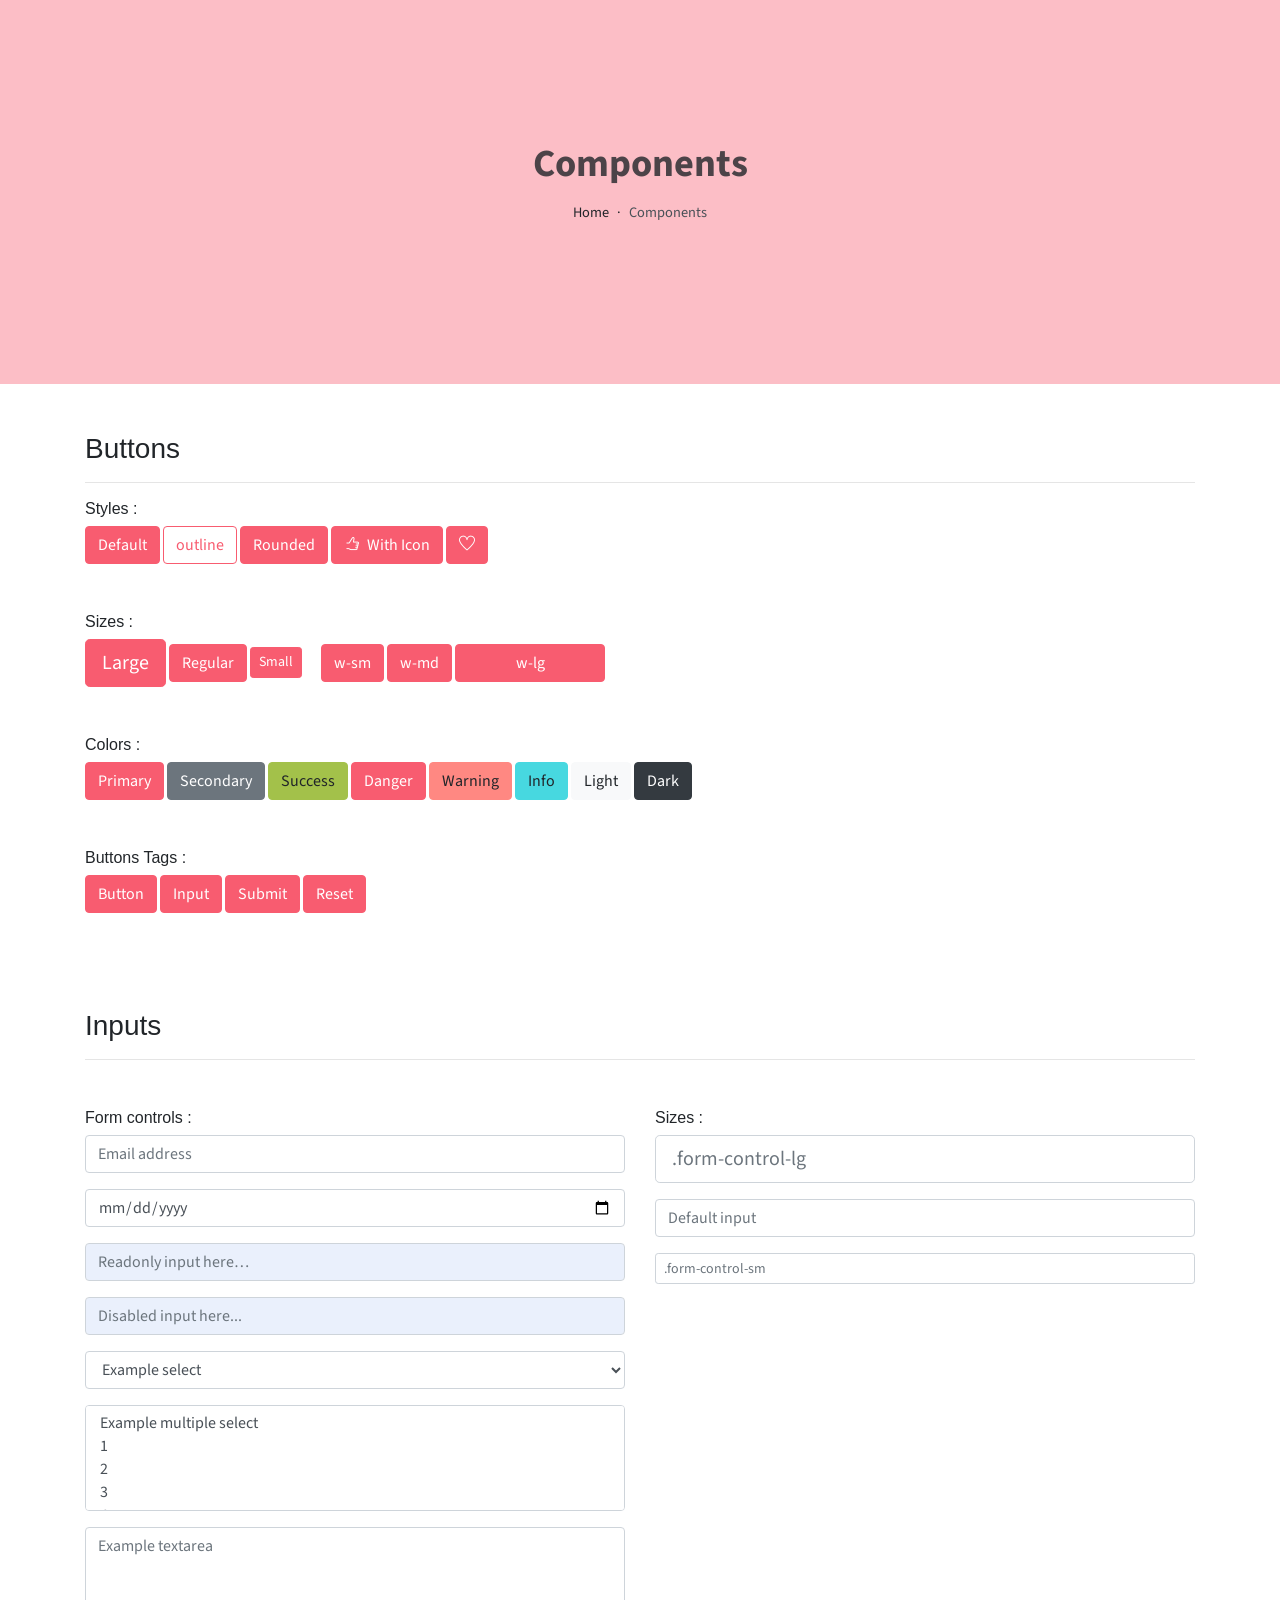
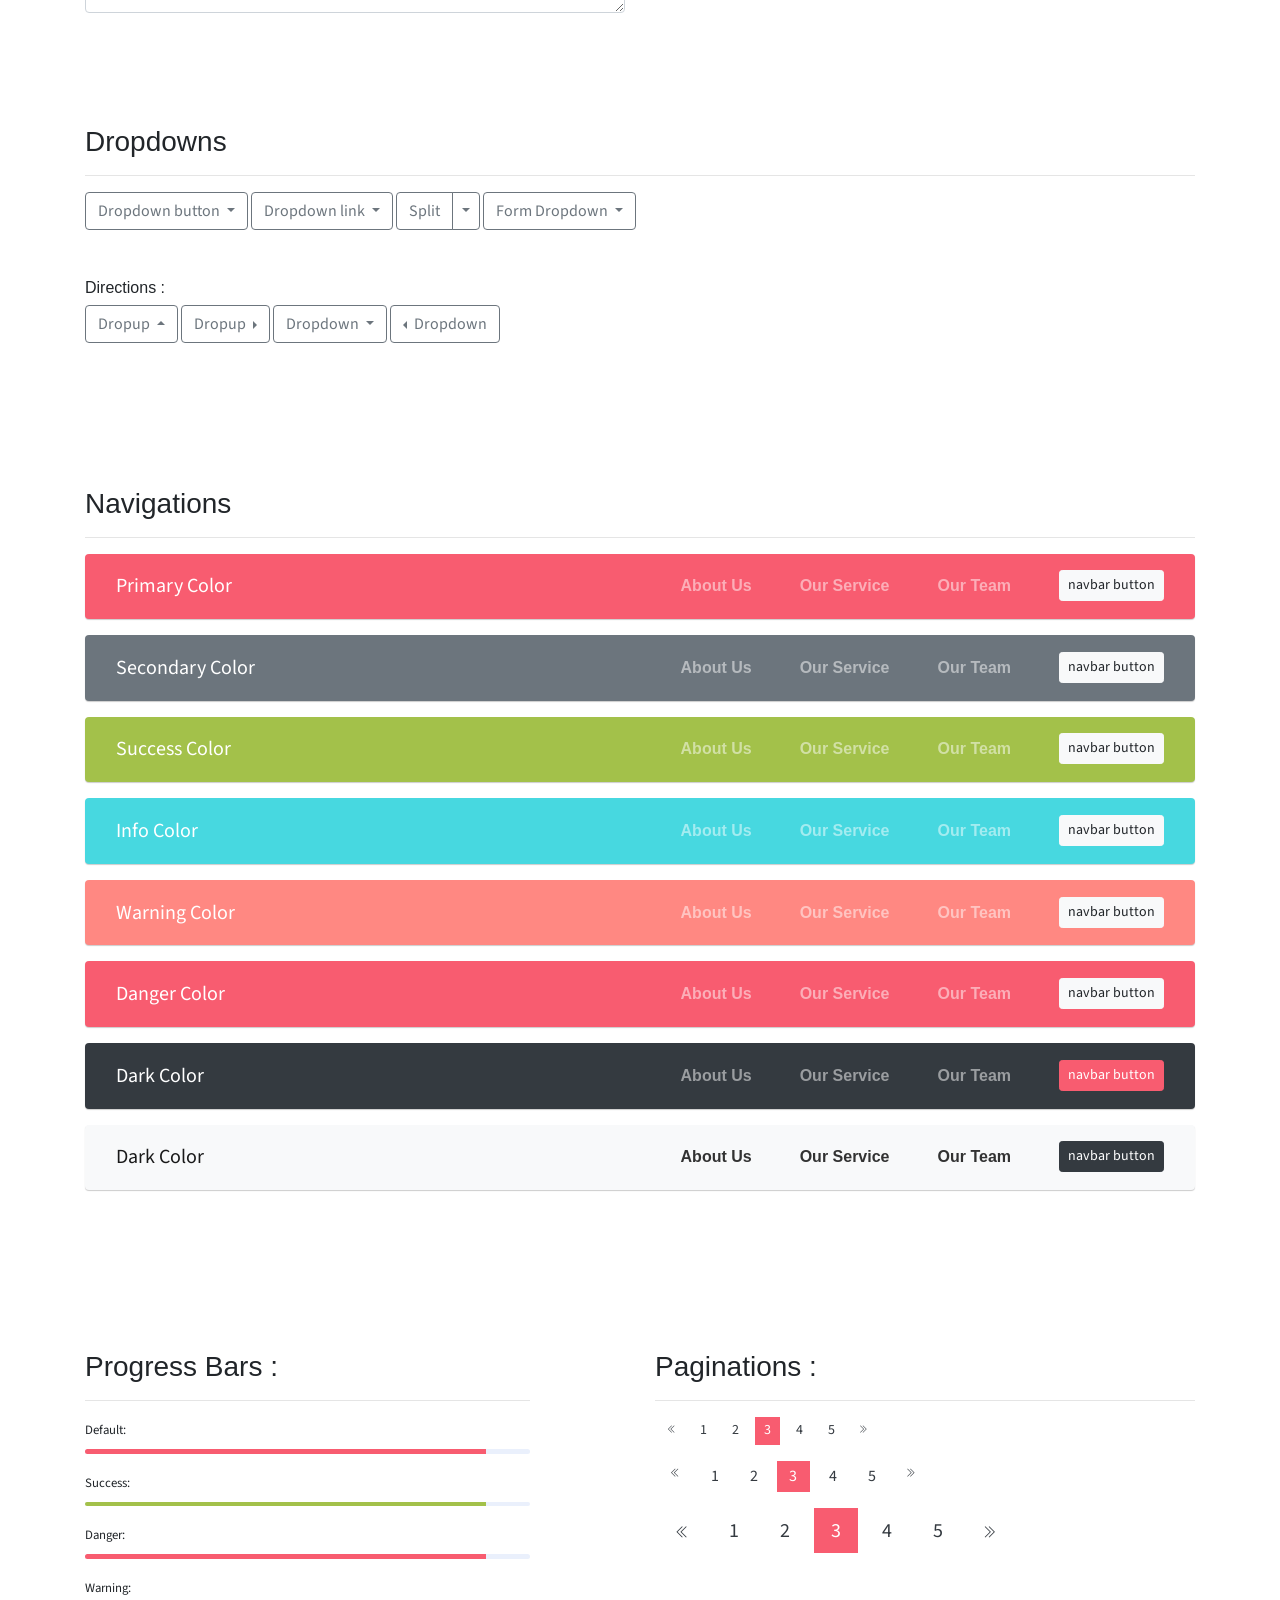
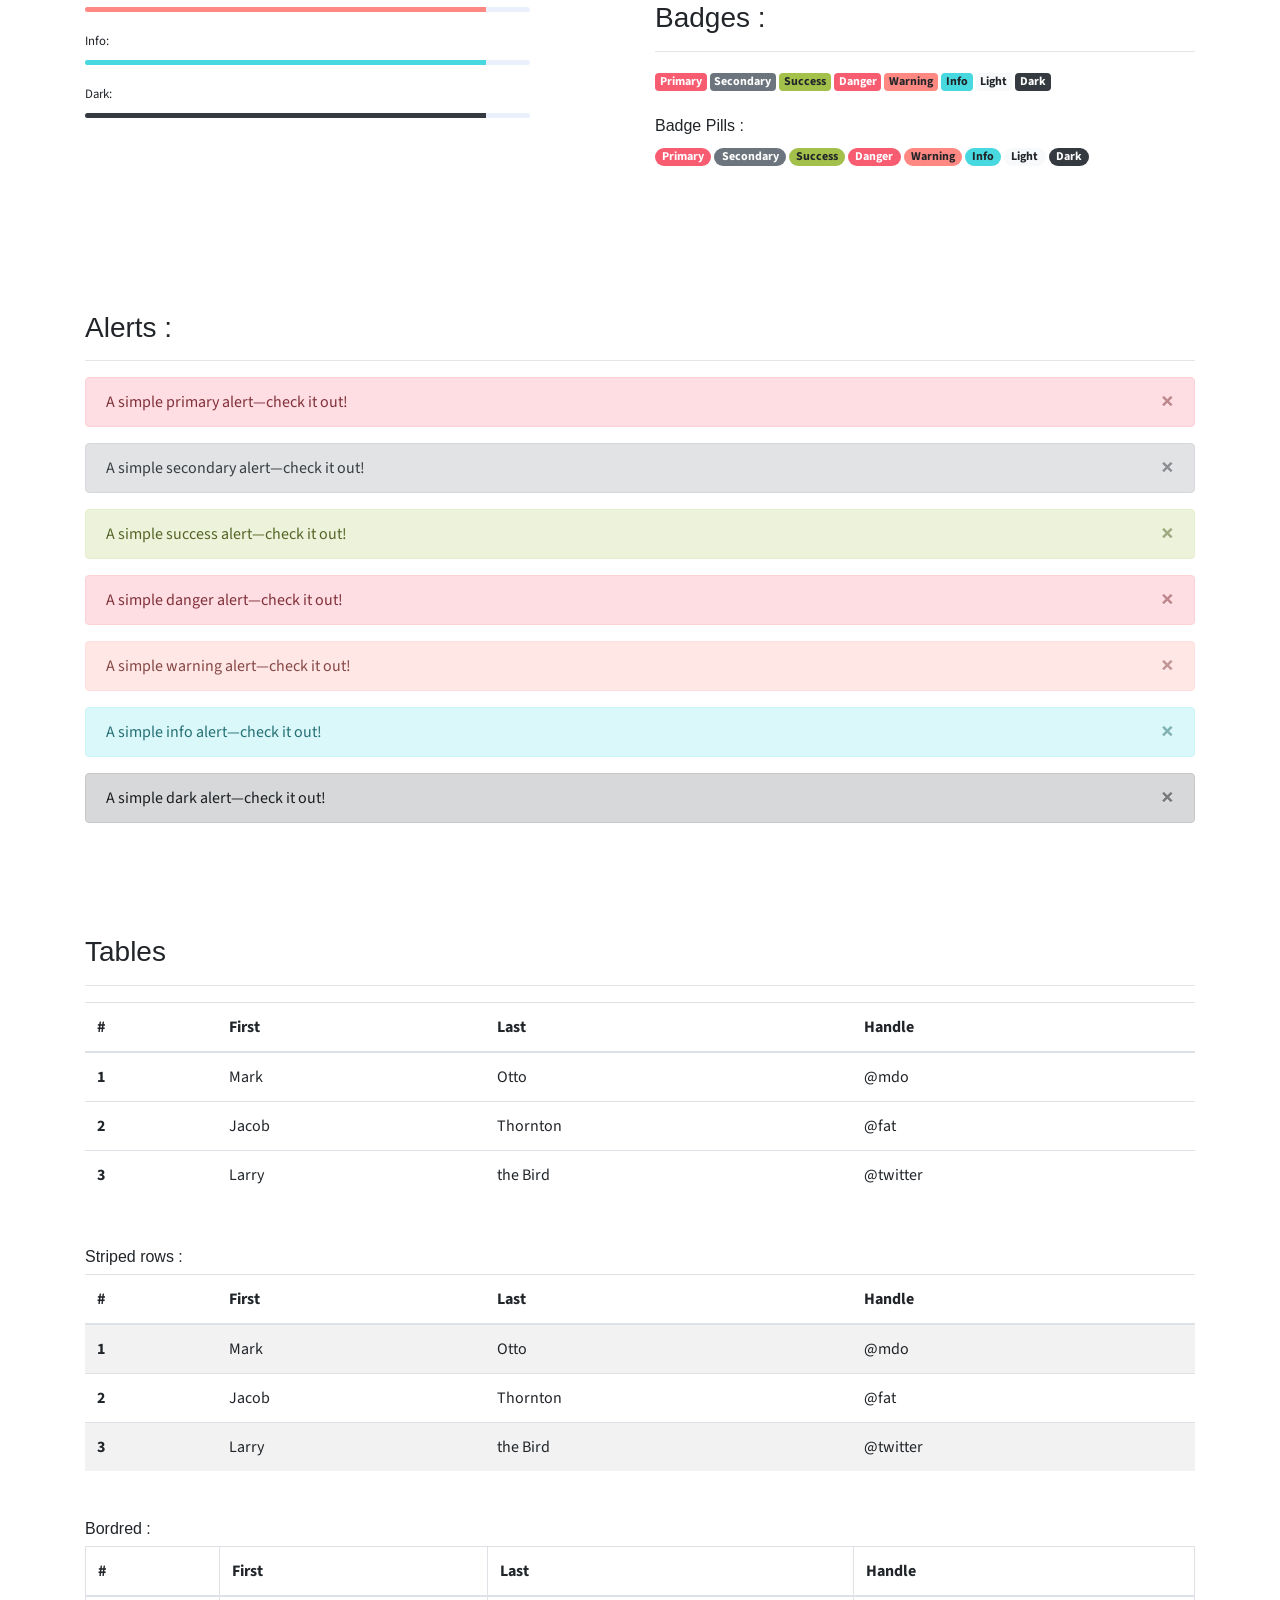
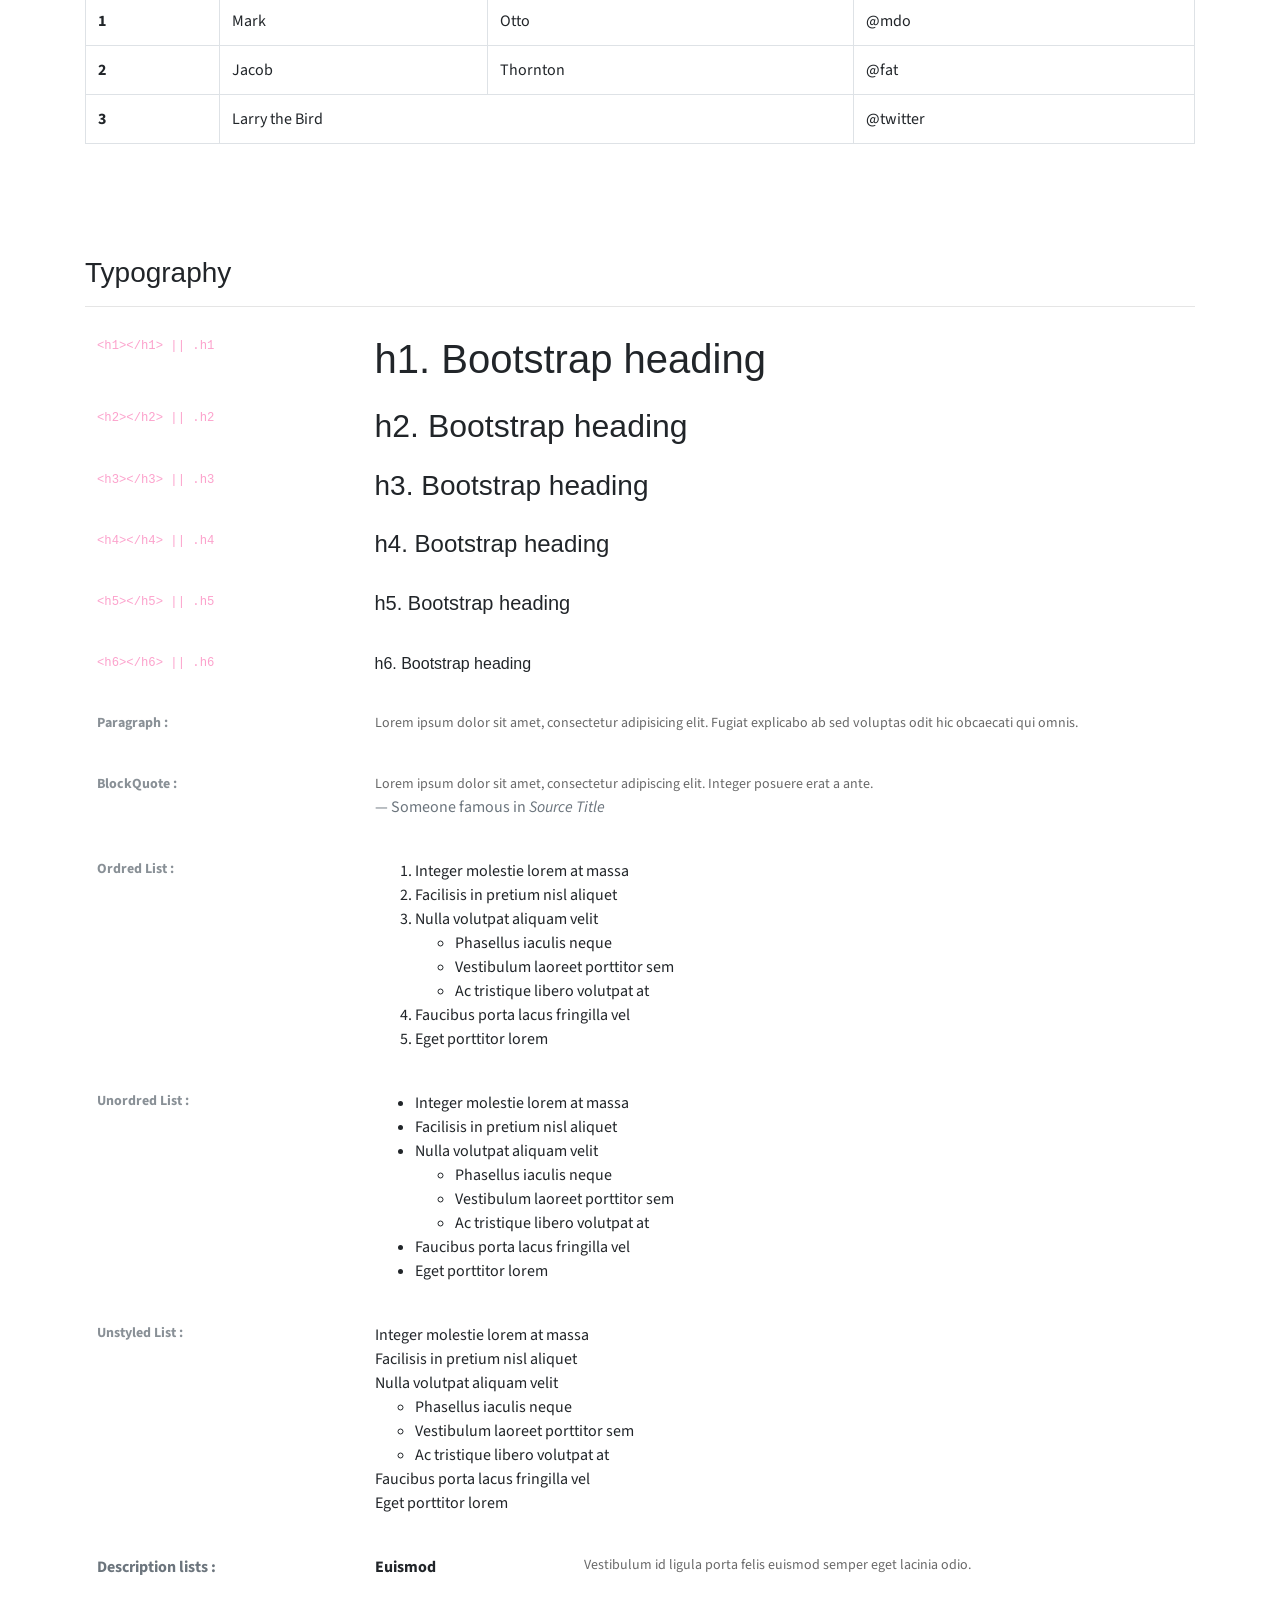
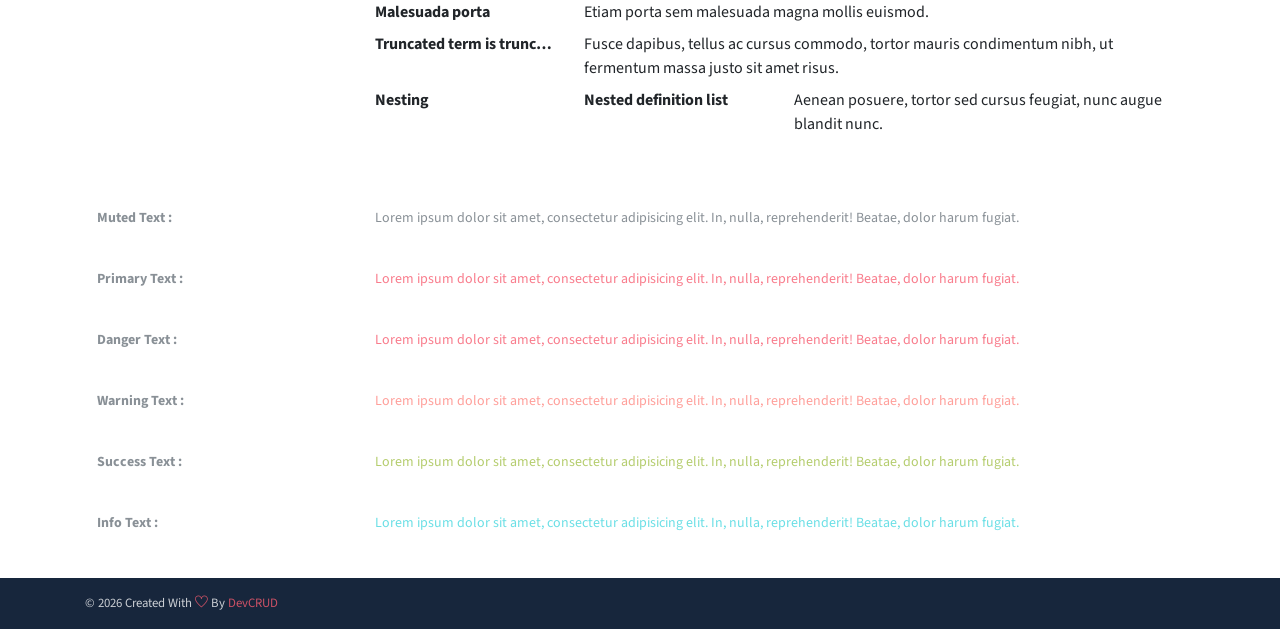
<file: components.html>
<!DOCTYPE html>
<html lang="en">
<head>
   <meta charset="utf-8">
   <meta name="viewport" content="width=device-width, initial-scale=1, shrink-to-fit=no">
   <meta name="description" content="Start your development with JohnDoe landing page.">
   <meta name="author" content="Devcrud">
   <title>JohnDoe Landing page | Components</title>
   <link rel="icon" href="assets/imgs/favicon.png" type="image/png">
   <!-- font icons -->
   <link rel="stylesheet" href="assets/vendors/themify-icons/css/themify-icons.css">
   <!-- Bootstrap + Steller  -->
   <link rel="stylesheet" href="assets/css/johndoe.css">
</head>
<body>

   <!-- Page Header -->
   <header class="header header-mini"> 
      <div class="header-title">Components</div> 
      <nav aria-label="breadcrumb">
         <ol class="breadcrumb">
            <li class="breadcrumb-item"><a href="index.html">Home</a></li>
            <li class="breadcrumb-item active" aria-current="page">Components</li>
         </ol>
      </nav>
   </header> <!-- End Of Page Header -->

   <!-- main content -->
   <div class="container">

      <!-- Buttons -->
      <h3 class="mt-5">Buttons</h3>
      <hr>
      <h6 class="section-secondary-title">Styles :</h6>
      <button class="btn btn-primary">Default</button>
      <button class="btn btn-outline-primary">outline</button>
      <button class="btn btn-primary rounded">Rounded</button>
      <button class="btn btn-primary rounded"><i class="ti-thumb-up pr-1"></i> With Icon</button>
      <button class="btn btn-primary circle"><i class="ti-heart"></i></button>

      <h6 class="section-secondary-title mt-5">Sizes :</h6>
      <button class="btn btn-primary btn-lg">Large</button>
      <button class="btn btn-primary ">Regular</button>
      <button class="btn btn-primary btn-sm">Small</button>
      <button class="btn btn-primary w-sm ml-3">w-sm</button>
      <button class="btn btn-primary w-md">w-md</button>
      <button class="btn btn-primary w-lg">w-lg</button>

      <h6 class="section-secondary-title mt-5">Colors :</h6>          
      <button type="button" class="btn btn-primary">Primary</button>
      <button type="button" class="btn btn-secondary">Secondary</button>
      <button type="button" class="btn btn-success">Success</button>
      <button type="button" class="btn btn-danger">Danger</button>
      <button type="button" class="btn btn-warning">Warning</button>
      <button type="button" class="btn btn-info">Info</button>
      <button type="button" class="btn btn-light">Light</button>
      <button type="button" class="btn btn-dark">Dark</button>

      <h6 class="section-secondary-title mt-5">Buttons Tags :</h6>
      <button class="btn btn-primary" type="submit">Button</button>
      <input class="btn btn-primary" type="button" value="Input">
      <input class="btn btn-primary" type="submit" value="Submit">
      <input class="btn btn-primary" type="reset" value="Reset">
      
      <!-- devider -->
      <div class="py-5"></div>

      <!-- Inputs -->
      <h3>Inputs</h3>
      <hr>
      <div class="row mt-5">
         <div class="col-md-6">
            <h6 class="section-secondary-title">Form controls :</h6>        
            <div class="form-group">
               <input type="email" class="form-control" id="exampleFormControlInput1" placeholder="Email address">
            </div>
            <div class="form-group">
               <input type="date" class="form-control" id="exampleFormControlInput1" placeholder="Date">
            </div>
            <div class="form-group">
               <input class="form-control" type="text" placeholder="Readonly input here…" readonly>
            </div>
            <div class="form-group">
               <input class="form-control" id="disabledInput" type="text" placeholder="Disabled input here..." disabled>
            </div>
            <div class="form-group">
               <select class="form-control" id="exampleFormControlSelect1">
                  <option>Example select</option>
                  <option>1</option>
                  <option>2</option>
                  <option>3</option>
                  <option>4</option>
                  <option>5</option>
               </select>
            </div>
            <div class="form-group">
               <select multiple class="form-control" id="exampleFormControlSelect2">
                  <option>Example multiple select</option>
                  <option>1</option>
                  <option>2</option>
                  <option>3</option>
                  <option>4</option>
                  <option>5</option>
               </select>
            </div>
            <div class="form-group">
               <textarea class="form-control" id="exampleFormControlTextarea1" rows="3" placeholder="Example textarea"></textarea>
            </div>
         </div>
         <div class="col-md-6">
            <h6 class="section-secondary-title">Sizes :</h6>    
            <div class="form-group">
               <input class="form-control form-control-lg" type="text" placeholder=".form-control-lg">             
            </div>
            <div class="form-group">
               <input class="form-control" type="text" placeholder="Default input">
            </div>
            <div class="form-group">
               <input class="form-control form-control-sm" type="text" placeholder=".form-control-sm"> 
            </div>
         </div>
      </div> <!-- end of inputs -->   

      <!-- devider -->
      <div class="py-5"></div>             

      <!-- Dropdowns -->
      <h3 class="components-section-title font-weight-normal">Dropdowns</h3>
      <hr>
      <div class="dropdown d-inline-block">
         <button class="btn btn-outline-secondary dropdown-toggle" type="button" id="dropdownMenuButton" data-toggle="dropdown" aria-haspopup="true" aria-expanded="false">
         Dropdown button
         </button>
         <div class="dropdown-menu" aria-labelledby="dropdownMenuButton">
         <a class="dropdown-item" href="#">Action</a>
         <a class="dropdown-item" href="#">Another action</a>
         <a class="dropdown-item" href="#">Something else here</a>
         </div>
      </div>
      <div class="dropdown d-inline-block">
         <a class="btn btn-outline-secondary dropdown-toggle" href="#" role="button" id="dropdownMenuLink" data-toggle="dropdown" aria-haspopup="true" aria-expanded="false">
            Dropdown link
         </a>
         <div class="dropdown-menu" aria-labelledby="dropdownMenuLink">
            <a class="dropdown-item" href="#">Action</a>
            <a class="dropdown-item" href="#">Another action</a>
            <a class="dropdown-item" href="#">Something else here</a>
         </div>
      </div>
      <div class="btn-group">
         <button type="button" class="btn btn-outline-secondary">Split</button>
         <button type="button" class="btn btn-outline-secondary dropdown-toggle dropdown-toggle-split" data-toggle="dropdown" aria-haspopup="true" aria-expanded="false">
         <span class="sr-only">Toggle Dropdown</span>
         </button>
         <div class="dropdown-menu">
            <a class="dropdown-item" href="#">Action</a>
            <a class="dropdown-item" href="#">Another action</a>
            <a class="dropdown-item" href="#">Something else here</a>
            <div class="dropdown-divider"></div>
            <a class="dropdown-item" href="#">Separated link</a>
         </div>
      </div>
      <div class="btn-group">
         <button class="btn btn-outline-secondary dropdown-toggle" type="button" id="dropdownMenuButton" data-toggle="dropdown" aria-haspopup="true" aria-expanded="false">
            Form Dropdown
         </button>
         <div class="dropdown-menu form">
            <form class="px-4 py-3">
               <div class="form-group">
                  <input type="email" class="form-control" id="exampleDropdownFormEmail1" placeholder="email@example.com">
               </div>
               <div class="form-group">
                  <input type="password" class="form-control" id="exampleDropdownFormPassword1" placeholder="Password">
               </div>
               <div class="form-check mb-3">
                  <input type="checkbox" class="form-check-input" id="dropdownCheck">
                  <label class="form-check-label" for="dropdownCheck">
                     Remember me
                  </label>
               </div>
               <button type="submit" class="btn btn-primary btn-block">Sign in</button>
            </form>
            <div class="dropdown-divider"></div>
            <a class="dropdown-item" href="#"><small>New around here? Sign up</small></a>
            <a class="dropdown-item" href="#"><small>Forgot password?</small></a>
         </div>
      </div>       
      <h6 class="section-secondary-title mt-5">Directions :</h6>  
      <div class="btn-group dropup">
         <button type="button" class="btn btn-outline-secondary dropdown-toggle" data-toggle="dropdown" aria-haspopup="true" aria-expanded="false">
            Dropup
         </button>
         <div class="dropdown-menu">
            <a class="dropdown-item" href="#">Action</a>
            <a class="dropdown-item" href="#">Another action</a>
            <a class="dropdown-item" href="#">Something else here</a>
            <div class="dropdown-divider"></div>
            <a class="dropdown-item" href="#">Separated link</a>
         </div>
      </div>
      <div class="btn-group dropright">
         <button type="button" class="btn btn-outline-secondary dropdown-toggle" data-toggle="dropdown" aria-haspopup="true" aria-expanded="false">
            Dropup
         </button>
         <div class="dropdown-menu">
            <a class="dropdown-item" href="#">Action</a>
            <a class="dropdown-item" href="#">Another action</a>
            <a class="dropdown-item" href="#">Something else here</a>
            <div class="dropdown-divider"></div>
            <a class="dropdown-item" href="#">Separated link</a>
         </div>
      </div>
      <div class="btn-group">
         <button type="button" class="btn btn-outline-secondary dropdown-toggle" data-toggle="dropdown" aria-haspopup="true" aria-expanded="false">
            Dropdown
         </button>
         <div class="dropdown-menu">
            <a class="dropdown-item" href="#">Action</a>
            <a class="dropdown-item" href="#">Another action</a>
            <a class="dropdown-item" href="#">Something else here</a>
            <div class="dropdown-divider"></div>
            <a class="dropdown-item" href="#">Separated link</a>
         </div>
      </div>
      <div class="btn-group dropleft">
         <button type="button" class="btn btn-outline-secondary dropdown-toggle" data-toggle="dropdown" aria-haspopup="true" aria-expanded="false">
            Dropdown
         </button>
         <div class="dropdown-menu">
            <a class="dropdown-item" href="#">Action</a>
            <a class="dropdown-item" href="#">Another action</a>
            <a class="dropdown-item" href="#">Something else here</a>
            <div class="dropdown-divider"></div>
            <a class="dropdown-item" href="#">Separated link</a>
         </div>
      </div> <!-- end of Dropdowns -->  

      <!-- devider -->
      <div class="py-5"></div>   

      <!-- navbars -->
      <h3 class="components-section-title font-weight-normal mt-5">Navigations</h3>
      <hr>
      <nav class="navbar navbar-expand-sm navbar-dark bg-primary rounded shadow mb-3">
         <div class="container">
            <a class="navbar-brand" href="#">Primary Color</a>
            <button class="navbar-toggler ml-auto" type="button" data-toggle="collapse" data-target="#navbarSupportedContent" aria-controls="navbarSupportedContent" aria-expanded="false" aria-label="Toggle navigation">
            <span class="navbar-toggler-icon"></span>
            </button>
            <div class="collapse navbar-collapse" id="navbarSupportedContent">
               <ul class="navbar-nav ml-auto"> 
                  <li class="nav-item">
                     <a class="nav-link" href="#about">About Us</a>
                  </li>
                  <li class="nav-item">
                     <a class="nav-link" href="#service">Our Service</a>
                  </li>
                  <li class="nav-item">
                     <a class="nav-link" href="#team">Our Team</a>
                  </li>
                  <li class="nav-item">
                     <a href="#book-table" class="ml-4 mt-1 btn btn-light btn-sm">navbar button</a>
                  </li>
               </ul>                       
            </div>
         </div>
      </nav>
      <nav class="navbar navbar-expand-sm navbar-dark bg-secondary rounded shadow mb-3">
         <div class="container">
            <a class="navbar-brand" href="#">Secondary Color</a>
            <button class="navbar-toggler ml-auto" type="button" data-toggle="collapse" data-target="#navbarSupportedContent" aria-controls="navbarSupportedContent" aria-expanded="false" aria-label="Toggle navigation">
            <span class="navbar-toggler-icon"></span>
            </button>
            <div class="collapse navbar-collapse" id="navbarSupportedContent">
               <ul class="navbar-nav ml-auto"> 
                  <li class="nav-item">
                     <a class="nav-link" href="#about">About Us</a>
                  </li>
                  <li class="nav-item">
                     <a class="nav-link" href="#service">Our Service</a>
                  </li>
                  <li class="nav-item">
                     <a class="nav-link" href="#team">Our Team</a>
                  </li>
                  <li class="nav-item">
                     <a href="#book-table" class="ml-4 mt-1 btn btn-light btn-sm">navbar button</a>
                  </li>
               </ul>                       
            </div>
         </div>
      </nav>
      <nav class="navbar navbar-expand-sm navbar-dark bg-success rounded shadow mb-3">
         <div class="container">
            <a class="navbar-brand" href="#">Success Color</a>
            <button class="navbar-toggler ml-auto" type="button" data-toggle="collapse" data-target="#navbarSupportedContent" aria-controls="navbarSupportedContent" aria-expanded="false" aria-label="Toggle navigation">
            <span class="navbar-toggler-icon"></span>
            </button>
            <div class="collapse navbar-collapse" id="navbarSupportedContent">
               <ul class="navbar-nav ml-auto"> 
                  <li class="nav-item">
                     <a class="nav-link" href="#about">About Us</a>
                  </li>
                  <li class="nav-item">
                     <a class="nav-link" href="#service">Our Service</a>
                  </li>
                  <li class="nav-item">
                     <a class="nav-link" href="#team">Our Team</a>
                  </li>
                  <li class="nav-item">
                     <a href="#book-table" class="ml-4 mt-1 btn btn-light btn-sm">navbar button</a>
                  </li>
               </ul>                       
            </div>
         </div>
      </nav>
      <nav class="navbar navbar-expand-sm navbar-dark bg-info rounded shadow mb-3">
         <div class="container">
            <a class="navbar-brand" href="#">Info Color</a>
            <button class="navbar-toggler ml-auto" type="button" data-toggle="collapse" data-target="#navbarSupportedContent" aria-controls="navbarSupportedContent" aria-expanded="false" aria-label="Toggle navigation">
            <span class="navbar-toggler-icon"></span>
            </button>
            <div class="collapse navbar-collapse" id="navbarSupportedContent">
               <ul class="navbar-nav ml-auto"> 
                  <li class="nav-item">
                     <a class="nav-link" href="#about">About Us</a>
                  </li>
                  <li class="nav-item">
                     <a class="nav-link" href="#service">Our Service</a>
                  </li>
                  <li class="nav-item">
                     <a class="nav-link" href="#team">Our Team</a>
                  </li>
                  <li class="nav-item">
                     <a href="#book-table" class="ml-4 mt-1 btn btn-light btn-sm">navbar button</a>
                  </li>
               </ul>                       
            </div>
         </div>
      </nav>
      <nav class="navbar navbar-expand-sm navbar-dark bg-warning rounded shadow mb-3">
         <div class="container">
            <a class="navbar-brand" href="#">Warning Color</a>
            <button class="navbar-toggler ml-auto" type="button" data-toggle="collapse" data-target="#navbarSupportedContent" aria-controls="navbarSupportedContent" aria-expanded="false" aria-label="Toggle navigation">
            <span class="navbar-toggler-icon"></span>
            </button>
            <div class="collapse navbar-collapse" id="navbarSupportedContent">
               <ul class="navbar-nav ml-auto"> 
                  <li class="nav-item">
                     <a class="nav-link" href="#about">About Us</a>
                  </li>
                  <li class="nav-item">
                     <a class="nav-link" href="#service">Our Service</a>
                  </li>
                  <li class="nav-item">
                     <a class="nav-link" href="#team">Our Team</a>
                  </li>
                  <li class="nav-item">
                     <a href="#book-table" class="ml-4 mt-1 btn btn-light btn-sm">navbar button</a>
                  </li>
               </ul>                       
            </div>
         </div>
      </nav>
      <nav class="navbar navbar-expand-sm navbar-dark bg-danger rounded shadow mb-3">
         <div class="container">
            <a class="navbar-brand" href="#">Danger Color</a>
            <button class="navbar-toggler ml-auto" type="button" data-toggle="collapse" data-target="#navbarSupportedContent" aria-controls="navbarSupportedContent" aria-expanded="false" aria-label="Toggle navigation">
            <span class="navbar-toggler-icon"></span>
            </button>
            <div class="collapse navbar-collapse" id="navbarSupportedContent">
               <ul class="navbar-nav ml-auto"> 
                  <li class="nav-item">
                     <a class="nav-link" href="#about">About Us</a>
                  </li>
                  <li class="nav-item">
                     <a class="nav-link" href="#service">Our Service</a>
                  </li>
                  <li class="nav-item">
                     <a class="nav-link" href="#team">Our Team</a>
                  </li>
                  <li class="nav-item">
                     <a href="#book-table" class="ml-4 mt-1 btn btn-light btn-sm">navbar button</a>
                  </li>
               </ul>                       
            </div>
         </div>
      </nav>
      <nav class="navbar navbar-expand-sm navbar-dark bg-dark rounded shadow mb-3">
         <div class="container">
            <a class="navbar-brand" href="#">Dark Color</a>
            <button class="navbar-toggler ml-auto" type="button" data-toggle="collapse" data-target="#navbarSupportedContent" aria-controls="navbarSupportedContent" aria-expanded="false" aria-label="Toggle navigation">
            <span class="navbar-toggler-icon"></span>
            </button>
            <div class="collapse navbar-collapse" id="navbarSupportedContent">
               <ul class="navbar-nav ml-auto"> 
                  <li class="nav-item">
                     <a class="nav-link" href="#about">About Us</a>
                  </li>
                  <li class="nav-item">
                     <a class="nav-link" href="#service">Our Service</a>
                  </li>
                  <li class="nav-item">
                     <a class="nav-link" href="#team">Our Team</a>
                  </li>
                  <li class="nav-item">
                     <a href="#book-table" class="ml-4 mt-1 btn btn-primary btn-sm">navbar button</a>
                  </li>
               </ul>                       
            </div>
         </div>
      </nav>
      <nav class="navbar navbar-expand-sm navbar-light bg-light rounded shadow mb-3">
         <div class="container">
            <a class="navbar-brand" href="#">Dark Color</a>
            <button class="navbar-toggler ml-auto" type="button" data-toggle="collapse" data-target="#navbarSupportedContent" aria-controls="navbarSupportedContent" aria-expanded="false" aria-label="Toggle navigation">
            <span class="navbar-toggler-icon"></span>
            </button>
            <div class="collapse navbar-collapse" id="navbarSupportedContent">
               <ul class="navbar-nav ml-auto"> 
                  <li class="nav-item">
                     <a class="nav-link" href="#about">About Us</a>
                  </li>
                  <li class="nav-item">
                     <a class="nav-link" href="#service">Our Service</a>
                  </li>
                  <li class="nav-item">
                     <a class="nav-link" href="#team">Our Team</a>
                  </li>
                  <li class="nav-item">
                     <a href="#book-table" class="ml-4 mt-1 btn btn-dark btn-sm">navbar button</a>
                  </li>
               </ul>                       
            </div>
         </div>
      </nav>
      <!-- End of navbars -->

      <!-- devider -->
      <div class="py-5"></div>   
      
      <!-- progress bars -->
      <div class="row justify-content-between">
         <div class="col-md-5">
            <h3 class="components-section-title font-weight-normal mt-5">Progress Bars :</h3>
            <hr>
            <small>Default: </small>
            <div class="progress mt-2 mb-3">
               <div class="progress-bar" role="progressbar" style="width: 90%" aria-valuenow="25" aria-valuemin="0" aria-valuemax="100"></div>
            </div>
            <small>Success:</small>
            <div class="progress mt-2 mb-3">
               <div class="progress-bar bg-success" role="progressbar" style="width: 90%" aria-valuenow="25" aria-valuemin="0" aria-valuemax="100"></div>
            </div>
            <small>Danger:</small>
            <div class="progress mt-2 mb-3">
               <div class="progress-bar bg-danger" role="progressbar" style="width: 90%" aria-valuenow="25" aria-valuemin="0" aria-valuemax="100"></div>
            </div>
            <small>Warning:</small>
            <div class="progress mt-2 mb-3">
               <div class="progress-bar bg-warning" role="progressbar" style="width: 90%" aria-valuenow="25" aria-valuemin="0" aria-valuemax="100"></div>
            </div>
            <small>Info:</small>
            <div class="progress mt-2 mb-3">
               <div class="progress-bar bg-info" role="progressbar" style="width: 90%" aria-valuenow="25" aria-valuemin="0" aria-valuemax="100"></div>
            </div>
            <small>Dark:</small>
            <div class="progress mt-2 mb-3">
               <div class="progress-bar bg-dark" role="progressbar" style="width: 90%" aria-valuenow="25" aria-valuemin="0" aria-valuemax="100"></div>
            </div>
         </div>
         <div class="col-md-6">
            <h3 class="components-section-title font-weight-normal mt-5">Paginations :</h3>
            <hr>
            <nav aria-label="Page navigation example">
               <ul class="pagination pagination-sm">
                  <li class="page-item"><a class="page-link" href="#"><i class="ti-angle-double-left"></i></a></li>
                  <li class="page-item"><a class="page-link" href="#">1</a></li>
                  <li class="page-item"><a class="page-link" href="#">2</a></li>
                  <li class="page-item active"><a class="page-link" href="#">3</a></li>
                  <li class="page-item"><a class="page-link" href="#">4</a></li>
                  <li class="page-item"><a class="page-link" href="#">5</a></li>
                  <li class="page-item"><a class="page-link" href="#"><i class="ti-angle-double-right"></i></a></li>
               </ul>
            </nav>
            <nav aria-label="Page navigation example">
               <ul class="pagination">
               <li class="page-item"><a class="page-link" href="#"><i class="ti-angle-double-left"></i></a></li>
                  <li class="page-item"><a class="page-link" href="#">1</a></li>
                  <li class="page-item"><a class="page-link" href="#">2</a></li>
                  <li class="page-item active"><a class="page-link" href="#">3</a></li>
                  <li class="page-item"><a class="page-link" href="#">4</a></li>
                  <li class="page-item"><a class="page-link" href="#">5</a></li>
                  <li class="page-item"><a class="page-link" href="#"><i class="ti-angle-double-right"></i></a></li>
               </ul>
            </nav>
            <nav aria-label="Page navigation example">
               <ul class="pagination pagination-lg">
                  <li class="page-item"><a class="page-link" href="#"><i class="ti-angle-double-left"></i></a></li>
                  <li class="page-item"><a class="page-link" href="#">1</a></li>
                  <li class="page-item"><a class="page-link" href="#">2</a></li>
                  <li class="page-item active"><a class="page-link" href="#">3</a></li>
                  <li class="page-item"><a class="page-link" href="#">4</a></li>
                  <li class="page-item"><a class="page-link" href="#">5</a></li>
                  <li class="page-item"><a class="page-link" href="#"><i class="ti-angle-double-right"></i></a></li>
               </ul>
            </nav>

            <!-- Badges -->
            <h3 class="components-section-title font-weight-normal mt-5">Badges :</h3>
            <hr>
            <span class="badge badge-primary">Primary</span>
            <span class="badge badge-secondary">Secondary</span>
            <span class="badge badge-success">Success</span>
            <span class="badge badge-danger">Danger</span>
            <span class="badge badge-warning">Warning</span>
            <span class="badge badge-info">Info</span>
            <span class="badge badge-light">Light</span>
            <span class="badge badge-dark">Dark</span>
            <h6 class="section-secondary-title mt-4 mb-2">Badge Pills :</h6>
            <span class="badge badge-pill badge-primary">Primary</span>
            <span class="badge badge-pill badge-secondary">Secondary</span>
            <span class="badge badge-pill badge-success">Success</span>
            <span class="badge badge-pill badge-danger">Danger</span>
            <span class="badge badge-pill badge-warning">Warning</span>
            <span class="badge badge-pill badge-info">Info</span>
            <span class="badge badge-pill badge-light">Light</span>
            <span class="badge badge-pill badge-dark">Dark</span>
         </div>
      </div> <!-- End of Progress bars -->

      <!-- devider -->
      <div class="py-5"></div>  

      <!-- Alerts -->
      <h3 class="components-section-title font-weight-normal mt-5">Alerts :</h3>
      <hr>
      <div class="alert alert-primary alert-dismissible fade show" role="alert">
         A simple primary alert—check it out!
         <button type="button" class="close" data-dismiss="alert" aria-label="Close">
            <span aria-hidden="true">&times;</span>
         </button>
      </div>
      <div class="alert alert-secondary alert-dismissible fade show" role="alert">
         A simple secondary alert—check it out!
         <button type="button" class="close" data-dismiss="alert" aria-label="Close">
            <span aria-hidden="true">&times;</span>
         </button>
      </div>
      <div class="alert alert-success alert-dismissible fade show" role="alert">
         A simple success alert—check it out!
         <button type="button" class="close" data-dismiss="alert" aria-label="Close">
            <span aria-hidden="true">&times;</span>
         </button>
      </div>
      <div class="alert alert-danger alert-dismissible fade show" role="alert">
         A simple danger alert—check it out!
         <button type="button" class="close" data-dismiss="alert" aria-label="Close">
            <span aria-hidden="true">&times;</span>
         </button>
      </div>
      <div class="alert alert-warning alert-dismissible fade show" role="alert">
         A simple warning alert—check it out!
         <button type="button" class="close" data-dismiss="alert" aria-label="Close">
            <span aria-hidden="true">&times;</span>
         </button>
      </div>
      <div class="alert alert-info alert-dismissible fade show" role="alert">
         A simple info alert—check it out!
         <button type="button" class="close" data-dismiss="alert" aria-label="Close">
            <span aria-hidden="true">&times;</span>
         </button>
      </div>
      <div class="alert alert-dark alert-dismissible fade show" role="alert">
         A simple dark alert—check it out!
         <button type="button" class="close" data-dismiss="alert" aria-label="Close">
            <span aria-hidden="true">&times;</span>
         </button>
      </div>
      <!-- end of alerts -->

      <!-- devider -->
      <div class="py-5"></div> 
   
      <!-- tables -->
      <h3 class="components-section-title">Tables</h3>
      <hr>
      <table class="table">
         <thead>
            <tr>
               <th scope="col">#</th>
               <th scope="col">First</th>
               <th scope="col">Last</th>
               <th scope="col">Handle</th>
            </tr>
         </thead>
         <tbody>
            <tr>
               <th scope="row">1</th>
               <td>Mark</td>
               <td>Otto</td>
               <td>@mdo</td>
            </tr>
            <tr>
               <th scope="row">2</th>
               <td>Jacob</td>
               <td>Thornton</td>
               <td>@fat</td>
            </tr>
            <tr>
               <th scope="row">3</th>
               <td>Larry</td>
               <td>the Bird</td>
               <td>@twitter</td>
            </tr>
         </tbody>
      </table>

      <h6 class="section-secondary-title mt-5">Striped rows :</h6>
      <table class="table table-striped">
         <thead>
            <tr>
               <th scope="col">#</th>
               <th scope="col">First</th>
               <th scope="col">Last</th>
               <th scope="col">Handle</th>
            </tr>
         </thead>
         <tbody>
            <tr>
               <th scope="row">1</th>
               <td>Mark</td>
               <td>Otto</td>
               <td>@mdo</td>
            </tr>
            <tr>
               <th scope="row">2</th>
               <td>Jacob</td>
               <td>Thornton</td>
               <td>@fat</td>
            </tr>
            <tr>
               <th scope="row">3</th>
               <td>Larry</td>
               <td>the Bird</td>
               <td>@twitter</td>
            </tr>
         </tbody>
      </table>

      <h6 class="section-secondary-title mt-5">Bordred :</h6>
      <table class="table table-bordered">
         <thead>
            <tr>
               <th scope="col">#</th>
               <th scope="col">First</th>
               <th scope="col">Last</th>
               <th scope="col">Handle</th>
            </tr>
         </thead>
         <tbody>
            <tr>
               <th scope="row">1</th>
               <td>Mark</td>
               <td>Otto</td>
               <td>@mdo</td>
            </tr>
            <tr>
               <th scope="row">2</th>
               <td>Jacob</td>
               <td>Thornton</td>
               <td>@fat</td>
            </tr>
            <tr>
               <th scope="row">3</th>
               <td colspan="2">Larry the Bird</td>
               <td>@twitter</td>
            </tr>
         </tbody>
      </table>
      <!-- end of tables -->

      <!-- devider -->
      <div class="py-5"></div> 

      <!-- typography -->
      <h3 class="components-section-title">Typography</h3>
      <hr>
     
      <table class="table table-borderless v-align-center">
         <tbody>
            <tr>
               <td>
                  <p><code class="highlighter-rouge">&lt;h1&gt;&lt;/h1&gt; || .h1</code></p>
               </td>
               <td class="w-75"><span class="h1">h1. Bootstrap heading</span></td>
            </tr>
            <tr>
               <td>
                  <p><code class="highlighter-rouge">&lt;h2&gt;&lt;/h2&gt; || .h2</code></p>
               </td>
               <td><span class="h2">h2. Bootstrap heading</span></td>
            </tr>
            <tr>
               <td>
                  <p><code class="highlighter-rouge">&lt;h3&gt;&lt;/h3&gt; || .h3</code></p>
               </td>
               <td><span class="h3">h3. Bootstrap heading</span></td>
            </tr>
            <tr>
               <td>
                  <p><code class="highlighter-rouge">&lt;h4&gt;&lt;/h4&gt; || .h4</code></p>
               </td>
               <td><span class="h4">h4. Bootstrap heading</span></td>
            </tr>
            <tr>
               <td>
                  <p><code class="highlighter-rouge">&lt;h5&gt;&lt;/h5&gt; || .h5</code></p>
               </td>
               <td><span class="h5">h5. Bootstrap heading</span></td>
            </tr>
            <tr>
               <td>
                  <p><code class="highlighter-rouge">&lt;h6&gt;&lt;/h6&gt; || .h6</code></p>
               </td>
               <td><span class="h6">h6. Bootstrap heading</span></td>
            </tr>
            <tr>
               <td>
                  <p class="font-weight-bold text-muted">Paragraph :</p>
               </td>
               <td><p>Lorem ipsum dolor sit amet, consectetur adipisicing elit. Fugiat explicabo ab sed voluptas odit hic obcaecati qui omnis.</p></td>
            </tr>
            <tr>
               <td>
                  <p class="font-weight-bold text-muted">BlockQuote :</p>
               </td>
               <td>
                  <blockquote class="blockquote">
                     <p class="mb-0">Lorem ipsum dolor sit amet, consectetur adipiscing elit. Integer posuere erat a ante.</p>
                     <footer class="blockquote-footer">Someone famous in <cite title="Source Title">Source Title</cite></footer>
                  </blockquote>
               </td>
            </tr>

            
            <tr>
               <td><p class="font-weight-bold text-muted">Ordred List :</p></td>
               <td>
                  <ol>
                     <li>Integer molestie lorem at massa</li>
                     <li>Facilisis in pretium nisl aliquet</li>
                     <li>Nulla volutpat aliquam velit
                        <ul>
                           <li>Phasellus iaculis neque</li>
                           <li>Vestibulum laoreet porttitor sem</li>
                           <li>Ac tristique libero volutpat at</li>
                        </ul>
                     </li>
                     <li>Faucibus porta lacus fringilla vel</li>
                     <li>Eget porttitor lorem</li>
                  </ol>
               </td>
            </tr>
            <tr>
               <td><p class="font-weight-bold text-muted">Unordred List :</p></td>
               <td>
                  <ul >
                     <li>Integer molestie lorem at massa</li>
                     <li>Facilisis in pretium nisl aliquet</li>
                     <li>Nulla volutpat aliquam velit
                        <ul>
                           <li>Phasellus iaculis neque</li>
                           <li>Vestibulum laoreet porttitor sem</li>
                           <li>Ac tristique libero volutpat at</li>
                        </ul>
                     </li>
                     <li>Faucibus porta lacus fringilla vel</li>
                     <li>Eget porttitor lorem</li>
                  </ul>
               </td>
            </tr>
            <tr>
               <td><p class="font-weight-bold text-muted">Unstyled List :</p></td>
               <td>
                  <ul class="list-unstyled">
                     <li>Integer molestie lorem at massa</li>
                     <li>Facilisis in pretium nisl aliquet</li>
                     <li>Nulla volutpat aliquam velit
                        <ul>
                           <li>Phasellus iaculis neque</li>
                           <li>Vestibulum laoreet porttitor sem</li>
                           <li>Ac tristique libero volutpat at</li>
                        </ul>
                     </li>
                     <li>Faucibus porta lacus fringilla vel</li>
                     <li>Eget porttitor lorem</li>
                  </ul>
               </td>
            </tr>
            <tr>
               <td class="font-weight-bold text-muted">Description lists : </td>
               <td>
                  <dl class="row">
                     <dt class="col-sm-3">Euismod</dt>
                     <dd class="col-sm-9">
                        <p>Vestibulum id ligula porta felis euismod semper eget lacinia odio.</p>
                     </dd>

                     <dt class="col-sm-3">Malesuada porta</dt>
                     <dd class="col-sm-9">Etiam porta sem malesuada magna mollis euismod.</dd>

                     <dt class="col-sm-3 text-truncate">Truncated term is truncated</dt>
                     <dd class="col-sm-9">Fusce dapibus, tellus ac cursus commodo, tortor mauris condimentum nibh, ut fermentum massa justo sit amet risus.</dd>

                     <dt class="col-sm-3">Nesting</dt>
                     <dd class="col-sm-9">
                        <dl class="row">
                           <dt class="col-sm-4">Nested definition list</dt>
                           <dd class="col-sm-8">Aenean posuere, tortor sed cursus feugiat, nunc augue blandit nunc.</dd>
                        </dl>
                     </dd>
                  </dl>
               </td>
            </tr>
            <tr>
               <td>
                  <p class="font-weight-bold text-muted">Muted Text :</p>
               </td>
               <td>
                  <p class="text-muted">Lorem ipsum dolor sit amet, consectetur adipisicing elit. In, nulla, reprehenderit! Beatae, dolor harum fugiat.</p>
               </td>
            </tr>
            <tr>
               <td>
                  <p class="font-weight-bold text-muted">Primary Text :</p>
               </td>
               <td>
                  <p class="text-primary">Lorem ipsum dolor sit amet, consectetur adipisicing elit. In, nulla, reprehenderit! Beatae, dolor harum fugiat.</p>
               </td>
            </tr>
            <tr>
               <td>
                  <p class="font-weight-bold text-muted">Danger Text :</p>
               </td>
               <td>
                  <p class="text-danger">Lorem ipsum dolor sit amet, consectetur adipisicing elit. In, nulla, reprehenderit! Beatae, dolor harum fugiat.</p>
               </td>
            </tr>
            <tr>
               <td>
                  <p class="font-weight-bold text-muted">Warning Text :</p>
               </td>
               <td>
                  <p class="text-warning">Lorem ipsum dolor sit amet, consectetur adipisicing elit. In, nulla, reprehenderit! Beatae, dolor harum fugiat.</p>
               </td>
            </tr>
            <tr>
               <td>
                  <p class="font-weight-bold text-muted">Success Text :</p>
               </td>
               <td>
                  <p class="text-success">Lorem ipsum dolor sit amet, consectetur adipisicing elit. In, nulla, reprehenderit! Beatae, dolor harum fugiat.</p>
               </td>
            </tr>
            <tr>
               <td>
                  <p class="font-weight-bold text-muted">Info Text :</p>
               </td>
               <td>
                  <p class="text-info">Lorem ipsum dolor sit amet, consectetur adipisicing elit. In, nulla, reprehenderit! Beatae, dolor harum fugiat.</p>
               </td>
            </tr>
         </tbody>
      </table>
   </div>
   <!-- end of typography -->

   <!-- Page Footer -->
   <footer class="footer py-3">
        <div class="container">
            <p class="small mb-0 text-light">
                &copy; <script>document.write(new Date().getFullYear())</script> Created With <i class="ti-heart text-danger"></i> By <a href="http://devcrud.com" target="_blank"><span class="text-danger" title="Bootstrap 4 Themes and Dashboards">DevCRUD</span></a> 
            </p>
        </div>
    </footer>
   <!-- End of Page Footer -->  
   
   <!-- core  -->
   <script src="assets/vendors/jquery/jquery-3.4.1.js"></script>
   <script src="assets/vendors/bootstrap/bootstrap.bundle.js"></script>

</body>
</html>
</file>
<file: assets/vendors/themify-icons/css/themify-icons.css>
@font-face {
	font-family: 'themify';
	src:url("../fonts/themify.eot?-fvbane");
	src:url("../fonts/themify.eot?#iefix-fvbane") format("embedded-opentype"),
		url("../fonts/themify.woff?-fvbane") format("woff"),
		url("../fonts/themify.ttf?-fvbane") format("truetype"),
		url("../fonts/themify.svg?-fvbane#themify") format("svg");
	font-weight: normal;
	font-style: normal;
}

[class^="ti-"], [class*=" ti-"] {
	font-family: 'themify';
	speak: none;
	font-style: normal;
	font-weight: normal;
	font-variant: normal;
	text-transform: none;
	line-height: 1;

	/* Better Font Rendering =========== */
	-webkit-font-smoothing: antialiased;
	-moz-osx-font-smoothing: grayscale;
}

.ti-wand:before {
	content: "\e600";
}
.ti-volume:before {
	content: "\e601";
}
.ti-user:before {
	content: "\e602";
}
.ti-unlock:before {
	content: "\e603";
}
.ti-unlink:before {
	content: "\e604";
}
.ti-trash:before {
	content: "\e605";
}
.ti-thought:before {
	content: "\e606";
}
.ti-target:before {
	content: "\e607";
}
.ti-tag:before {
	content: "\e608";
}
.ti-tablet:before {
	content: "\e609";
}
.ti-star:before {
	content: "\e60a";
}
.ti-spray:before {
	content: "\e60b";
}
.ti-signal:before {
	content: "\e60c";
}
.ti-shopping-cart:before {
	content: "\e60d";
}
.ti-shopping-cart-full:before {
	content: "\e60e";
}
.ti-settings:before {
	content: "\e60f";
}
.ti-search:before {
	content: "\e610";
}
.ti-zoom-in:before {
	content: "\e611";
}
.ti-zoom-out:before {
	content: "\e612";
}
.ti-cut:before {
	content: "\e613";
}
.ti-ruler:before {
	content: "\e614";
}
.ti-ruler-pencil:before {
	content: "\e615";
}
.ti-ruler-alt:before {
	content: "\e616";
}
.ti-bookmark:before {
	content: "\e617";
}
.ti-bookmark-alt:before {
	content: "\e618";
}
.ti-reload:before {
	content: "\e619";
}
.ti-plus:before {
	content: "\e61a";
}
.ti-pin:before {
	content: "\e61b";
}
.ti-pencil:before {
	content: "\e61c";
}
.ti-pencil-alt:before {
	content: "\e61d";
}
.ti-paint-roller:before {
	content: "\e61e";
}
.ti-paint-bucket:before {
	content: "\e61f";
}
.ti-na:before {
	content: "\e620";
}
.ti-mobile:before {
	content: "\e621";
}
.ti-minus:before {
	content: "\e622";
}
.ti-medall:before {
	content: "\e623";
}
.ti-medall-alt:before {
	content: "\e624";
}
.ti-marker:before {
	content: "\e625";
}
.ti-marker-alt:before {
	content: "\e626";
}
.ti-arrow-up:before {
	content: "\e627";
}
.ti-arrow-right:before {
	content: "\e628";
}
.ti-arrow-left:before {
	content: "\e629";
}
.ti-arrow-down:before {
	content: "\e62a";
}
.ti-lock:before {
	content: "\e62b";
}
.ti-location-arrow:before {
	content: "\e62c";
}
.ti-link:before {
	content: "\e62d";
}
.ti-layout:before {
	content: "\e62e";
}
.ti-layers:before {
	content: "\e62f";
}
.ti-layers-alt:before {
	content: "\e630";
}
.ti-key:before {
	content: "\e631";
}
.ti-import:before {
	content: "\e632";
}
.ti-image:before {
	content: "\e633";
}
.ti-heart:before {
	content: "\e634";
}
.ti-heart-broken:before {
	content: "\e635";
}
.ti-hand-stop:before {
	content: "\e636";
}
.ti-hand-open:before {
	content: "\e637";
}
.ti-hand-drag:before {
	content: "\e638";
}
.ti-folder:before {
	content: "\e639";
}
.ti-flag:before {
	content: "\e63a";
}
.ti-flag-alt:before {
	content: "\e63b";
}
.ti-flag-alt-2:before {
	content: "\e63c";
}
.ti-eye:before {
	content: "\e63d";
}
.ti-export:before {
	content: "\e63e";
}
.ti-exchange-vertical:before {
	content: "\e63f";
}
.ti-desktop:before {
	content: "\e640";
}
.ti-cup:before {
	content: "\e641";
}
.ti-crown:before {
	content: "\e642";
}
.ti-comments:before {
	content: "\e643";
}
.ti-comment:before {
	content: "\e644";
}
.ti-comment-alt:before {
	content: "\e645";
}
.ti-close:before {
	content: "\e646";
}
.ti-clip:before {
	content: "\e647";
}
.ti-angle-up:before {
	content: "\e648";
}
.ti-angle-right:before {
	content: "\e649";
}
.ti-angle-left:before {
	content: "\e64a";
}
.ti-angle-down:before {
	content: "\e64b";
}
.ti-check:before {
	content: "\e64c";
}
.ti-check-box:before {
	content: "\e64d";
}
.ti-camera:before {
	content: "\e64e";
}
.ti-announcement:before {
	content: "\e64f";
}
.ti-brush:before {
	content: "\e650";
}
.ti-briefcase:before {
	content: "\e651";
}
.ti-bolt:before {
	content: "\e652";
}
.ti-bolt-alt:before {
	content: "\e653";
}
.ti-blackboard:before {
	content: "\e654";
}
.ti-bag:before {
	content: "\e655";
}
.ti-move:before {
	content: "\e656";
}
.ti-arrows-vertical:before {
	content: "\e657";
}
.ti-arrows-horizontal:before {
	content: "\e658";
}
.ti-fullscreen:before {
	content: "\e659";
}
.ti-arrow-top-right:before {
	content: "\e65a";
}
.ti-arrow-top-left:before {
	content: "\e65b";
}
.ti-arrow-circle-up:before {
	content: "\e65c";
}
.ti-arrow-circle-right:before {
	content: "\e65d";
}
.ti-arrow-circle-left:before {
	content: "\e65e";
}
.ti-arrow-circle-down:before {
	content: "\e65f";
}
.ti-angle-double-up:before {
	content: "\e660";
}
.ti-angle-double-right:before {
	content: "\e661";
}
.ti-angle-double-left:before {
	content: "\e662";
}
.ti-angle-double-down:before {
	content: "\e663";
}
.ti-zip:before {
	content: "\e664";
}
.ti-world:before {
	content: "\e665";
}
.ti-wheelchair:before {
	content: "\e666";
}
.ti-view-list:before {
	content: "\e667";
}
.ti-view-list-alt:before {
	content: "\e668";
}
.ti-view-grid:before {
	content: "\e669";
}
.ti-uppercase:before {
	content: "\e66a";
}
.ti-upload:before {
	content: "\e66b";
}
.ti-underline:before {
	content: "\e66c";
}
.ti-truck:before {
	content: "\e66d";
}
.ti-timer:before {
	content: "\e66e";
}
.ti-ticket:before {
	content: "\e66f";
}
.ti-thumb-up:before {
	content: "\e670";
}
.ti-thumb-down:before {
	content: "\e671";
}
.ti-text:before {
	content: "\e672";
}
.ti-stats-up:before {
	content: "\e673";
}
.ti-stats-down:before {
	content: "\e674";
}
.ti-split-v:before {
	content: "\e675";
}
.ti-split-h:before {
	content: "\e676";
}
.ti-smallcap:before {
	content: "\e677";
}
.ti-shine:before {
	content: "\e678";
}
.ti-shift-right:before {
	content: "\e679";
}
.ti-shift-left:before {
	content: "\e67a";
}
.ti-shield:before {
	content: "\e67b";
}
.ti-notepad:before {
	content: "\e67c";
}
.ti-server:before {
	content: "\e67d";
}
.ti-quote-right:before {
	content: "\e67e";
}
.ti-quote-left:before {
	content: "\e67f";
}
.ti-pulse:before {
	content: "\e680";
}
.ti-printer:before {
	content: "\e681";
}
.ti-power-off:before {
	content: "\e682";
}
.ti-plug:before {
	content: "\e683";
}
.ti-pie-chart:before {
	content: "\e684";
}
.ti-paragraph:before {
	content: "\e685";
}
.ti-panel:before {
	content: "\e686";
}
.ti-package:before {
	content: "\e687";
}
.ti-music:before {
	content: "\e688";
}
.ti-music-alt:before {
	content: "\e689";
}
.ti-mouse:before {
	content: "\e68a";
}
.ti-mouse-alt:before {
	content: "\e68b";
}
.ti-money:before {
	content: "\e68c";
}
.ti-microphone:before {
	content: "\e68d";
}
.ti-menu:before {
	content: "\e68e";
}
.ti-menu-alt:before {
	content: "\e68f";
}
.ti-map:before {
	content: "\e690";
}
.ti-map-alt:before {
	content: "\e691";
}
.ti-loop:before {
	content: "\e692";
}
.ti-location-pin:before {
	content: "\e693";
}
.ti-list:before {
	content: "\e694";
}
.ti-light-bulb:before {
	content: "\e695";
}
.ti-Italic:before {
	content: "\e696";
}
.ti-info:before {
	content: "\e697";
}
.ti-infinite:before {
	content: "\e698";
}
.ti-id-badge:before {
	content: "\e699";
}
.ti-hummer:before {
	content: "\e69a";
}
.ti-home:before {
	content: "\e69b";
}
.ti-help:before {
	content: "\e69c";
}
.ti-headphone:before {
	content: "\e69d";
}
.ti-harddrives:before {
	content: "\e69e";
}
.ti-harddrive:before {
	content: "\e69f";
}
.ti-gift:before {
	content: "\e6a0";
}
.ti-game:before {
	content: "\e6a1";
}
.ti-filter:before {
	content: "\e6a2";
}
.ti-files:before {
	content: "\e6a3";
}
.ti-file:before {
	content: "\e6a4";
}
.ti-eraser:before {
	content: "\e6a5";
}
.ti-envelope:before {
	content: "\e6a6";
}
.ti-download:before {
	content: "\e6a7";
}
.ti-direction:before {
	content: "\e6a8";
}
.ti-direction-alt:before {
	content: "\e6a9";
}
.ti-dashboard:before {
	content: "\e6aa";
}
.ti-control-stop:before {
	content: "\e6ab";
}
.ti-control-shuffle:before {
	content: "\e6ac";
}
.ti-control-play:before {
	content: "\e6ad";
}
.ti-control-pause:before {
	content: "\e6ae";
}
.ti-control-forward:before {
	content: "\e6af";
}
.ti-control-backward:before {
	content: "\e6b0";
}
.ti-cloud:before {
	content: "\e6b1";
}
.ti-cloud-up:before {
	content: "\e6b2";
}
.ti-cloud-down:before {
	content: "\e6b3";
}
.ti-clipboard:before {
	content: "\e6b4";
}
.ti-car:before {
	content: "\e6b5";
}
.ti-calendar:before {
	content: "\e6b6";
}
.ti-book:before {
	content: "\e6b7";
}
.ti-bell:before {
	content: "\e6b8";
}
.ti-basketball:before {
	content: "\e6b9";
}
.ti-bar-chart:before {
	content: "\e6ba";
}
.ti-bar-chart-alt:before {
	content: "\e6bb";
}
.ti-back-right:before {
	content: "\e6bc";
}
.ti-back-left:before {
	content: "\e6bd";
}
.ti-arrows-corner:before {
	content: "\e6be";
}
.ti-archive:before {
	content: "\e6bf";
}
.ti-anchor:before {
	content: "\e6c0";
}
.ti-align-right:before {
	content: "\e6c1";
}
.ti-align-left:before {
	content: "\e6c2";
}
.ti-align-justify:before {
	content: "\e6c3";
}
.ti-align-center:before {
	content: "\e6c4";
}
.ti-alert:before {
	content: "\e6c5";
}
.ti-alarm-clock:before {
	content: "\e6c6";
}
.ti-agenda:before {
	content: "\e6c7";
}
.ti-write:before {
	content: "\e6c8";
}
.ti-window:before {
	content: "\e6c9";
}
.ti-widgetized:before {
	content: "\e6ca";
}
.ti-widget:before {
	content: "\e6cb";
}
.ti-widget-alt:before {
	content: "\e6cc";
}
.ti-wallet:before {
	content: "\e6cd";
}
.ti-video-clapper:before {
	content: "\e6ce";
}
.ti-video-camera:before {
	content: "\e6cf";
}
.ti-vector:before {
	content: "\e6d0";
}
.ti-themify-logo:before {
	content: "\e6d1";
}
.ti-themify-favicon:before {
	content: "\e6d2";
}
.ti-themify-favicon-alt:before {
	content: "\e6d3";
}
.ti-support:before {
	content: "\e6d4";
}
.ti-stamp:before {
	content: "\e6d5";
}
.ti-split-v-alt:before {
	content: "\e6d6";
}
.ti-slice:before {
	content: "\e6d7";
}
.ti-shortcode:before {
	content: "\e6d8";
}
.ti-shift-right-alt:before {
	content: "\e6d9";
}
.ti-shift-left-alt:before {
	content: "\e6da";
}
.ti-ruler-alt-2:before {
	content: "\e6db";
}
.ti-receipt:before {
	content: "\e6dc";
}
.ti-pin2:before {
	content: "\e6dd";
}
.ti-pin-alt:before {
	content: "\e6de";
}
.ti-pencil-alt2:before {
	content: "\e6df";
}
.ti-palette:before {
	content: "\e6e0";
}
.ti-more:before {
	content: "\e6e1";
}
.ti-more-alt:before {
	content: "\e6e2";
}
.ti-microphone-alt:before {
	content: "\e6e3";
}
.ti-magnet:before {
	content: "\e6e4";
}
.ti-line-double:before {
	content: "\e6e5";
}
.ti-line-dotted:before {
	content: "\e6e6";
}
.ti-line-dashed:before {
	content: "\e6e7";
}
.ti-layout-width-full:before {
	content: "\e6e8";
}
.ti-layout-width-default:before {
	content: "\e6e9";
}
.ti-layout-width-default-alt:before {
	content: "\e6ea";
}
.ti-layout-tab:before {
	content: "\e6eb";
}
.ti-layout-tab-window:before {
	content: "\e6ec";
}
.ti-layout-tab-v:before {
	content: "\e6ed";
}
.ti-layout-tab-min:before {
	content: "\e6ee";
}
.ti-layout-slider:before {
	content: "\e6ef";
}
.ti-layout-slider-alt:before {
	content: "\e6f0";
}
.ti-layout-sidebar-right:before {
	content: "\e6f1";
}
.ti-layout-sidebar-none:before {
	content: "\e6f2";
}
.ti-layout-sidebar-left:before {
	content: "\e6f3";
}
.ti-layout-placeholder:before {
	content: "\e6f4";
}
.ti-layout-menu:before {
	content: "\e6f5";
}
.ti-layout-menu-v:before {
	content: "\e6f6";
}
.ti-layout-menu-separated:before {
	content: "\e6f7";
}
.ti-layout-menu-full:before {
	content: "\e6f8";
}
.ti-layout-media-right-alt:before {
	content: "\e6f9";
}
.ti-layout-media-right:before {
	content: "\e6fa";
}
.ti-layout-media-overlay:before {
	content: "\e6fb";
}
.ti-layout-media-overlay-alt:before {
	content: "\e6fc";
}
.ti-layout-media-overlay-alt-2:before {
	content: "\e6fd";
}
.ti-layout-media-left-alt:before {
	content: "\e6fe";
}
.ti-layout-media-left:before {
	content: "\e6ff";
}
.ti-layout-media-center-alt:before {
	content: "\e700";
}
.ti-layout-media-center:before {
	content: "\e701";
}
.ti-layout-list-thumb:before {
	content: "\e702";
}
.ti-layout-list-thumb-alt:before {
	content: "\e703";
}
.ti-layout-list-post:before {
	content: "\e704";
}
.ti-layout-list-large-image:before {
	content: "\e705";
}
.ti-layout-line-solid:before {
	content: "\e706";
}
.ti-layout-grid4:before {
	content: "\e707";
}
.ti-layout-grid3:before {
	content: "\e708";
}
.ti-layout-grid2:before {
	content: "\e709";
}
.ti-layout-grid2-thumb:before {
	content: "\e70a";
}
.ti-layout-cta-right:before {
	content: "\e70b";
}
.ti-layout-cta-left:before {
	content: "\e70c";
}
.ti-layout-cta-center:before {
	content: "\e70d";
}
.ti-layout-cta-btn-right:before {
	content: "\e70e";
}
.ti-layout-cta-btn-left:before {
	content: "\e70f";
}
.ti-layout-column4:before {
	content: "\e710";
}
.ti-layout-column3:before {
	content: "\e711";
}
.ti-layout-column2:before {
	content: "\e712";
}
.ti-layout-accordion-separated:before {
	content: "\e713";
}
.ti-layout-accordion-merged:before {
	content: "\e714";
}
.ti-layout-accordion-list:before {
	content: "\e715";
}
.ti-ink-pen:before {
	content: "\e716";
}
.ti-info-alt:before {
	content: "\e717";
}
.ti-help-alt:before {
	content: "\e718";
}
.ti-headphone-alt:before {
	content: "\e719";
}
.ti-hand-point-up:before {
	content: "\e71a";
}
.ti-hand-point-right:before {
	content: "\e71b";
}
.ti-hand-point-left:before {
	content: "\e71c";
}
.ti-hand-point-down:before {
	content: "\e71d";
}
.ti-gallery:before {
	content: "\e71e";
}
.ti-face-smile:before {
	content: "\e71f";
}
.ti-face-sad:before {
	content: "\e720";
}
.ti-credit-card:before {
	content: "\e721";
}
.ti-control-skip-forward:before {
	content: "\e722";
}
.ti-control-skip-backward:before {
	content: "\e723";
}
.ti-control-record:before {
	content: "\e724";
}
.ti-control-eject:before {
	content: "\e725";
}
.ti-comments-smiley:before {
	content: "\e726";
}
.ti-brush-alt:before {
	content: "\e727";
}
.ti-youtube:before {
	content: "\e728";
}
.ti-vimeo:before {
	content: "\e729";
}
.ti-twitter:before {
	content: "\e72a";
}
.ti-time:before {
	content: "\e72b";
}
.ti-tumblr:before {
	content: "\e72c";
}
.ti-skype:before {
	content: "\e72d";
}
.ti-share:before {
	content: "\e72e";
}
.ti-share-alt:before {
	content: "\e72f";
}
.ti-rocket:before {
	content: "\e730";
}
.ti-pinterest:before {
	content: "\e731";
}
.ti-new-window:before {
	content: "\e732";
}
.ti-microsoft:before {
	content: "\e733";
}
.ti-list-ol:before {
	content: "\e734";
}
.ti-linkedin:before {
	content: "\e735";
}
.ti-layout-sidebar-2:before {
	content: "\e736";
}
.ti-layout-grid4-alt:before {
	content: "\e737";
}
.ti-layout-grid3-alt:before {
	content: "\e738";
}
.ti-layout-grid2-alt:before {
	content: "\e739";
}
.ti-layout-column4-alt:before {
	content: "\e73a";
}
.ti-layout-column3-alt:before {
	content: "\e73b";
}
.ti-layout-column2-alt:before {
	content: "\e73c";
}
.ti-instagram:before {
	content: "\e73d";
}
.ti-google:before {
	content: "\e73e";
}
.ti-github:before {
	content: "\e73f";
}
.ti-flickr:before {
	content: "\e740";
}
.ti-facebook:before {
	content: "\e741";
}
.ti-dropbox:before {
	content: "\e742";
}
.ti-dribbble:before {
	content: "\e743";
}
.ti-apple:before {
	content: "\e744";
}
.ti-android:before {
	content: "\e745";
}
.ti-save:before {
	content: "\e746";
}
.ti-save-alt:before {
	content: "\e747";
}
.ti-yahoo:before {
	content: "\e748";
}
.ti-wordpress:before {
	content: "\e749";
}
.ti-vimeo-alt:before {
	content: "\e74a";
}
.ti-twitter-alt:before {
	content: "\e74b";
}
.ti-tumblr-alt:before {
	content: "\e74c";
}
.ti-trello:before {
	content: "\e74d";
}
.ti-stack-overflow:before {
	content: "\e74e";
}
.ti-soundcloud:before {
	content: "\e74f";
}
.ti-sharethis:before {
	content: "\e750";
}
.ti-sharethis-alt:before {
	content: "\e751";
}
.ti-reddit:before {
	content: "\e752";
}
.ti-pinterest-alt:before {
	content: "\e753";
}
.ti-microsoft-alt:before {
	content: "\e754";
}
.ti-linux:before {
	content: "\e755";
}
.ti-jsfiddle:before {
	content: "\e756";
}
.ti-joomla:before {
	content: "\e757";
}
.ti-html5:before {
	content: "\e758";
}
.ti-flickr-alt:before {
	content: "\e759";
}
.ti-email:before {
	content: "\e75a";
}
.ti-drupal:before {
	content: "\e75b";
}
.ti-dropbox-alt:before {
	content: "\e75c";
}
.ti-css3:before {
	content: "\e75d";
}
.ti-rss:before {
	content: "\e75e";
}
.ti-rss-alt:before {
	content: "\e75f";
}
</file>
<file: assets/css/johndoe.css>
@charset "UTF-8";
/*!
=========================================================
* JohnDoe Landing page
=========================================================

* Copyright: 2019 DevCRUD (https://devcrud.com)
* Licensed: (https://devcrud.com/licenses)
* Coded by www.devcrud.com

=========================================================

* The above copyright notice and this permission notice shall be included in all copies or substantial portions of the Software.
*/
@import url("https://fonts.googleapis.com/css?family=Source+Sans+Pro:200,200i,300,300i,400,400i,600,600i,700,700i,900,900i&display=swap");
:root {
  --blue: #79A9F5;
  --indigo: #C45F90;
  --purple: #A16AE8;
  --pink: #FC8BC0;
  --red: #F85C70;
  --orange: #FF8882;
  --yellow: #FAD02C;
  --green: #A3C14A;
  --teal: #20c997;
  --cyan: #47D8E0;
  --white: #fff;
  --gray: #6c757d;
  --gray-dark: #343a40;
  --primary: #F85C70;
  --secondary: #6c757d;
  --success: #A3C14A;
  --info: #47D8E0;
  --warning: #FF8882;
  --danger: #F85C70;
  --light: #f8f9fa;
  --dark: #343a40;
  --breakpoint-xs: 0;
  --breakpoint-sm: 576px;
  --breakpoint-md: 768px;
  --breakpoint-lg: 992px;
  --breakpoint-xl: 1200px;
  --font-family-sans-serif: "Source Sans Pro", sans-serif;
  --font-family-monospace: SFMono-Regular, Menlo, Monaco, Consolas, "Liberation Mono", "Courier New", monospace;
}

*,
*::before,
*::after {
  box-sizing: border-box;
}

html {
  font-family: sans-serif;
  line-height: 1.15;
  -webkit-text-size-adjust: 100%;
  -webkit-tap-highlight-color: rgba(0, 0, 0, 0);
}

article, aside, figcaption, figure, footer, header, hgroup, main, nav, section {
  display: block;
}

body {
  margin: 0;
  font-family: "Source Sans Pro", sans-serif;
  font-size: 1rem;
  font-weight: 400;
  line-height: 1.5;
  color: #212529;
  text-align: left;
  background-color: #fff;
}

[tabindex="-1"]:focus {
  outline: 0 !important;
}

hr {
  box-sizing: content-box;
  height: 0;
  overflow: visible;
}

h1, h2, h3, h4, h5, h6 {
  margin-top: 0;
  margin-bottom: 0.5rem;
}

p {
  margin-top: 0;
  margin-bottom: 1rem;
}

abbr[title],
abbr[data-original-title] {
  text-decoration: underline;
  -webkit-text-decoration: underline dotted;
          text-decoration: underline dotted;
  cursor: help;
  border-bottom: 0;
  -webkit-text-decoration-skip-ink: none;
          text-decoration-skip-ink: none;
}

address {
  margin-bottom: 1rem;
  font-style: normal;
  line-height: inherit;
}

ol,
ul,
dl {
  margin-top: 0;
  margin-bottom: 1rem;
}

ol ol,
ul ul,
ol ul,
ul ol {
  margin-bottom: 0;
}

dt {
  font-weight: 700;
}

dd {
  margin-bottom: .5rem;
  margin-left: 0;
}

blockquote {
  margin: 0 0 1rem;
}

b,
strong {
  font-weight: bolder;
}

small {
  font-size: 80%;
}

sub,
sup {
  position: relative;
  font-size: 75%;
  line-height: 0;
  vertical-align: baseline;
}

sub {
  bottom: -.25em;
}

sup {
  top: -.5em;
}

a {
  color: #F85C70;
  text-decoration: none;
  background-color: transparent;
}

a:hover {
  color: #f51330;
  text-decoration: none;
}

a:not([href]):not([tabindex]) {
  color: inherit;
  text-decoration: none;
}

a:not([href]):not([tabindex]):hover, a:not([href]):not([tabindex]):focus {
  color: inherit;
  text-decoration: none;
}

a:not([href]):not([tabindex]):focus {
  outline: 0;
}

pre,
code,
kbd,
samp {
  font-family: SFMono-Regular, Menlo, Monaco, Consolas, "Liberation Mono", "Courier New", monospace;
  font-size: 1em;
}

pre {
  margin-top: 0;
  margin-bottom: 1rem;
  overflow: auto;
}

figure {
  margin: 0 0 1rem;
}

img {
  vertical-align: middle;
  border-style: none;
}

svg {
  overflow: hidden;
  vertical-align: middle;
}

table {
  border-collapse: collapse;
}

caption {
  padding-top: 0.75rem;
  padding-bottom: 0.75rem;
  color: #6c757d;
  text-align: left;
  caption-side: bottom;
}

th {
  text-align: inherit;
}

label {
  display: inline-block;
  margin-bottom: 0.5rem;
}

button {
  border-radius: 0;
}

button:focus {
  outline: 1px dotted;
  outline: 5px auto -webkit-focus-ring-color;
}

input,
button,
select,
optgroup,
textarea {
  margin: 0;
  font-family: inherit;
  font-size: inherit;
  line-height: inherit;
}

button,
input {
  overflow: visible;
}

button,
select {
  text-transform: none;
}

select {
  word-wrap: normal;
}

button,
[type="button"],
[type="reset"],
[type="submit"] {
  -webkit-appearance: button;
}

button:not(:disabled),
[type="button"]:not(:disabled),
[type="reset"]:not(:disabled),
[type="submit"]:not(:disabled) {
  cursor: pointer;
}

button::-moz-focus-inner,
[type="button"]::-moz-focus-inner,
[type="reset"]::-moz-focus-inner,
[type="submit"]::-moz-focus-inner {
  padding: 0;
  border-style: none;
}

input[type="radio"],
input[type="checkbox"] {
  box-sizing: border-box;
  padding: 0;
}

input[type="date"],
input[type="time"],
input[type="datetime-local"],
input[type="month"] {
  -webkit-appearance: listbox;
}

textarea {
  overflow: auto;
  resize: vertical;
}

fieldset {
  min-width: 0;
  padding: 0;
  margin: 0;
  border: 0;
}

legend {
  display: block;
  width: 100%;
  max-width: 100%;
  padding: 0;
  margin-bottom: .5rem;
  font-size: 1.5rem;
  line-height: inherit;
  color: inherit;
  white-space: normal;
}

progress {
  vertical-align: baseline;
}

[type="number"]::-webkit-inner-spin-button,
[type="number"]::-webkit-outer-spin-button {
  height: auto;
}

[type="search"] {
  outline-offset: -2px;
  -webkit-appearance: none;
}

[type="search"]::-webkit-search-decoration {
  -webkit-appearance: none;
}

::-webkit-file-upload-button {
  font: inherit;
  -webkit-appearance: button;
}

output {
  display: inline-block;
}

summary {
  display: list-item;
  cursor: pointer;
}

template {
  display: none;
}

[hidden] {
  display: none !important;
}

h1, h2, h3, h4, h5, h6,
.h1, .h2, .h3, .h4, .h5, .h6 {
  margin-bottom: 0.5rem;
  font-family: "Dosis", sans-serif;
  font-weight: 500;
  line-height: 1.2;
}

h1, .h1 {
  font-size: 2.5rem;
}

h2, .h2 {
  font-size: 2rem;
}

h3, .h3 {
  font-size: 1.75rem;
}

h4, .h4 {
  font-size: 1.5rem;
}

h5, .h5 {
  font-size: 1.25rem;
}

h6, .h6 {
  font-size: 1rem;
}

.lead {
  font-size: 1.25rem;
  font-weight: 300;
}

.display-1 {
  font-size: 6rem;
  font-weight: 300;
  line-height: 1.2;
}

.display-2 {
  font-size: 5.5rem;
  font-weight: 300;
  line-height: 1.2;
}

.display-3 {
  font-size: 4.5rem;
  font-weight: 300;
  line-height: 1.2;
}

.display-4 {
  font-size: 3.5rem;
  font-weight: 300;
  line-height: 1.2;
}

hr {
  margin-top: 1rem;
  margin-bottom: 1rem;
  border: 0;
  border-top: 1px solid rgba(0, 0, 0, 0.1);
}

small,
.small {
  font-size: 80%;
  font-weight: 400;
}

mark,
.mark {
  padding: 0.2em;
  background-color: #fcf8e3;
}

.list-unstyled {
  padding-left: 0;
  list-style: none;
}

.list-inline {
  padding-left: 0;
  list-style: none;
}

.list-inline-item {
  display: inline-block;
}

.list-inline-item:not(:last-child) {
  margin-right: 0.5rem;
}

.initialism {
  font-size: 90%;
  text-transform: uppercase;
}

.blockquote {
  margin-bottom: 1rem;
  font-size: 1.25rem;
}

.blockquote-footer {
  display: block;
  font-size: 80%;
  color: #6c757d;
}

.blockquote-footer::before {
  content: "\2014\00A0";
}

.img-fluid {
  max-width: 100%;
  height: auto;
}

.img-thumbnail {
  padding: 0.25rem;
  background-color: #fff;
  border: 1px solid #dee2e6;
  border-radius: 0.25rem;
  max-width: 100%;
  height: auto;
}

.figure {
  display: inline-block;
}

.figure-img {
  margin-bottom: 0.5rem;
  line-height: 1;
}

.figure-caption {
  font-size: 90%;
  color: #6c757d;
}

code {
  font-size: 87.5%;
  color: #FC8BC0;
  word-break: break-word;
}

a > code {
  color: inherit;
}

kbd {
  padding: 0.2rem 0.4rem;
  font-size: 87.5%;
  color: #fff;
  background-color: #212529;
  border-radius: 0.2rem;
}

kbd kbd {
  padding: 0;
  font-size: 100%;
  font-weight: 700;
}

pre {
  display: block;
  font-size: 87.5%;
  color: #212529;
}

pre code {
  font-size: inherit;
  color: inherit;
  word-break: normal;
}

.pre-scrollable {
  max-height: 340px;
  overflow-y: scroll;
}

.container {
  width: 100%;
  padding-right: 15px;
  padding-left: 15px;
  margin-right: auto;
  margin-left: auto;
}

@media (min-width: 576px) {
  .container {
    max-width: 540px;
  }
}

@media (min-width: 768px) {
  .container {
    max-width: 720px;
  }
}

@media (min-width: 992px) {
  .container {
    max-width: 960px;
  }
}

@media (min-width: 1200px) {
  .container {
    max-width: 1140px;
  }
}

.container-fluid {
  width: 100%;
  padding-right: 15px;
  padding-left: 15px;
  margin-right: auto;
  margin-left: auto;
}

.row {
  display: -webkit-box;
  display: -webkit-flex;
  display: -ms-flexbox;
  display: flex;
  -webkit-flex-wrap: wrap;
      -ms-flex-wrap: wrap;
          flex-wrap: wrap;
  margin-right: -15px;
  margin-left: -15px;
}

.no-gutters {
  margin-right: 0;
  margin-left: 0;
}

.no-gutters > .col,
.no-gutters > [class*="col-"] {
  padding-right: 0;
  padding-left: 0;
}

.col-1, .col-2, .col-3, .col-4, .col-5, .col-6, .col-7, .col-8, .col-9, .col-10, .col-11, .col-12, .col,
.col-auto, .col-sm-1, .col-sm-2, .col-sm-3, .col-sm-4, .col-sm-5, .col-sm-6, .col-sm-7, .col-sm-8, .col-sm-9, .col-sm-10, .col-sm-11, .col-sm-12, .col-sm,
.col-sm-auto, .col-md-1, .col-md-2, .col-md-3, .col-md-4, .col-md-5, .col-md-6, .col-md-7, .col-md-8, .col-md-9, .col-md-10, .col-md-11, .col-md-12, .col-md,
.col-md-auto, .col-lg-1, .col-lg-2, .col-lg-3, .col-lg-4, .col-lg-5, .col-lg-6, .col-lg-7, .col-lg-8, .col-lg-9, .col-lg-10, .col-lg-11, .col-lg-12, .col-lg,
.col-lg-auto, .col-xl-1, .col-xl-2, .col-xl-3, .col-xl-4, .col-xl-5, .col-xl-6, .col-xl-7, .col-xl-8, .col-xl-9, .col-xl-10, .col-xl-11, .col-xl-12, .col-xl,
.col-xl-auto {
  position: relative;
  width: 100%;
  padding-right: 15px;
  padding-left: 15px;
}

.col {
  -webkit-flex-basis: 0;
      -ms-flex-preferred-size: 0;
          flex-basis: 0;
  -webkit-box-flex: 1;
  -webkit-flex-grow: 1;
      -ms-flex-positive: 1;
          flex-grow: 1;
  max-width: 100%;
}

.col-auto {
  -webkit-box-flex: 0;
  -webkit-flex: 0 0 auto;
      -ms-flex: 0 0 auto;
          flex: 0 0 auto;
  width: auto;
  max-width: 100%;
}

.col-1 {
  -webkit-box-flex: 0;
  -webkit-flex: 0 0 8.33333%;
      -ms-flex: 0 0 8.33333%;
          flex: 0 0 8.33333%;
  max-width: 8.33333%;
}

.col-2 {
  -webkit-box-flex: 0;
  -webkit-flex: 0 0 16.66667%;
      -ms-flex: 0 0 16.66667%;
          flex: 0 0 16.66667%;
  max-width: 16.66667%;
}

.col-3 {
  -webkit-box-flex: 0;
  -webkit-flex: 0 0 25%;
      -ms-flex: 0 0 25%;
          flex: 0 0 25%;
  max-width: 25%;
}

.col-4 {
  -webkit-box-flex: 0;
  -webkit-flex: 0 0 33.33333%;
      -ms-flex: 0 0 33.33333%;
          flex: 0 0 33.33333%;
  max-width: 33.33333%;
}

.col-5 {
  -webkit-box-flex: 0;
  -webkit-flex: 0 0 41.66667%;
      -ms-flex: 0 0 41.66667%;
          flex: 0 0 41.66667%;
  max-width: 41.66667%;
}

.col-6 {
  -webkit-box-flex: 0;
  -webkit-flex: 0 0 50%;
      -ms-flex: 0 0 50%;
          flex: 0 0 50%;
  max-width: 50%;
}

.col-7 {
  -webkit-box-flex: 0;
  -webkit-flex: 0 0 58.33333%;
      -ms-flex: 0 0 58.33333%;
          flex: 0 0 58.33333%;
  max-width: 58.33333%;
}

.col-8 {
  -webkit-box-flex: 0;
  -webkit-flex: 0 0 66.66667%;
      -ms-flex: 0 0 66.66667%;
          flex: 0 0 66.66667%;
  max-width: 66.66667%;
}

.col-9 {
  -webkit-box-flex: 0;
  -webkit-flex: 0 0 75%;
      -ms-flex: 0 0 75%;
          flex: 0 0 75%;
  max-width: 75%;
}

.col-10 {
  -webkit-box-flex: 0;
  -webkit-flex: 0 0 83.33333%;
      -ms-flex: 0 0 83.33333%;
          flex: 0 0 83.33333%;
  max-width: 83.33333%;
}

.col-11 {
  -webkit-box-flex: 0;
  -webkit-flex: 0 0 91.66667%;
      -ms-flex: 0 0 91.66667%;
          flex: 0 0 91.66667%;
  max-width: 91.66667%;
}

.col-12 {
  -webkit-box-flex: 0;
  -webkit-flex: 0 0 100%;
      -ms-flex: 0 0 100%;
          flex: 0 0 100%;
  max-width: 100%;
}

.order-first {
  -webkit-box-ordinal-group: 0;
  -webkit-order: -1;
      -ms-flex-order: -1;
          order: -1;
}

.order-last {
  -webkit-box-ordinal-group: 14;
  -webkit-order: 13;
      -ms-flex-order: 13;
          order: 13;
}

.order-0 {
  -webkit-box-ordinal-group: 1;
  -webkit-order: 0;
      -ms-flex-order: 0;
          order: 0;
}

.order-1 {
  -webkit-box-ordinal-group: 2;
  -webkit-order: 1;
      -ms-flex-order: 1;
          order: 1;
}

.order-2 {
  -webkit-box-ordinal-group: 3;
  -webkit-order: 2;
      -ms-flex-order: 2;
          order: 2;
}

.order-3 {
  -webkit-box-ordinal-group: 4;
  -webkit-order: 3;
      -ms-flex-order: 3;
          order: 3;
}

.order-4 {
  -webkit-box-ordinal-group: 5;
  -webkit-order: 4;
      -ms-flex-order: 4;
          order: 4;
}

.order-5 {
  -webkit-box-ordinal-group: 6;
  -webkit-order: 5;
      -ms-flex-order: 5;
          order: 5;
}

.order-6 {
  -webkit-box-ordinal-group: 7;
  -webkit-order: 6;
      -ms-flex-order: 6;
          order: 6;
}

.order-7 {
  -webkit-box-ordinal-group: 8;
  -webkit-order: 7;
      -ms-flex-order: 7;
          order: 7;
}

.order-8 {
  -webkit-box-ordinal-group: 9;
  -webkit-order: 8;
      -ms-flex-order: 8;
          order: 8;
}

.order-9 {
  -webkit-box-ordinal-group: 10;
  -webkit-order: 9;
      -ms-flex-order: 9;
          order: 9;
}

.order-10 {
  -webkit-box-ordinal-group: 11;
  -webkit-order: 10;
      -ms-flex-order: 10;
          order: 10;
}

.order-11 {
  -webkit-box-ordinal-group: 12;
  -webkit-order: 11;
      -ms-flex-order: 11;
          order: 11;
}

.order-12 {
  -webkit-box-ordinal-group: 13;
  -webkit-order: 12;
      -ms-flex-order: 12;
          order: 12;
}

.offset-1 {
  margin-left: 8.33333%;
}

.offset-2 {
  margin-left: 16.66667%;
}

.offset-3 {
  margin-left: 25%;
}

.offset-4 {
  margin-left: 33.33333%;
}

.offset-5 {
  margin-left: 41.66667%;
}

.offset-6 {
  margin-left: 50%;
}

.offset-7 {
  margin-left: 58.33333%;
}

.offset-8 {
  margin-left: 66.66667%;
}

.offset-9 {
  margin-left: 75%;
}

.offset-10 {
  margin-left: 83.33333%;
}

.offset-11 {
  margin-left: 91.66667%;
}

@media (min-width: 576px) {
  .col-sm {
    -webkit-flex-basis: 0;
        -ms-flex-preferred-size: 0;
            flex-basis: 0;
    -webkit-box-flex: 1;
    -webkit-flex-grow: 1;
        -ms-flex-positive: 1;
            flex-grow: 1;
    max-width: 100%;
  }
  .col-sm-auto {
    -webkit-box-flex: 0;
    -webkit-flex: 0 0 auto;
        -ms-flex: 0 0 auto;
            flex: 0 0 auto;
    width: auto;
    max-width: 100%;
  }
  .col-sm-1 {
    -webkit-box-flex: 0;
    -webkit-flex: 0 0 8.33333%;
        -ms-flex: 0 0 8.33333%;
            flex: 0 0 8.33333%;
    max-width: 8.33333%;
  }
  .col-sm-2 {
    -webkit-box-flex: 0;
    -webkit-flex: 0 0 16.66667%;
        -ms-flex: 0 0 16.66667%;
            flex: 0 0 16.66667%;
    max-width: 16.66667%;
  }
  .col-sm-3 {
    -webkit-box-flex: 0;
    -webkit-flex: 0 0 25%;
        -ms-flex: 0 0 25%;
            flex: 0 0 25%;
    max-width: 25%;
  }
  .col-sm-4 {
    -webkit-box-flex: 0;
    -webkit-flex: 0 0 33.33333%;
        -ms-flex: 0 0 33.33333%;
            flex: 0 0 33.33333%;
    max-width: 33.33333%;
  }
  .col-sm-5 {
    -webkit-box-flex: 0;
    -webkit-flex: 0 0 41.66667%;
        -ms-flex: 0 0 41.66667%;
            flex: 0 0 41.66667%;
    max-width: 41.66667%;
  }
  .col-sm-6 {
    -webkit-box-flex: 0;
    -webkit-flex: 0 0 50%;
        -ms-flex: 0 0 50%;
            flex: 0 0 50%;
    max-width: 50%;
  }
  .col-sm-7 {
    -webkit-box-flex: 0;
    -webkit-flex: 0 0 58.33333%;
        -ms-flex: 0 0 58.33333%;
            flex: 0 0 58.33333%;
    max-width: 58.33333%;
  }
  .col-sm-8 {
    -webkit-box-flex: 0;
    -webkit-flex: 0 0 66.66667%;
        -ms-flex: 0 0 66.66667%;
            flex: 0 0 66.66667%;
    max-width: 66.66667%;
  }
  .col-sm-9 {
    -webkit-box-flex: 0;
    -webkit-flex: 0 0 75%;
        -ms-flex: 0 0 75%;
            flex: 0 0 75%;
    max-width: 75%;
  }
  .col-sm-10 {
    -webkit-box-flex: 0;
    -webkit-flex: 0 0 83.33333%;
        -ms-flex: 0 0 83.33333%;
            flex: 0 0 83.33333%;
    max-width: 83.33333%;
  }
  .col-sm-11 {
    -webkit-box-flex: 0;
    -webkit-flex: 0 0 91.66667%;
        -ms-flex: 0 0 91.66667%;
            flex: 0 0 91.66667%;
    max-width: 91.66667%;
  }
  .col-sm-12 {
    -webkit-box-flex: 0;
    -webkit-flex: 0 0 100%;
        -ms-flex: 0 0 100%;
            flex: 0 0 100%;
    max-width: 100%;
  }
  .order-sm-first {
    -webkit-box-ordinal-group: 0;
    -webkit-order: -1;
        -ms-flex-order: -1;
            order: -1;
  }
  .order-sm-last {
    -webkit-box-ordinal-group: 14;
    -webkit-order: 13;
        -ms-flex-order: 13;
            order: 13;
  }
  .order-sm-0 {
    -webkit-box-ordinal-group: 1;
    -webkit-order: 0;
        -ms-flex-order: 0;
            order: 0;
  }
  .order-sm-1 {
    -webkit-box-ordinal-group: 2;
    -webkit-order: 1;
        -ms-flex-order: 1;
            order: 1;
  }
  .order-sm-2 {
    -webkit-box-ordinal-group: 3;
    -webkit-order: 2;
        -ms-flex-order: 2;
            order: 2;
  }
  .order-sm-3 {
    -webkit-box-ordinal-group: 4;
    -webkit-order: 3;
        -ms-flex-order: 3;
            order: 3;
  }
  .order-sm-4 {
    -webkit-box-ordinal-group: 5;
    -webkit-order: 4;
        -ms-flex-order: 4;
            order: 4;
  }
  .order-sm-5 {
    -webkit-box-ordinal-group: 6;
    -webkit-order: 5;
        -ms-flex-order: 5;
            order: 5;
  }
  .order-sm-6 {
    -webkit-box-ordinal-group: 7;
    -webkit-order: 6;
        -ms-flex-order: 6;
            order: 6;
  }
  .order-sm-7 {
    -webkit-box-ordinal-group: 8;
    -webkit-order: 7;
        -ms-flex-order: 7;
            order: 7;
  }
  .order-sm-8 {
    -webkit-box-ordinal-group: 9;
    -webkit-order: 8;
        -ms-flex-order: 8;
            order: 8;
  }
  .order-sm-9 {
    -webkit-box-ordinal-group: 10;
    -webkit-order: 9;
        -ms-flex-order: 9;
            order: 9;
  }
  .order-sm-10 {
    -webkit-box-ordinal-group: 11;
    -webkit-order: 10;
        -ms-flex-order: 10;
            order: 10;
  }
  .order-sm-11 {
    -webkit-box-ordinal-group: 12;
    -webkit-order: 11;
        -ms-flex-order: 11;
            order: 11;
  }
  .order-sm-12 {
    -webkit-box-ordinal-group: 13;
    -webkit-order: 12;
        -ms-flex-order: 12;
            order: 12;
  }
  .offset-sm-0 {
    margin-left: 0;
  }
  .offset-sm-1 {
    margin-left: 8.33333%;
  }
  .offset-sm-2 {
    margin-left: 16.66667%;
  }
  .offset-sm-3 {
    margin-left: 25%;
  }
  .offset-sm-4 {
    margin-left: 33.33333%;
  }
  .offset-sm-5 {
    margin-left: 41.66667%;
  }
  .offset-sm-6 {
    margin-left: 50%;
  }
  .offset-sm-7 {
    margin-left: 58.33333%;
  }
  .offset-sm-8 {
    margin-left: 66.66667%;
  }
  .offset-sm-9 {
    margin-left: 75%;
  }
  .offset-sm-10 {
    margin-left: 83.33333%;
  }
  .offset-sm-11 {
    margin-left: 91.66667%;
  }
}

@media (min-width: 768px) {
  .col-md {
    -webkit-flex-basis: 0;
        -ms-flex-preferred-size: 0;
            flex-basis: 0;
    -webkit-box-flex: 1;
    -webkit-flex-grow: 1;
        -ms-flex-positive: 1;
            flex-grow: 1;
    max-width: 100%;
  }
  .col-md-auto {
    -webkit-box-flex: 0;
    -webkit-flex: 0 0 auto;
        -ms-flex: 0 0 auto;
            flex: 0 0 auto;
    width: auto;
    max-width: 100%;
  }
  .col-md-1 {
    -webkit-box-flex: 0;
    -webkit-flex: 0 0 8.33333%;
        -ms-flex: 0 0 8.33333%;
            flex: 0 0 8.33333%;
    max-width: 8.33333%;
  }
  .col-md-2 {
    -webkit-box-flex: 0;
    -webkit-flex: 0 0 16.66667%;
        -ms-flex: 0 0 16.66667%;
            flex: 0 0 16.66667%;
    max-width: 16.66667%;
  }
  .col-md-3 {
    -webkit-box-flex: 0;
    -webkit-flex: 0 0 25%;
        -ms-flex: 0 0 25%;
            flex: 0 0 25%;
    max-width: 25%;
  }
  .col-md-4 {
    -webkit-box-flex: 0;
    -webkit-flex: 0 0 33.33333%;
        -ms-flex: 0 0 33.33333%;
            flex: 0 0 33.33333%;
    max-width: 33.33333%;
  }
  .col-md-5 {
    -webkit-box-flex: 0;
    -webkit-flex: 0 0 41.66667%;
        -ms-flex: 0 0 41.66667%;
            flex: 0 0 41.66667%;
    max-width: 41.66667%;
  }
  .col-md-6 {
    -webkit-box-flex: 0;
    -webkit-flex: 0 0 50%;
        -ms-flex: 0 0 50%;
            flex: 0 0 50%;
    max-width: 50%;
  }
  .col-md-7 {
    -webkit-box-flex: 0;
    -webkit-flex: 0 0 58.33333%;
        -ms-flex: 0 0 58.33333%;
            flex: 0 0 58.33333%;
    max-width: 58.33333%;
  }
  .col-md-8 {
    -webkit-box-flex: 0;
    -webkit-flex: 0 0 66.66667%;
        -ms-flex: 0 0 66.66667%;
            flex: 0 0 66.66667%;
    max-width: 66.66667%;
  }
  .col-md-9 {
    -webkit-box-flex: 0;
    -webkit-flex: 0 0 75%;
        -ms-flex: 0 0 75%;
            flex: 0 0 75%;
    max-width: 75%;
  }
  .col-md-10 {
    -webkit-box-flex: 0;
    -webkit-flex: 0 0 83.33333%;
        -ms-flex: 0 0 83.33333%;
            flex: 0 0 83.33333%;
    max-width: 83.33333%;
  }
  .col-md-11 {
    -webkit-box-flex: 0;
    -webkit-flex: 0 0 91.66667%;
        -ms-flex: 0 0 91.66667%;
            flex: 0 0 91.66667%;
    max-width: 91.66667%;
  }
  .col-md-12 {
    -webkit-box-flex: 0;
    -webkit-flex: 0 0 100%;
        -ms-flex: 0 0 100%;
            flex: 0 0 100%;
    max-width: 100%;
  }
  .order-md-first {
    -webkit-box-ordinal-group: 0;
    -webkit-order: -1;
        -ms-flex-order: -1;
            order: -1;
  }
  .order-md-last {
    -webkit-box-ordinal-group: 14;
    -webkit-order: 13;
        -ms-flex-order: 13;
            order: 13;
  }
  .order-md-0 {
    -webkit-box-ordinal-group: 1;
    -webkit-order: 0;
        -ms-flex-order: 0;
            order: 0;
  }
  .order-md-1 {
    -webkit-box-ordinal-group: 2;
    -webkit-order: 1;
        -ms-flex-order: 1;
            order: 1;
  }
  .order-md-2 {
    -webkit-box-ordinal-group: 3;
    -webkit-order: 2;
        -ms-flex-order: 2;
            order: 2;
  }
  .order-md-3 {
    -webkit-box-ordinal-group: 4;
    -webkit-order: 3;
        -ms-flex-order: 3;
            order: 3;
  }
  .order-md-4 {
    -webkit-box-ordinal-group: 5;
    -webkit-order: 4;
        -ms-flex-order: 4;
            order: 4;
  }
  .order-md-5 {
    -webkit-box-ordinal-group: 6;
    -webkit-order: 5;
        -ms-flex-order: 5;
            order: 5;
  }
  .order-md-6 {
    -webkit-box-ordinal-group: 7;
    -webkit-order: 6;
        -ms-flex-order: 6;
            order: 6;
  }
  .order-md-7 {
    -webkit-box-ordinal-group: 8;
    -webkit-order: 7;
        -ms-flex-order: 7;
            order: 7;
  }
  .order-md-8 {
    -webkit-box-ordinal-group: 9;
    -webkit-order: 8;
        -ms-flex-order: 8;
            order: 8;
  }
  .order-md-9 {
    -webkit-box-ordinal-group: 10;
    -webkit-order: 9;
        -ms-flex-order: 9;
            order: 9;
  }
  .order-md-10 {
    -webkit-box-ordinal-group: 11;
    -webkit-order: 10;
        -ms-flex-order: 10;
            order: 10;
  }
  .order-md-11 {
    -webkit-box-ordinal-group: 12;
    -webkit-order: 11;
        -ms-flex-order: 11;
            order: 11;
  }
  .order-md-12 {
    -webkit-box-ordinal-group: 13;
    -webkit-order: 12;
        -ms-flex-order: 12;
            order: 12;
  }
  .offset-md-0 {
    margin-left: 0;
  }
  .offset-md-1 {
    margin-left: 8.33333%;
  }
  .offset-md-2 {
    margin-left: 16.66667%;
  }
  .offset-md-3 {
    margin-left: 25%;
  }
  .offset-md-4 {
    margin-left: 33.33333%;
  }
  .offset-md-5 {
    margin-left: 41.66667%;
  }
  .offset-md-6 {
    margin-left: 50%;
  }
  .offset-md-7 {
    margin-left: 58.33333%;
  }
  .offset-md-8 {
    margin-left: 66.66667%;
  }
  .offset-md-9 {
    margin-left: 75%;
  }
  .offset-md-10 {
    margin-left: 83.33333%;
  }
  .offset-md-11 {
    margin-left: 91.66667%;
  }
}

@media (min-width: 992px) {
  .col-lg {
    -webkit-flex-basis: 0;
        -ms-flex-preferred-size: 0;
            flex-basis: 0;
    -webkit-box-flex: 1;
    -webkit-flex-grow: 1;
        -ms-flex-positive: 1;
            flex-grow: 1;
    max-width: 100%;
  }
  .col-lg-auto {
    -webkit-box-flex: 0;
    -webkit-flex: 0 0 auto;
        -ms-flex: 0 0 auto;
            flex: 0 0 auto;
    width: auto;
    max-width: 100%;
  }
  .col-lg-1 {
    -webkit-box-flex: 0;
    -webkit-flex: 0 0 8.33333%;
        -ms-flex: 0 0 8.33333%;
            flex: 0 0 8.33333%;
    max-width: 8.33333%;
  }
  .col-lg-2 {
    -webkit-box-flex: 0;
    -webkit-flex: 0 0 16.66667%;
        -ms-flex: 0 0 16.66667%;
            flex: 0 0 16.66667%;
    max-width: 16.66667%;
  }
  .col-lg-3 {
    -webkit-box-flex: 0;
    -webkit-flex: 0 0 25%;
        -ms-flex: 0 0 25%;
            flex: 0 0 25%;
    max-width: 25%;
  }
  .col-lg-4 {
    -webkit-box-flex: 0;
    -webkit-flex: 0 0 33.33333%;
        -ms-flex: 0 0 33.33333%;
            flex: 0 0 33.33333%;
    max-width: 33.33333%;
  }
  .col-lg-5 {
    -webkit-box-flex: 0;
    -webkit-flex: 0 0 41.66667%;
        -ms-flex: 0 0 41.66667%;
            flex: 0 0 41.66667%;
    max-width: 41.66667%;
  }
  .col-lg-6 {
    -webkit-box-flex: 0;
    -webkit-flex: 0 0 50%;
        -ms-flex: 0 0 50%;
            flex: 0 0 50%;
    max-width: 50%;
  }
  .col-lg-7 {
    -webkit-box-flex: 0;
    -webkit-flex: 0 0 58.33333%;
        -ms-flex: 0 0 58.33333%;
            flex: 0 0 58.33333%;
    max-width: 58.33333%;
  }
  .col-lg-8 {
    -webkit-box-flex: 0;
    -webkit-flex: 0 0 66.66667%;
        -ms-flex: 0 0 66.66667%;
            flex: 0 0 66.66667%;
    max-width: 66.66667%;
  }
  .col-lg-9 {
    -webkit-box-flex: 0;
    -webkit-flex: 0 0 75%;
        -ms-flex: 0 0 75%;
            flex: 0 0 75%;
    max-width: 75%;
  }
  .col-lg-10 {
    -webkit-box-flex: 0;
    -webkit-flex: 0 0 83.33333%;
        -ms-flex: 0 0 83.33333%;
            flex: 0 0 83.33333%;
    max-width: 83.33333%;
  }
  .col-lg-11 {
    -webkit-box-flex: 0;
    -webkit-flex: 0 0 91.66667%;
        -ms-flex: 0 0 91.66667%;
            flex: 0 0 91.66667%;
    max-width: 91.66667%;
  }
  .col-lg-12 {
    -webkit-box-flex: 0;
    -webkit-flex: 0 0 100%;
        -ms-flex: 0 0 100%;
            flex: 0 0 100%;
    max-width: 100%;
  }
  .order-lg-first {
    -webkit-box-ordinal-group: 0;
    -webkit-order: -1;
        -ms-flex-order: -1;
            order: -1;
  }
  .order-lg-last {
    -webkit-box-ordinal-group: 14;
    -webkit-order: 13;
        -ms-flex-order: 13;
            order: 13;
  }
  .order-lg-0 {
    -webkit-box-ordinal-group: 1;
    -webkit-order: 0;
        -ms-flex-order: 0;
            order: 0;
  }
  .order-lg-1 {
    -webkit-box-ordinal-group: 2;
    -webkit-order: 1;
        -ms-flex-order: 1;
            order: 1;
  }
  .order-lg-2 {
    -webkit-box-ordinal-group: 3;
    -webkit-order: 2;
        -ms-flex-order: 2;
            order: 2;
  }
  .order-lg-3 {
    -webkit-box-ordinal-group: 4;
    -webkit-order: 3;
        -ms-flex-order: 3;
            order: 3;
  }
  .order-lg-4 {
    -webkit-box-ordinal-group: 5;
    -webkit-order: 4;
        -ms-flex-order: 4;
            order: 4;
  }
  .order-lg-5 {
    -webkit-box-ordinal-group: 6;
    -webkit-order: 5;
        -ms-flex-order: 5;
            order: 5;
  }
  .order-lg-6 {
    -webkit-box-ordinal-group: 7;
    -webkit-order: 6;
        -ms-flex-order: 6;
            order: 6;
  }
  .order-lg-7 {
    -webkit-box-ordinal-group: 8;
    -webkit-order: 7;
        -ms-flex-order: 7;
            order: 7;
  }
  .order-lg-8 {
    -webkit-box-ordinal-group: 9;
    -webkit-order: 8;
        -ms-flex-order: 8;
            order: 8;
  }
  .order-lg-9 {
    -webkit-box-ordinal-group: 10;
    -webkit-order: 9;
        -ms-flex-order: 9;
            order: 9;
  }
  .order-lg-10 {
    -webkit-box-ordinal-group: 11;
    -webkit-order: 10;
        -ms-flex-order: 10;
            order: 10;
  }
  .order-lg-11 {
    -webkit-box-ordinal-group: 12;
    -webkit-order: 11;
        -ms-flex-order: 11;
            order: 11;
  }
  .order-lg-12 {
    -webkit-box-ordinal-group: 13;
    -webkit-order: 12;
        -ms-flex-order: 12;
            order: 12;
  }
  .offset-lg-0 {
    margin-left: 0;
  }
  .offset-lg-1 {
    margin-left: 8.33333%;
  }
  .offset-lg-2 {
    margin-left: 16.66667%;
  }
  .offset-lg-3 {
    margin-left: 25%;
  }
  .offset-lg-4 {
    margin-left: 33.33333%;
  }
  .offset-lg-5 {
    margin-left: 41.66667%;
  }
  .offset-lg-6 {
    margin-left: 50%;
  }
  .offset-lg-7 {
    margin-left: 58.33333%;
  }
  .offset-lg-8 {
    margin-left: 66.66667%;
  }
  .offset-lg-9 {
    margin-left: 75%;
  }
  .offset-lg-10 {
    margin-left: 83.33333%;
  }
  .offset-lg-11 {
    margin-left: 91.66667%;
  }
}

@media (min-width: 1200px) {
  .col-xl {
    -webkit-flex-basis: 0;
        -ms-flex-preferred-size: 0;
            flex-basis: 0;
    -webkit-box-flex: 1;
    -webkit-flex-grow: 1;
        -ms-flex-positive: 1;
            flex-grow: 1;
    max-width: 100%;
  }
  .col-xl-auto {
    -webkit-box-flex: 0;
    -webkit-flex: 0 0 auto;
        -ms-flex: 0 0 auto;
            flex: 0 0 auto;
    width: auto;
    max-width: 100%;
  }
  .col-xl-1 {
    -webkit-box-flex: 0;
    -webkit-flex: 0 0 8.33333%;
        -ms-flex: 0 0 8.33333%;
            flex: 0 0 8.33333%;
    max-width: 8.33333%;
  }
  .col-xl-2 {
    -webkit-box-flex: 0;
    -webkit-flex: 0 0 16.66667%;
        -ms-flex: 0 0 16.66667%;
            flex: 0 0 16.66667%;
    max-width: 16.66667%;
  }
  .col-xl-3 {
    -webkit-box-flex: 0;
    -webkit-flex: 0 0 25%;
        -ms-flex: 0 0 25%;
            flex: 0 0 25%;
    max-width: 25%;
  }
  .col-xl-4 {
    -webkit-box-flex: 0;
    -webkit-flex: 0 0 33.33333%;
        -ms-flex: 0 0 33.33333%;
            flex: 0 0 33.33333%;
    max-width: 33.33333%;
  }
  .col-xl-5 {
    -webkit-box-flex: 0;
    -webkit-flex: 0 0 41.66667%;
        -ms-flex: 0 0 41.66667%;
            flex: 0 0 41.66667%;
    max-width: 41.66667%;
  }
  .col-xl-6 {
    -webkit-box-flex: 0;
    -webkit-flex: 0 0 50%;
        -ms-flex: 0 0 50%;
            flex: 0 0 50%;
    max-width: 50%;
  }
  .col-xl-7 {
    -webkit-box-flex: 0;
    -webkit-flex: 0 0 58.33333%;
        -ms-flex: 0 0 58.33333%;
            flex: 0 0 58.33333%;
    max-width: 58.33333%;
  }
  .col-xl-8 {
    -webkit-box-flex: 0;
    -webkit-flex: 0 0 66.66667%;
        -ms-flex: 0 0 66.66667%;
            flex: 0 0 66.66667%;
    max-width: 66.66667%;
  }
  .col-xl-9 {
    -webkit-box-flex: 0;
    -webkit-flex: 0 0 75%;
        -ms-flex: 0 0 75%;
            flex: 0 0 75%;
    max-width: 75%;
  }
  .col-xl-10 {
    -webkit-box-flex: 0;
    -webkit-flex: 0 0 83.33333%;
        -ms-flex: 0 0 83.33333%;
            flex: 0 0 83.33333%;
    max-width: 83.33333%;
  }
  .col-xl-11 {
    -webkit-box-flex: 0;
    -webkit-flex: 0 0 91.66667%;
        -ms-flex: 0 0 91.66667%;
            flex: 0 0 91.66667%;
    max-width: 91.66667%;
  }
  .col-xl-12 {
    -webkit-box-flex: 0;
    -webkit-flex: 0 0 100%;
        -ms-flex: 0 0 100%;
            flex: 0 0 100%;
    max-width: 100%;
  }
  .order-xl-first {
    -webkit-box-ordinal-group: 0;
    -webkit-order: -1;
        -ms-flex-order: -1;
            order: -1;
  }
  .order-xl-last {
    -webkit-box-ordinal-group: 14;
    -webkit-order: 13;
        -ms-flex-order: 13;
            order: 13;
  }
  .order-xl-0 {
    -webkit-box-ordinal-group: 1;
    -webkit-order: 0;
        -ms-flex-order: 0;
            order: 0;
  }
  .order-xl-1 {
    -webkit-box-ordinal-group: 2;
    -webkit-order: 1;
        -ms-flex-order: 1;
            order: 1;
  }
  .order-xl-2 {
    -webkit-box-ordinal-group: 3;
    -webkit-order: 2;
        -ms-flex-order: 2;
            order: 2;
  }
  .order-xl-3 {
    -webkit-box-ordinal-group: 4;
    -webkit-order: 3;
        -ms-flex-order: 3;
            order: 3;
  }
  .order-xl-4 {
    -webkit-box-ordinal-group: 5;
    -webkit-order: 4;
        -ms-flex-order: 4;
            order: 4;
  }
  .order-xl-5 {
    -webkit-box-ordinal-group: 6;
    -webkit-order: 5;
        -ms-flex-order: 5;
            order: 5;
  }
  .order-xl-6 {
    -webkit-box-ordinal-group: 7;
    -webkit-order: 6;
        -ms-flex-order: 6;
            order: 6;
  }
  .order-xl-7 {
    -webkit-box-ordinal-group: 8;
    -webkit-order: 7;
        -ms-flex-order: 7;
            order: 7;
  }
  .order-xl-8 {
    -webkit-box-ordinal-group: 9;
    -webkit-order: 8;
        -ms-flex-order: 8;
            order: 8;
  }
  .order-xl-9 {
    -webkit-box-ordinal-group: 10;
    -webkit-order: 9;
        -ms-flex-order: 9;
            order: 9;
  }
  .order-xl-10 {
    -webkit-box-ordinal-group: 11;
    -webkit-order: 10;
        -ms-flex-order: 10;
            order: 10;
  }
  .order-xl-11 {
    -webkit-box-ordinal-group: 12;
    -webkit-order: 11;
        -ms-flex-order: 11;
            order: 11;
  }
  .order-xl-12 {
    -webkit-box-ordinal-group: 13;
    -webkit-order: 12;
        -ms-flex-order: 12;
            order: 12;
  }
  .offset-xl-0 {
    margin-left: 0;
  }
  .offset-xl-1 {
    margin-left: 8.33333%;
  }
  .offset-xl-2 {
    margin-left: 16.66667%;
  }
  .offset-xl-3 {
    margin-left: 25%;
  }
  .offset-xl-4 {
    margin-left: 33.33333%;
  }
  .offset-xl-5 {
    margin-left: 41.66667%;
  }
  .offset-xl-6 {
    margin-left: 50%;
  }
  .offset-xl-7 {
    margin-left: 58.33333%;
  }
  .offset-xl-8 {
    margin-left: 66.66667%;
  }
  .offset-xl-9 {
    margin-left: 75%;
  }
  .offset-xl-10 {
    margin-left: 83.33333%;
  }
  .offset-xl-11 {
    margin-left: 91.66667%;
  }
}

.table {
  width: 100%;
  margin-bottom: 1rem;
  color: #212529;
}

.table th,
.table td {
  padding: 0.75rem;
  vertical-align: top;
  border-top: 1px solid #dee2e6;
}

.table thead th {
  vertical-align: bottom;
  border-bottom: 2px solid #dee2e6;
}

.table tbody + tbody {
  border-top: 2px solid #dee2e6;
}

.table-sm th,
.table-sm td {
  padding: 0.3rem;
}

.table-bordered {
  border: 1px solid #dee2e6;
}

.table-bordered th,
.table-bordered td {
  border: 1px solid #dee2e6;
}

.table-bordered thead th,
.table-bordered thead td {
  border-bottom-width: 2px;
}

.table-borderless th,
.table-borderless td,
.table-borderless thead th,
.table-borderless tbody + tbody {
  border: 0;
}

.table-striped tbody tr:nth-of-type(odd) {
  background-color: rgba(0, 0, 0, 0.05);
}

.table-hover tbody tr:hover {
  color: #212529;
  background-color: rgba(0, 0, 0, 0.075);
}

.table-primary,
.table-primary > th,
.table-primary > td {
  background-color: #fdd1d7;
}

.table-primary th,
.table-primary td,
.table-primary thead th,
.table-primary tbody + tbody {
  border-color: #fbaab5;
}

.table-hover .table-primary:hover {
  background-color: #fcb9c2;
}

.table-hover .table-primary:hover > td,
.table-hover .table-primary:hover > th {
  background-color: #fcb9c2;
}

.table-secondary,
.table-secondary > th,
.table-secondary > td {
  background-color: #d6d8db;
}

.table-secondary th,
.table-secondary td,
.table-secondary thead th,
.table-secondary tbody + tbody {
  border-color: #b3b7bb;
}

.table-hover .table-secondary:hover {
  background-color: #c8cbcf;
}

.table-hover .table-secondary:hover > td,
.table-hover .table-secondary:hover > th {
  background-color: #c8cbcf;
}

.table-success,
.table-success > th,
.table-success > td {
  background-color: #e5eecc;
}

.table-success th,
.table-success td,
.table-success thead th,
.table-success tbody + tbody {
  border-color: #cfdfa1;
}

.table-hover .table-success:hover {
  background-color: #dbe8b9;
}

.table-hover .table-success:hover > td,
.table-hover .table-success:hover > th {
  background-color: #dbe8b9;
}

.table-info,
.table-info > th,
.table-info > td {
  background-color: #cbf4f6;
}

.table-info th,
.table-info td,
.table-info thead th,
.table-info tbody + tbody {
  border-color: #9febef;
}

.table-hover .table-info:hover {
  background-color: #b5eff2;
}

.table-hover .table-info:hover > td,
.table-hover .table-info:hover > th {
  background-color: #b5eff2;
}

.table-warning,
.table-warning > th,
.table-warning > td {
  background-color: #ffdedc;
}

.table-warning th,
.table-warning td,
.table-warning thead th,
.table-warning tbody + tbody {
  border-color: #ffc1be;
}

.table-hover .table-warning:hover {
  background-color: #ffc6c3;
}

.table-hover .table-warning:hover > td,
.table-hover .table-warning:hover > th {
  background-color: #ffc6c3;
}

.table-danger,
.table-danger > th,
.table-danger > td {
  background-color: #fdd1d7;
}

.table-danger th,
.table-danger td,
.table-danger thead th,
.table-danger tbody + tbody {
  border-color: #fbaab5;
}

.table-hover .table-danger:hover {
  background-color: #fcb9c2;
}

.table-hover .table-danger:hover > td,
.table-hover .table-danger:hover > th {
  background-color: #fcb9c2;
}

.table-light,
.table-light > th,
.table-light > td {
  background-color: #fdfdfe;
}

.table-light th,
.table-light td,
.table-light thead th,
.table-light tbody + tbody {
  border-color: #fbfcfc;
}

.table-hover .table-light:hover {
  background-color: #ececf6;
}

.table-hover .table-light:hover > td,
.table-hover .table-light:hover > th {
  background-color: #ececf6;
}

.table-dark,
.table-dark > th,
.table-dark > td {
  background-color: #c6c8ca;
}

.table-dark th,
.table-dark td,
.table-dark thead th,
.table-dark tbody + tbody {
  border-color: #95999c;
}

.table-hover .table-dark:hover {
  background-color: #b9bbbe;
}

.table-hover .table-dark:hover > td,
.table-hover .table-dark:hover > th {
  background-color: #b9bbbe;
}

.table-active,
.table-active > th,
.table-active > td {
  background-color: rgba(0, 0, 0, 0.075);
}

.table-hover .table-active:hover {
  background-color: rgba(0, 0, 0, 0.075);
}

.table-hover .table-active:hover > td,
.table-hover .table-active:hover > th {
  background-color: rgba(0, 0, 0, 0.075);
}

.table .thead-dark th {
  color: #fff;
  background-color: #343a40;
  border-color: #454d55;
}

.table .thead-light th {
  color: #495057;
  background-color: #eaf0fc;
  border-color: #dee2e6;
}

.table-dark {
  color: #fff;
  background-color: #343a40;
}

.table-dark th,
.table-dark td,
.table-dark thead th {
  border-color: #454d55;
}

.table-dark.table-bordered {
  border: 0;
}

.table-dark.table-striped tbody tr:nth-of-type(odd) {
  background-color: rgba(255, 255, 255, 0.05);
}

.table-dark.table-hover tbody tr:hover {
  color: #fff;
  background-color: rgba(255, 255, 255, 0.075);
}

@media (max-width: 575.98px) {
  .table-responsive-sm {
    display: block;
    width: 100%;
    overflow-x: auto;
    -webkit-overflow-scrolling: touch;
  }
  .table-responsive-sm > .table-bordered {
    border: 0;
  }
}

@media (max-width: 767.98px) {
  .table-responsive-md {
    display: block;
    width: 100%;
    overflow-x: auto;
    -webkit-overflow-scrolling: touch;
  }
  .table-responsive-md > .table-bordered {
    border: 0;
  }
}

@media (max-width: 991.98px) {
  .table-responsive-lg {
    display: block;
    width: 100%;
    overflow-x: auto;
    -webkit-overflow-scrolling: touch;
  }
  .table-responsive-lg > .table-bordered {
    border: 0;
  }
}

@media (max-width: 1199.98px) {
  .table-responsive-xl {
    display: block;
    width: 100%;
    overflow-x: auto;
    -webkit-overflow-scrolling: touch;
  }
  .table-responsive-xl > .table-bordered {
    border: 0;
  }
}

.table-responsive {
  display: block;
  width: 100%;
  overflow-x: auto;
  -webkit-overflow-scrolling: touch;
}

.table-responsive > .table-bordered {
  border: 0;
}

.form-control {
  display: block;
  width: 100%;
  height: calc(1.5em + 0.75rem + 2px);
  padding: 0.375rem 0.75rem;
  font-size: 1rem;
  font-weight: 400;
  line-height: 1.5;
  color: #495057;
  background-color: #fff;
  background-clip: padding-box;
  border: 1px solid #ced4da;
  border-radius: 0.25rem;
  -webkit-transition: border-color 0.15s ease-in-out, box-shadow 0.15s ease-in-out;
  transition: border-color 0.15s ease-in-out, box-shadow 0.15s ease-in-out;
}

@media (prefers-reduced-motion: reduce) {
  .form-control {
    -webkit-transition: none;
    transition: none;
  }
}

.form-control::-ms-expand {
  background-color: transparent;
  border: 0;
}

.form-control:focus {
  color: #495057;
  background-color: #fff;
  border-color: #fdd6db;
  outline: 0;
  box-shadow: 0 0 0 0.2rem rgba(248, 92, 112, 0.25);
}

.form-control::-webkit-input-placeholder {
  color: #6c757d;
  opacity: 1;
}

.form-control::-moz-placeholder {
  color: #6c757d;
  opacity: 1;
}

.form-control:-ms-input-placeholder {
  color: #6c757d;
  opacity: 1;
}

.form-control::-ms-input-placeholder {
  color: #6c757d;
  opacity: 1;
}

.form-control::placeholder {
  color: #6c757d;
  opacity: 1;
}

.form-control:disabled, .form-control[readonly] {
  background-color: #eaf0fc;
  opacity: 1;
}

select.form-control:focus::-ms-value {
  color: #495057;
  background-color: #fff;
}

.form-control-file,
.form-control-range {
  display: block;
  width: 100%;
}

.col-form-label {
  padding-top: calc(0.375rem + 1px);
  padding-bottom: calc(0.375rem + 1px);
  margin-bottom: 0;
  font-size: inherit;
  line-height: 1.5;
}

.col-form-label-lg {
  padding-top: calc(0.5rem + 1px);
  padding-bottom: calc(0.5rem + 1px);
  font-size: 1.25rem;
  line-height: 1.5;
}

.col-form-label-sm {
  padding-top: calc(0.25rem + 1px);
  padding-bottom: calc(0.25rem + 1px);
  font-size: 0.875rem;
  line-height: 1.5;
}

.form-control-plaintext {
  display: block;
  width: 100%;
  padding-top: 0.375rem;
  padding-bottom: 0.375rem;
  margin-bottom: 0;
  line-height: 1.5;
  color: #212529;
  background-color: transparent;
  border: solid transparent;
  border-width: 1px 0;
}

.form-control-plaintext.form-control-sm, .form-control-plaintext.form-control-lg {
  padding-right: 0;
  padding-left: 0;
}

.form-control-sm {
  height: calc(1.5em + 0.5rem + 2px);
  padding: 0.25rem 0.5rem;
  font-size: 0.875rem;
  line-height: 1.5;
  border-radius: 0.2rem;
}

.form-control-lg {
  height: calc(1.5em + 1rem + 2px);
  padding: 0.5rem 1rem;
  font-size: 1.25rem;
  line-height: 1.5;
  border-radius: 0.3rem;
}

select.form-control[size], select.form-control[multiple] {
  height: auto;
}

textarea.form-control {
  height: auto;
}

.form-group {
  margin-bottom: 1rem;
}

.form-text {
  display: block;
  margin-top: 0.25rem;
}

.form-row {
  display: -webkit-box;
  display: -webkit-flex;
  display: -ms-flexbox;
  display: flex;
  -webkit-flex-wrap: wrap;
      -ms-flex-wrap: wrap;
          flex-wrap: wrap;
  margin-right: -5px;
  margin-left: -5px;
}

.form-row > .col,
.form-row > [class*="col-"] {
  padding-right: 5px;
  padding-left: 5px;
}

.form-check {
  position: relative;
  display: block;
  padding-left: 1.25rem;
}

.form-check-input {
  position: absolute;
  margin-top: 0.3rem;
  margin-left: -1.25rem;
}

.form-check-input:disabled ~ .form-check-label {
  color: #6c757d;
}

.form-check-label {
  margin-bottom: 0;
}

.form-check-inline {
  display: -webkit-inline-box;
  display: -webkit-inline-flex;
  display: -ms-inline-flexbox;
  display: inline-flex;
  -webkit-box-align: center;
  -webkit-align-items: center;
      -ms-flex-align: center;
          align-items: center;
  padding-left: 0;
  margin-right: 0.75rem;
}

.form-check-inline .form-check-input {
  position: static;
  margin-top: 0;
  margin-right: 0.3125rem;
  margin-left: 0;
}

.valid-feedback {
  display: none;
  width: 100%;
  margin-top: 0.25rem;
  font-size: 80%;
  color: #A3C14A;
}

.valid-tooltip {
  position: absolute;
  top: 100%;
  z-index: 5;
  display: none;
  max-width: 100%;
  padding: 0.25rem 0.5rem;
  margin-top: .1rem;
  font-size: 0.875rem;
  line-height: 1.5;
  color: #212529;
  background-color: rgba(163, 193, 74, 0.9);
  border-radius: 0.25rem;
}

.was-validated .form-control:valid, .form-control.is-valid {
  border-color: #A3C14A;
  padding-right: calc(1.5em + 0.75rem);
  background-image: url("data:image/svg+xml,%3csvg xmlns='http://www.w3.org/2000/svg' viewBox='0 0 8 8'%3e%3cpath fill='%23A3C14A' d='M2.3 6.73L.6 4.53c-.4-1.04.46-1.4 1.1-.8l1.1 1.4 3.4-3.8c.6-.63 1.6-.27 1.2.7l-4 4.6c-.43.5-.8.4-1.1.1z'/%3e%3c/svg%3e");
  background-repeat: no-repeat;
  background-position: center right calc(0.375em + 0.1875rem);
  background-size: calc(0.75em + 0.375rem) calc(0.75em + 0.375rem);
}

.was-validated .form-control:valid:focus, .form-control.is-valid:focus {
  border-color: #A3C14A;
  box-shadow: 0 0 0 0.2rem rgba(163, 193, 74, 0.25);
}

.was-validated .form-control:valid ~ .valid-feedback,
.was-validated .form-control:valid ~ .valid-tooltip, .form-control.is-valid ~ .valid-feedback,
.form-control.is-valid ~ .valid-tooltip {
  display: block;
}

.was-validated textarea.form-control:valid, textarea.form-control.is-valid {
  padding-right: calc(1.5em + 0.75rem);
  background-position: top calc(0.375em + 0.1875rem) right calc(0.375em + 0.1875rem);
}

.was-validated .custom-select:valid, .custom-select.is-valid {
  border-color: #A3C14A;
  padding-right: calc((1em + 0.75rem) * 3 / 4 + 1.75rem);
  background: url("data:image/svg+xml,%3csvg xmlns='http://www.w3.org/2000/svg' viewBox='0 0 4 5'%3e%3cpath fill='%23343a40' d='M2 0L0 2h4zm0 5L0 3h4z'/%3e%3c/svg%3e") no-repeat right 0.75rem center/8px 10px, url("data:image/svg+xml,%3csvg xmlns='http://www.w3.org/2000/svg' viewBox='0 0 8 8'%3e%3cpath fill='%23A3C14A' d='M2.3 6.73L.6 4.53c-.4-1.04.46-1.4 1.1-.8l1.1 1.4 3.4-3.8c.6-.63 1.6-.27 1.2.7l-4 4.6c-.43.5-.8.4-1.1.1z'/%3e%3c/svg%3e") #fff no-repeat center right 1.75rem/calc(0.75em + 0.375rem) calc(0.75em + 0.375rem);
}

.was-validated .custom-select:valid:focus, .custom-select.is-valid:focus {
  border-color: #A3C14A;
  box-shadow: 0 0 0 0.2rem rgba(163, 193, 74, 0.25);
}

.was-validated .custom-select:valid ~ .valid-feedback,
.was-validated .custom-select:valid ~ .valid-tooltip, .custom-select.is-valid ~ .valid-feedback,
.custom-select.is-valid ~ .valid-tooltip {
  display: block;
}

.was-validated .form-control-file:valid ~ .valid-feedback,
.was-validated .form-control-file:valid ~ .valid-tooltip, .form-control-file.is-valid ~ .valid-feedback,
.form-control-file.is-valid ~ .valid-tooltip {
  display: block;
}

.was-validated .form-check-input:valid ~ .form-check-label, .form-check-input.is-valid ~ .form-check-label {
  color: #A3C14A;
}

.was-validated .form-check-input:valid ~ .valid-feedback,
.was-validated .form-check-input:valid ~ .valid-tooltip, .form-check-input.is-valid ~ .valid-feedback,
.form-check-input.is-valid ~ .valid-tooltip {
  display: block;
}

.was-validated .custom-control-input:valid ~ .custom-control-label, .custom-control-input.is-valid ~ .custom-control-label {
  color: #A3C14A;
}

.was-validated .custom-control-input:valid ~ .custom-control-label::before, .custom-control-input.is-valid ~ .custom-control-label::before {
  border-color: #A3C14A;
}

.was-validated .custom-control-input:valid ~ .valid-feedback,
.was-validated .custom-control-input:valid ~ .valid-tooltip, .custom-control-input.is-valid ~ .valid-feedback,
.custom-control-input.is-valid ~ .valid-tooltip {
  display: block;
}

.was-validated .custom-control-input:valid:checked ~ .custom-control-label::before, .custom-control-input.is-valid:checked ~ .custom-control-label::before {
  border-color: #b6ce70;
  background-color: #b6ce70;
}

.was-validated .custom-control-input:valid:focus ~ .custom-control-label::before, .custom-control-input.is-valid:focus ~ .custom-control-label::before {
  box-shadow: 0 0 0 0.2rem rgba(163, 193, 74, 0.25);
}

.was-validated .custom-control-input:valid:focus:not(:checked) ~ .custom-control-label::before, .custom-control-input.is-valid:focus:not(:checked) ~ .custom-control-label::before {
  border-color: #A3C14A;
}

.was-validated .custom-file-input:valid ~ .custom-file-label, .custom-file-input.is-valid ~ .custom-file-label {
  border-color: #A3C14A;
}

.was-validated .custom-file-input:valid ~ .valid-feedback,
.was-validated .custom-file-input:valid ~ .valid-tooltip, .custom-file-input.is-valid ~ .valid-feedback,
.custom-file-input.is-valid ~ .valid-tooltip {
  display: block;
}

.was-validated .custom-file-input:valid:focus ~ .custom-file-label, .custom-file-input.is-valid:focus ~ .custom-file-label {
  border-color: #A3C14A;
  box-shadow: 0 0 0 0.2rem rgba(163, 193, 74, 0.25);
}

.invalid-feedback {
  display: none;
  width: 100%;
  margin-top: 0.25rem;
  font-size: 80%;
  color: #F85C70;
}

.invalid-tooltip {
  position: absolute;
  top: 100%;
  z-index: 5;
  display: none;
  max-width: 100%;
  padding: 0.25rem 0.5rem;
  margin-top: .1rem;
  font-size: 0.875rem;
  line-height: 1.5;
  color: #fff;
  background-color: rgba(248, 92, 112, 0.9);
  border-radius: 0.25rem;
}

.was-validated .form-control:invalid, .form-control.is-invalid {
  border-color: #F85C70;
  padding-right: calc(1.5em + 0.75rem);
  background-image: url("data:image/svg+xml,%3csvg xmlns='http://www.w3.org/2000/svg' fill='%23F85C70' viewBox='-2 -2 7 7'%3e%3cpath stroke='%23F85C70' d='M0 0l3 3m0-3L0 3'/%3e%3ccircle r='.5'/%3e%3ccircle cx='3' r='.5'/%3e%3ccircle cy='3' r='.5'/%3e%3ccircle cx='3' cy='3' r='.5'/%3e%3c/svg%3E");
  background-repeat: no-repeat;
  background-position: center right calc(0.375em + 0.1875rem);
  background-size: calc(0.75em + 0.375rem) calc(0.75em + 0.375rem);
}

.was-validated .form-control:invalid:focus, .form-control.is-invalid:focus {
  border-color: #F85C70;
  box-shadow: 0 0 0 0.2rem rgba(248, 92, 112, 0.25);
}

.was-validated .form-control:invalid ~ .invalid-feedback,
.was-validated .form-control:invalid ~ .invalid-tooltip, .form-control.is-invalid ~ .invalid-feedback,
.form-control.is-invalid ~ .invalid-tooltip {
  display: block;
}

.was-validated textarea.form-control:invalid, textarea.form-control.is-invalid {
  padding-right: calc(1.5em + 0.75rem);
  background-position: top calc(0.375em + 0.1875rem) right calc(0.375em + 0.1875rem);
}

.was-validated .custom-select:invalid, .custom-select.is-invalid {
  border-color: #F85C70;
  padding-right: calc((1em + 0.75rem) * 3 / 4 + 1.75rem);
  background: url("data:image/svg+xml,%3csvg xmlns='http://www.w3.org/2000/svg' viewBox='0 0 4 5'%3e%3cpath fill='%23343a40' d='M2 0L0 2h4zm0 5L0 3h4z'/%3e%3c/svg%3e") no-repeat right 0.75rem center/8px 10px, url("data:image/svg+xml,%3csvg xmlns='http://www.w3.org/2000/svg' fill='%23F85C70' viewBox='-2 -2 7 7'%3e%3cpath stroke='%23F85C70' d='M0 0l3 3m0-3L0 3'/%3e%3ccircle r='.5'/%3e%3ccircle cx='3' r='.5'/%3e%3ccircle cy='3' r='.5'/%3e%3ccircle cx='3' cy='3' r='.5'/%3e%3c/svg%3E") #fff no-repeat center right 1.75rem/calc(0.75em + 0.375rem) calc(0.75em + 0.375rem);
}

.was-validated .custom-select:invalid:focus, .custom-select.is-invalid:focus {
  border-color: #F85C70;
  box-shadow: 0 0 0 0.2rem rgba(248, 92, 112, 0.25);
}

.was-validated .custom-select:invalid ~ .invalid-feedback,
.was-validated .custom-select:invalid ~ .invalid-tooltip, .custom-select.is-invalid ~ .invalid-feedback,
.custom-select.is-invalid ~ .invalid-tooltip {
  display: block;
}

.was-validated .form-control-file:invalid ~ .invalid-feedback,
.was-validated .form-control-file:invalid ~ .invalid-tooltip, .form-control-file.is-invalid ~ .invalid-feedback,
.form-control-file.is-invalid ~ .invalid-tooltip {
  display: block;
}

.was-validated .form-check-input:invalid ~ .form-check-label, .form-check-input.is-invalid ~ .form-check-label {
  color: #F85C70;
}

.was-validated .form-check-input:invalid ~ .invalid-feedback,
.was-validated .form-check-input:invalid ~ .invalid-tooltip, .form-check-input.is-invalid ~ .invalid-feedback,
.form-check-input.is-invalid ~ .invalid-tooltip {
  display: block;
}

.was-validated .custom-control-input:invalid ~ .custom-control-label, .custom-control-input.is-invalid ~ .custom-control-label {
  color: #F85C70;
}

.was-validated .custom-control-input:invalid ~ .custom-control-label::before, .custom-control-input.is-invalid ~ .custom-control-label::before {
  border-color: #F85C70;
}

.was-validated .custom-control-input:invalid ~ .invalid-feedback,
.was-validated .custom-control-input:invalid ~ .invalid-tooltip, .custom-control-input.is-invalid ~ .invalid-feedback,
.custom-control-input.is-invalid ~ .invalid-tooltip {
  display: block;
}

.was-validated .custom-control-input:invalid:checked ~ .custom-control-label::before, .custom-control-input.is-invalid:checked ~ .custom-control-label::before {
  border-color: #fa8d9b;
  background-color: #fa8d9b;
}

.was-validated .custom-control-input:invalid:focus ~ .custom-control-label::before, .custom-control-input.is-invalid:focus ~ .custom-control-label::before {
  box-shadow: 0 0 0 0.2rem rgba(248, 92, 112, 0.25);
}

.was-validated .custom-control-input:invalid:focus:not(:checked) ~ .custom-control-label::before, .custom-control-input.is-invalid:focus:not(:checked) ~ .custom-control-label::before {
  border-color: #F85C70;
}

.was-validated .custom-file-input:invalid ~ .custom-file-label, .custom-file-input.is-invalid ~ .custom-file-label {
  border-color: #F85C70;
}

.was-validated .custom-file-input:invalid ~ .invalid-feedback,
.was-validated .custom-file-input:invalid ~ .invalid-tooltip, .custom-file-input.is-invalid ~ .invalid-feedback,
.custom-file-input.is-invalid ~ .invalid-tooltip {
  display: block;
}

.was-validated .custom-file-input:invalid:focus ~ .custom-file-label, .custom-file-input.is-invalid:focus ~ .custom-file-label {
  border-color: #F85C70;
  box-shadow: 0 0 0 0.2rem rgba(248, 92, 112, 0.25);
}

.form-inline {
  display: -webkit-box;
  display: -webkit-flex;
  display: -ms-flexbox;
  display: flex;
  -webkit-box-orient: horizontal;
  -webkit-box-direction: normal;
  -webkit-flex-flow: row wrap;
      -ms-flex-flow: row wrap;
          flex-flow: row wrap;
  -webkit-box-align: center;
  -webkit-align-items: center;
      -ms-flex-align: center;
          align-items: center;
}

.form-inline .form-check {
  width: 100%;
}

@media (min-width: 576px) {
  .form-inline label {
    display: -webkit-box;
    display: -webkit-flex;
    display: -ms-flexbox;
    display: flex;
    -webkit-box-align: center;
    -webkit-align-items: center;
        -ms-flex-align: center;
            align-items: center;
    -webkit-box-pack: center;
    -webkit-justify-content: center;
        -ms-flex-pack: center;
            justify-content: center;
    margin-bottom: 0;
  }
  .form-inline .form-group {
    display: -webkit-box;
    display: -webkit-flex;
    display: -ms-flexbox;
    display: flex;
    -webkit-box-flex: 0;
    -webkit-flex: 0 0 auto;
        -ms-flex: 0 0 auto;
            flex: 0 0 auto;
    -webkit-box-orient: horizontal;
    -webkit-box-direction: normal;
    -webkit-flex-flow: row wrap;
        -ms-flex-flow: row wrap;
            flex-flow: row wrap;
    -webkit-box-align: center;
    -webkit-align-items: center;
        -ms-flex-align: center;
            align-items: center;
    margin-bottom: 0;
  }
  .form-inline .form-control {
    display: inline-block;
    width: auto;
    vertical-align: middle;
  }
  .form-inline .form-control-plaintext {
    display: inline-block;
  }
  .form-inline .input-group,
  .form-inline .custom-select {
    width: auto;
  }
  .form-inline .form-check {
    display: -webkit-box;
    display: -webkit-flex;
    display: -ms-flexbox;
    display: flex;
    -webkit-box-align: center;
    -webkit-align-items: center;
        -ms-flex-align: center;
            align-items: center;
    -webkit-box-pack: center;
    -webkit-justify-content: center;
        -ms-flex-pack: center;
            justify-content: center;
    width: auto;
    padding-left: 0;
  }
  .form-inline .form-check-input {
    position: relative;
    -webkit-flex-shrink: 0;
        -ms-flex-negative: 0;
            flex-shrink: 0;
    margin-top: 0;
    margin-right: 0.25rem;
    margin-left: 0;
  }
  .form-inline .custom-control {
    -webkit-box-align: center;
    -webkit-align-items: center;
        -ms-flex-align: center;
            align-items: center;
    -webkit-box-pack: center;
    -webkit-justify-content: center;
        -ms-flex-pack: center;
            justify-content: center;
  }
  .form-inline .custom-control-label {
    margin-bottom: 0;
  }
}

.btn {
  display: inline-block;
  font-weight: 400;
  color: #212529;
  text-align: center;
  vertical-align: middle;
  -webkit-user-select: none;
     -moz-user-select: none;
      -ms-user-select: none;
          user-select: none;
  background-color: transparent;
  border: 1px solid transparent;
  padding: 0.375rem 0.75rem;
  font-size: 1rem;
  line-height: 1.5;
  border-radius: 0.25rem;
  -webkit-transition: color 0.15s ease-in-out, background-color 0.15s ease-in-out, border-color 0.15s ease-in-out, box-shadow 0.15s ease-in-out;
  transition: color 0.15s ease-in-out, background-color 0.15s ease-in-out, border-color 0.15s ease-in-out, box-shadow 0.15s ease-in-out;
}

@media (prefers-reduced-motion: reduce) {
  .btn {
    -webkit-transition: none;
    transition: none;
  }
}

.btn:hover {
  color: #212529;
  text-decoration: none;
}

.btn:focus, .btn.focus {
  outline: 0;
  box-shadow: 0 0 0 0.2rem rgba(248, 92, 112, 0.25);
}

.btn.disabled, .btn:disabled {
  opacity: 0.65;
}

a.btn.disabled,
fieldset:disabled a.btn {
  pointer-events: none;
}

.btn-primary {
  color: #fff;
  background-color: #F85C70;
  border-color: #F85C70;
}

.btn-primary:hover {
  color: #fff;
  background-color: #f63750;
  border-color: #f62b45;
}

.btn-primary:focus, .btn-primary.focus {
  box-shadow: 0 0 0 0.2rem rgba(249, 116, 133, 0.5);
}

.btn-primary.disabled, .btn-primary:disabled {
  color: #fff;
  background-color: #F85C70;
  border-color: #F85C70;
}

.btn-primary:not(:disabled):not(.disabled):active, .btn-primary:not(:disabled):not(.disabled).active,
.show > .btn-primary.dropdown-toggle {
  color: #fff;
  background-color: #f62b45;
  border-color: #f51f3a;
}

.btn-primary:not(:disabled):not(.disabled):active:focus, .btn-primary:not(:disabled):not(.disabled).active:focus,
.show > .btn-primary.dropdown-toggle:focus {
  box-shadow: 0 0 0 0.2rem rgba(249, 116, 133, 0.5);
}

.btn-secondary {
  color: #fff;
  background-color: #6c757d;
  border-color: #6c757d;
}

.btn-secondary:hover {
  color: #fff;
  background-color: #5a6268;
  border-color: #545b62;
}

.btn-secondary:focus, .btn-secondary.focus {
  box-shadow: 0 0 0 0.2rem rgba(130, 138, 145, 0.5);
}

.btn-secondary.disabled, .btn-secondary:disabled {
  color: #fff;
  background-color: #6c757d;
  border-color: #6c757d;
}

.btn-secondary:not(:disabled):not(.disabled):active, .btn-secondary:not(:disabled):not(.disabled).active,
.show > .btn-secondary.dropdown-toggle {
  color: #fff;
  background-color: #545b62;
  border-color: #4e555b;
}

.btn-secondary:not(:disabled):not(.disabled):active:focus, .btn-secondary:not(:disabled):not(.disabled).active:focus,
.show > .btn-secondary.dropdown-toggle:focus {
  box-shadow: 0 0 0 0.2rem rgba(130, 138, 145, 0.5);
}

.btn-success {
  color: #212529;
  background-color: #A3C14A;
  border-color: #A3C14A;
}

.btn-success:hover {
  color: #fff;
  background-color: #8eaa3a;
  border-color: #86a137;
}

.btn-success:focus, .btn-success.focus {
  box-shadow: 0 0 0 0.2rem rgba(144, 170, 69, 0.5);
}

.btn-success.disabled, .btn-success:disabled {
  color: #212529;
  background-color: #A3C14A;
  border-color: #A3C14A;
}

.btn-success:not(:disabled):not(.disabled):active, .btn-success:not(:disabled):not(.disabled).active,
.show > .btn-success.dropdown-toggle {
  color: #fff;
  background-color: #86a137;
  border-color: #7e9734;
}

.btn-success:not(:disabled):not(.disabled):active:focus, .btn-success:not(:disabled):not(.disabled).active:focus,
.show > .btn-success.dropdown-toggle:focus {
  box-shadow: 0 0 0 0.2rem rgba(144, 170, 69, 0.5);
}

.btn-info {
  color: #212529;
  background-color: #47D8E0;
  border-color: #47D8E0;
}

.btn-info:hover {
  color: #212529;
  background-color: #26d1da;
  border-color: #23c8d1;
}

.btn-info:focus, .btn-info.focus {
  box-shadow: 0 0 0 0.2rem rgba(65, 189, 197, 0.5);
}

.btn-info.disabled, .btn-info:disabled {
  color: #212529;
  background-color: #47D8E0;
  border-color: #47D8E0;
}

.btn-info:not(:disabled):not(.disabled):active, .btn-info:not(:disabled):not(.disabled).active,
.show > .btn-info.dropdown-toggle {
  color: #212529;
  background-color: #23c8d1;
  border-color: #21bdc6;
}

.btn-info:not(:disabled):not(.disabled):active:focus, .btn-info:not(:disabled):not(.disabled).active:focus,
.show > .btn-info.dropdown-toggle:focus {
  box-shadow: 0 0 0 0.2rem rgba(65, 189, 197, 0.5);
}

.btn-warning {
  color: #212529;
  background-color: #FF8882;
  border-color: #FF8882;
}

.btn-warning:hover {
  color: #fff;
  background-color: #ff645c;
  border-color: #ff574f;
}

.btn-warning:focus, .btn-warning.focus {
  box-shadow: 0 0 0 0.2rem rgba(222, 121, 117, 0.5);
}

.btn-warning.disabled, .btn-warning:disabled {
  color: #212529;
  background-color: #FF8882;
  border-color: #FF8882;
}

.btn-warning:not(:disabled):not(.disabled):active, .btn-warning:not(:disabled):not(.disabled).active,
.show > .btn-warning.dropdown-toggle {
  color: #fff;
  background-color: #ff574f;
  border-color: #ff4b42;
}

.btn-warning:not(:disabled):not(.disabled):active:focus, .btn-warning:not(:disabled):not(.disabled).active:focus,
.show > .btn-warning.dropdown-toggle:focus {
  box-shadow: 0 0 0 0.2rem rgba(222, 121, 117, 0.5);
}

.btn-danger {
  color: #fff;
  background-color: #F85C70;
  border-color: #F85C70;
}

.btn-danger:hover {
  color: #fff;
  background-color: #f63750;
  border-color: #f62b45;
}

.btn-danger:focus, .btn-danger.focus {
  box-shadow: 0 0 0 0.2rem rgba(249, 116, 133, 0.5);
}

.btn-danger.disabled, .btn-danger:disabled {
  color: #fff;
  background-color: #F85C70;
  border-color: #F85C70;
}

.btn-danger:not(:disabled):not(.disabled):active, .btn-danger:not(:disabled):not(.disabled).active,
.show > .btn-danger.dropdown-toggle {
  color: #fff;
  background-color: #f62b45;
  border-color: #f51f3a;
}

.btn-danger:not(:disabled):not(.disabled):active:focus, .btn-danger:not(:disabled):not(.disabled).active:focus,
.show > .btn-danger.dropdown-toggle:focus {
  box-shadow: 0 0 0 0.2rem rgba(249, 116, 133, 0.5);
}

.btn-light {
  color: #212529;
  background-color: #f8f9fa;
  border-color: #f8f9fa;
}

.btn-light:hover {
  color: #212529;
  background-color: #e2e6ea;
  border-color: #dae0e5;
}

.btn-light:focus, .btn-light.focus {
  box-shadow: 0 0 0 0.2rem rgba(216, 217, 219, 0.5);
}

.btn-light.disabled, .btn-light:disabled {
  color: #212529;
  background-color: #f8f9fa;
  border-color: #f8f9fa;
}

.btn-light:not(:disabled):not(.disabled):active, .btn-light:not(:disabled):not(.disabled).active,
.show > .btn-light.dropdown-toggle {
  color: #212529;
  background-color: #dae0e5;
  border-color: #d3d9df;
}

.btn-light:not(:disabled):not(.disabled):active:focus, .btn-light:not(:disabled):not(.disabled).active:focus,
.show > .btn-light.dropdown-toggle:focus {
  box-shadow: 0 0 0 0.2rem rgba(216, 217, 219, 0.5);
}

.btn-dark {
  color: #fff;
  background-color: #343a40;
  border-color: #343a40;
}

.btn-dark:hover {
  color: #fff;
  background-color: #23272b;
  border-color: #1d2124;
}

.btn-dark:focus, .btn-dark.focus {
  box-shadow: 0 0 0 0.2rem rgba(82, 88, 93, 0.5);
}

.btn-dark.disabled, .btn-dark:disabled {
  color: #fff;
  background-color: #343a40;
  border-color: #343a40;
}

.btn-dark:not(:disabled):not(.disabled):active, .btn-dark:not(:disabled):not(.disabled).active,
.show > .btn-dark.dropdown-toggle {
  color: #fff;
  background-color: #1d2124;
  border-color: #171a1d;
}

.btn-dark:not(:disabled):not(.disabled):active:focus, .btn-dark:not(:disabled):not(.disabled).active:focus,
.show > .btn-dark.dropdown-toggle:focus {
  box-shadow: 0 0 0 0.2rem rgba(82, 88, 93, 0.5);
}

.btn-outline-primary {
  color: #F85C70;
  border-color: #F85C70;
}

.btn-outline-primary:hover {
  color: #fff;
  background-color: #F85C70;
  border-color: #F85C70;
}

.btn-outline-primary:focus, .btn-outline-primary.focus {
  box-shadow: 0 0 0 0.2rem rgba(248, 92, 112, 0.5);
}

.btn-outline-primary.disabled, .btn-outline-primary:disabled {
  color: #F85C70;
  background-color: transparent;
}

.btn-outline-primary:not(:disabled):not(.disabled):active, .btn-outline-primary:not(:disabled):not(.disabled).active,
.show > .btn-outline-primary.dropdown-toggle {
  color: #fff;
  background-color: #F85C70;
  border-color: #F85C70;
}

.btn-outline-primary:not(:disabled):not(.disabled):active:focus, .btn-outline-primary:not(:disabled):not(.disabled).active:focus,
.show > .btn-outline-primary.dropdown-toggle:focus {
  box-shadow: 0 0 0 0.2rem rgba(248, 92, 112, 0.5);
}

.btn-outline-secondary {
  color: #6c757d;
  border-color: #6c757d;
}

.btn-outline-secondary:hover {
  color: #fff;
  background-color: #6c757d;
  border-color: #6c757d;
}

.btn-outline-secondary:focus, .btn-outline-secondary.focus {
  box-shadow: 0 0 0 0.2rem rgba(108, 117, 125, 0.5);
}

.btn-outline-secondary.disabled, .btn-outline-secondary:disabled {
  color: #6c757d;
  background-color: transparent;
}

.btn-outline-secondary:not(:disabled):not(.disabled):active, .btn-outline-secondary:not(:disabled):not(.disabled).active,
.show > .btn-outline-secondary.dropdown-toggle {
  color: #fff;
  background-color: #6c757d;
  border-color: #6c757d;
}

.btn-outline-secondary:not(:disabled):not(.disabled):active:focus, .btn-outline-secondary:not(:disabled):not(.disabled).active:focus,
.show > .btn-outline-secondary.dropdown-toggle:focus {
  box-shadow: 0 0 0 0.2rem rgba(108, 117, 125, 0.5);
}

.btn-outline-success {
  color: #A3C14A;
  border-color: #A3C14A;
}

.btn-outline-success:hover {
  color: #212529;
  background-color: #A3C14A;
  border-color: #A3C14A;
}

.btn-outline-success:focus, .btn-outline-success.focus {
  box-shadow: 0 0 0 0.2rem rgba(163, 193, 74, 0.5);
}

.btn-outline-success.disabled, .btn-outline-success:disabled {
  color: #A3C14A;
  background-color: transparent;
}

.btn-outline-success:not(:disabled):not(.disabled):active, .btn-outline-success:not(:disabled):not(.disabled).active,
.show > .btn-outline-success.dropdown-toggle {
  color: #212529;
  background-color: #A3C14A;
  border-color: #A3C14A;
}

.btn-outline-success:not(:disabled):not(.disabled):active:focus, .btn-outline-success:not(:disabled):not(.disabled).active:focus,
.show > .btn-outline-success.dropdown-toggle:focus {
  box-shadow: 0 0 0 0.2rem rgba(163, 193, 74, 0.5);
}

.btn-outline-info {
  color: #47D8E0;
  border-color: #47D8E0;
}

.btn-outline-info:hover {
  color: #212529;
  background-color: #47D8E0;
  border-color: #47D8E0;
}

.btn-outline-info:focus, .btn-outline-info.focus {
  box-shadow: 0 0 0 0.2rem rgba(71, 216, 224, 0.5);
}

.btn-outline-info.disabled, .btn-outline-info:disabled {
  color: #47D8E0;
  background-color: transparent;
}

.btn-outline-info:not(:disabled):not(.disabled):active, .btn-outline-info:not(:disabled):not(.disabled).active,
.show > .btn-outline-info.dropdown-toggle {
  color: #212529;
  background-color: #47D8E0;
  border-color: #47D8E0;
}

.btn-outline-info:not(:disabled):not(.disabled):active:focus, .btn-outline-info:not(:disabled):not(.disabled).active:focus,
.show > .btn-outline-info.dropdown-toggle:focus {
  box-shadow: 0 0 0 0.2rem rgba(71, 216, 224, 0.5);
}

.btn-outline-warning {
  color: #FF8882;
  border-color: #FF8882;
}

.btn-outline-warning:hover {
  color: #212529;
  background-color: #FF8882;
  border-color: #FF8882;
}

.btn-outline-warning:focus, .btn-outline-warning.focus {
  box-shadow: 0 0 0 0.2rem rgba(255, 136, 130, 0.5);
}

.btn-outline-warning.disabled, .btn-outline-warning:disabled {
  color: #FF8882;
  background-color: transparent;
}

.btn-outline-warning:not(:disabled):not(.disabled):active, .btn-outline-warning:not(:disabled):not(.disabled).active,
.show > .btn-outline-warning.dropdown-toggle {
  color: #212529;
  background-color: #FF8882;
  border-color: #FF8882;
}

.btn-outline-warning:not(:disabled):not(.disabled):active:focus, .btn-outline-warning:not(:disabled):not(.disabled).active:focus,
.show > .btn-outline-warning.dropdown-toggle:focus {
  box-shadow: 0 0 0 0.2rem rgba(255, 136, 130, 0.5);
}

.btn-outline-danger {
  color: #F85C70;
  border-color: #F85C70;
}

.btn-outline-danger:hover {
  color: #fff;
  background-color: #F85C70;
  border-color: #F85C70;
}

.btn-outline-danger:focus, .btn-outline-danger.focus {
  box-shadow: 0 0 0 0.2rem rgba(248, 92, 112, 0.5);
}

.btn-outline-danger.disabled, .btn-outline-danger:disabled {
  color: #F85C70;
  background-color: transparent;
}

.btn-outline-danger:not(:disabled):not(.disabled):active, .btn-outline-danger:not(:disabled):not(.disabled).active,
.show > .btn-outline-danger.dropdown-toggle {
  color: #fff;
  background-color: #F85C70;
  border-color: #F85C70;
}

.btn-outline-danger:not(:disabled):not(.disabled):active:focus, .btn-outline-danger:not(:disabled):not(.disabled).active:focus,
.show > .btn-outline-danger.dropdown-toggle:focus {
  box-shadow: 0 0 0 0.2rem rgba(248, 92, 112, 0.5);
}

.btn-outline-light {
  color: #f8f9fa;
  border-color: #f8f9fa;
}

.btn-outline-light:hover {
  color: #212529;
  background-color: #f8f9fa;
  border-color: #f8f9fa;
}

.btn-outline-light:focus, .btn-outline-light.focus {
  box-shadow: 0 0 0 0.2rem rgba(248, 249, 250, 0.5);
}

.btn-outline-light.disabled, .btn-outline-light:disabled {
  color: #f8f9fa;
  background-color: transparent;
}

.btn-outline-light:not(:disabled):not(.disabled):active, .btn-outline-light:not(:disabled):not(.disabled).active,
.show > .btn-outline-light.dropdown-toggle {
  color: #212529;
  background-color: #f8f9fa;
  border-color: #f8f9fa;
}

.btn-outline-light:not(:disabled):not(.disabled):active:focus, .btn-outline-light:not(:disabled):not(.disabled).active:focus,
.show > .btn-outline-light.dropdown-toggle:focus {
  box-shadow: 0 0 0 0.2rem rgba(248, 249, 250, 0.5);
}

.btn-outline-dark {
  color: #343a40;
  border-color: #343a40;
}

.btn-outline-dark:hover {
  color: #fff;
  background-color: #343a40;
  border-color: #343a40;
}

.btn-outline-dark:focus, .btn-outline-dark.focus {
  box-shadow: 0 0 0 0.2rem rgba(52, 58, 64, 0.5);
}

.btn-outline-dark.disabled, .btn-outline-dark:disabled {
  color: #343a40;
  background-color: transparent;
}

.btn-outline-dark:not(:disabled):not(.disabled):active, .btn-outline-dark:not(:disabled):not(.disabled).active,
.show > .btn-outline-dark.dropdown-toggle {
  color: #fff;
  background-color: #343a40;
  border-color: #343a40;
}

.btn-outline-dark:not(:disabled):not(.disabled):active:focus, .btn-outline-dark:not(:disabled):not(.disabled).active:focus,
.show > .btn-outline-dark.dropdown-toggle:focus {
  box-shadow: 0 0 0 0.2rem rgba(52, 58, 64, 0.5);
}

.btn-link {
  font-weight: 400;
  color: #F85C70;
  text-decoration: none;
}

.btn-link:hover {
  color: #f51330;
  text-decoration: none;
}

.btn-link:focus, .btn-link.focus {
  text-decoration: none;
  box-shadow: none;
}

.btn-link:disabled, .btn-link.disabled {
  color: #6c757d;
  pointer-events: none;
}

.btn-lg, .btn-group-lg > .btn {
  padding: 0.5rem 1rem;
  font-size: 1.25rem;
  line-height: 1.5;
  border-radius: 0.3rem;
}

.btn-sm, .btn-group-sm > .btn {
  padding: 0.25rem 0.5rem;
  font-size: 0.875rem;
  line-height: 1.5;
  border-radius: 0.2rem;
}

.btn-block {
  display: block;
  width: 100%;
}

.btn-block + .btn-block {
  margin-top: 0.5rem;
}

input[type="submit"].btn-block,
input[type="reset"].btn-block,
input[type="button"].btn-block {
  width: 100%;
}

.fade {
  -webkit-transition: opacity 0.15s linear;
  transition: opacity 0.15s linear;
}

@media (prefers-reduced-motion: reduce) {
  .fade {
    -webkit-transition: none;
    transition: none;
  }
}

.fade:not(.show) {
  opacity: 0;
}

.collapse:not(.show) {
  display: none;
}

.collapsing {
  position: relative;
  height: 0;
  overflow: hidden;
  -webkit-transition: height 0.35s ease;
  transition: height 0.35s ease;
}

@media (prefers-reduced-motion: reduce) {
  .collapsing {
    -webkit-transition: none;
    transition: none;
  }
}

.dropup,
.dropright,
.dropdown,
.dropleft {
  position: relative;
}

.dropdown-toggle {
  white-space: nowrap;
}

.dropdown-toggle::after {
  display: inline-block;
  margin-left: 0.255em;
  vertical-align: 0.255em;
  content: "";
  border-top: 0.3em solid;
  border-right: 0.3em solid transparent;
  border-bottom: 0;
  border-left: 0.3em solid transparent;
}

.dropdown-toggle:empty::after {
  margin-left: 0;
}

.dropdown-menu {
  position: absolute;
  top: 100%;
  left: 0;
  z-index: 1000;
  display: none;
  float: left;
  min-width: 10rem;
  padding: 0.5rem 0;
  margin: 0.125rem 0 0;
  font-size: 1rem;
  color: #212529;
  text-align: left;
  list-style: none;
  background-color: #fff;
  background-clip: padding-box;
  border: 1px solid rgba(0, 0, 0, 0.15);
  border-radius: 0.25rem;
}

.dropdown-menu-left {
  right: auto;
  left: 0;
}

.dropdown-menu-right {
  right: 0;
  left: auto;
}

@media (min-width: 576px) {
  .dropdown-menu-sm-left {
    right: auto;
    left: 0;
  }
  .dropdown-menu-sm-right {
    right: 0;
    left: auto;
  }
}

@media (min-width: 768px) {
  .dropdown-menu-md-left {
    right: auto;
    left: 0;
  }
  .dropdown-menu-md-right {
    right: 0;
    left: auto;
  }
}

@media (min-width: 992px) {
  .dropdown-menu-lg-left {
    right: auto;
    left: 0;
  }
  .dropdown-menu-lg-right {
    right: 0;
    left: auto;
  }
}

@media (min-width: 1200px) {
  .dropdown-menu-xl-left {
    right: auto;
    left: 0;
  }
  .dropdown-menu-xl-right {
    right: 0;
    left: auto;
  }
}

.dropup .dropdown-menu {
  top: auto;
  bottom: 100%;
  margin-top: 0;
  margin-bottom: 0.125rem;
}

.dropup .dropdown-toggle::after {
  display: inline-block;
  margin-left: 0.255em;
  vertical-align: 0.255em;
  content: "";
  border-top: 0;
  border-right: 0.3em solid transparent;
  border-bottom: 0.3em solid;
  border-left: 0.3em solid transparent;
}

.dropup .dropdown-toggle:empty::after {
  margin-left: 0;
}

.dropright .dropdown-menu {
  top: 0;
  right: auto;
  left: 100%;
  margin-top: 0;
  margin-left: 0.125rem;
}

.dropright .dropdown-toggle::after {
  display: inline-block;
  margin-left: 0.255em;
  vertical-align: 0.255em;
  content: "";
  border-top: 0.3em solid transparent;
  border-right: 0;
  border-bottom: 0.3em solid transparent;
  border-left: 0.3em solid;
}

.dropright .dropdown-toggle:empty::after {
  margin-left: 0;
}

.dropright .dropdown-toggle::after {
  vertical-align: 0;
}

.dropleft .dropdown-menu {
  top: 0;
  right: 100%;
  left: auto;
  margin-top: 0;
  margin-right: 0.125rem;
}

.dropleft .dropdown-toggle::after {
  display: inline-block;
  margin-left: 0.255em;
  vertical-align: 0.255em;
  content: "";
}

.dropleft .dropdown-toggle::after {
  display: none;
}

.dropleft .dropdown-toggle::before {
  display: inline-block;
  margin-right: 0.255em;
  vertical-align: 0.255em;
  content: "";
  border-top: 0.3em solid transparent;
  border-right: 0.3em solid;
  border-bottom: 0.3em solid transparent;
}

.dropleft .dropdown-toggle:empty::after {
  margin-left: 0;
}

.dropleft .dropdown-toggle::before {
  vertical-align: 0;
}

.dropdown-menu[x-placement^="top"], .dropdown-menu[x-placement^="right"], .dropdown-menu[x-placement^="bottom"], .dropdown-menu[x-placement^="left"] {
  right: auto;
  bottom: auto;
}

.dropdown-divider {
  height: 0;
  margin: 0.5rem 0;
  overflow: hidden;
  border-top: 1px solid #eaf0fc;
}

.dropdown-item {
  display: block;
  width: 100%;
  padding: 0.25rem 1.5rem;
  clear: both;
  font-weight: 400;
  color: #212529;
  text-align: inherit;
  white-space: nowrap;
  background-color: transparent;
  border: 0;
}

.dropdown-item:hover, .dropdown-item:focus {
  color: #16181b;
  text-decoration: none;
  background-color: #f8f9fa;
}

.dropdown-item.active, .dropdown-item:active {
  color: #fff;
  text-decoration: none;
  background-color: #F85C70;
}

.dropdown-item.disabled, .dropdown-item:disabled {
  color: #6c757d;
  pointer-events: none;
  background-color: transparent;
}

.dropdown-menu.show {
  display: block;
}

.dropdown-header {
  display: block;
  padding: 0.5rem 1.5rem;
  margin-bottom: 0;
  font-size: 0.875rem;
  color: #6c757d;
  white-space: nowrap;
}

.dropdown-item-text {
  display: block;
  padding: 0.25rem 1.5rem;
  color: #212529;
}

.btn-group,
.btn-group-vertical {
  position: relative;
  display: -webkit-inline-box;
  display: -webkit-inline-flex;
  display: -ms-inline-flexbox;
  display: inline-flex;
  vertical-align: middle;
}

.btn-group > .btn,
.btn-group-vertical > .btn {
  position: relative;
  -webkit-box-flex: 1;
  -webkit-flex: 1 1 auto;
      -ms-flex: 1 1 auto;
          flex: 1 1 auto;
}

.btn-group > .btn:hover,
.btn-group-vertical > .btn:hover {
  z-index: 1;
}

.btn-group > .btn:focus, .btn-group > .btn:active, .btn-group > .btn.active,
.btn-group-vertical > .btn:focus,
.btn-group-vertical > .btn:active,
.btn-group-vertical > .btn.active {
  z-index: 1;
}

.btn-toolbar {
  display: -webkit-box;
  display: -webkit-flex;
  display: -ms-flexbox;
  display: flex;
  -webkit-flex-wrap: wrap;
      -ms-flex-wrap: wrap;
          flex-wrap: wrap;
  -webkit-box-pack: start;
  -webkit-justify-content: flex-start;
      -ms-flex-pack: start;
          justify-content: flex-start;
}

.btn-toolbar .input-group {
  width: auto;
}

.btn-group > .btn:not(:first-child),
.btn-group > .btn-group:not(:first-child) {
  margin-left: -1px;
}

.btn-group > .btn:not(:last-child):not(.dropdown-toggle),
.btn-group > .btn-group:not(:last-child) > .btn {
  border-top-right-radius: 0;
  border-bottom-right-radius: 0;
}

.btn-group > .btn:not(:first-child),
.btn-group > .btn-group:not(:first-child) > .btn {
  border-top-left-radius: 0;
  border-bottom-left-radius: 0;
}

.dropdown-toggle-split {
  padding-right: 0.5625rem;
  padding-left: 0.5625rem;
}

.dropdown-toggle-split::after,
.dropup .dropdown-toggle-split::after,
.dropright .dropdown-toggle-split::after {
  margin-left: 0;
}

.dropleft .dropdown-toggle-split::before {
  margin-right: 0;
}

.btn-sm + .dropdown-toggle-split, .btn-group-sm > .btn + .dropdown-toggle-split {
  padding-right: 0.375rem;
  padding-left: 0.375rem;
}

.btn-lg + .dropdown-toggle-split, .btn-group-lg > .btn + .dropdown-toggle-split {
  padding-right: 0.75rem;
  padding-left: 0.75rem;
}

.btn-group-vertical {
  -webkit-box-orient: vertical;
  -webkit-box-direction: normal;
  -webkit-flex-direction: column;
      -ms-flex-direction: column;
          flex-direction: column;
  -webkit-box-align: start;
  -webkit-align-items: flex-start;
      -ms-flex-align: start;
          align-items: flex-start;
  -webkit-box-pack: center;
  -webkit-justify-content: center;
      -ms-flex-pack: center;
          justify-content: center;
}

.btn-group-vertical > .btn,
.btn-group-vertical > .btn-group {
  width: 100%;
}

.btn-group-vertical > .btn:not(:first-child),
.btn-group-vertical > .btn-group:not(:first-child) {
  margin-top: -1px;
}

.btn-group-vertical > .btn:not(:last-child):not(.dropdown-toggle),
.btn-group-vertical > .btn-group:not(:last-child) > .btn {
  border-bottom-right-radius: 0;
  border-bottom-left-radius: 0;
}

.btn-group-vertical > .btn:not(:first-child),
.btn-group-vertical > .btn-group:not(:first-child) > .btn {
  border-top-left-radius: 0;
  border-top-right-radius: 0;
}

.btn-group-toggle > .btn,
.btn-group-toggle > .btn-group > .btn {
  margin-bottom: 0;
}

.btn-group-toggle > .btn input[type="radio"],
.btn-group-toggle > .btn input[type="checkbox"],
.btn-group-toggle > .btn-group > .btn input[type="radio"],
.btn-group-toggle > .btn-group > .btn input[type="checkbox"] {
  position: absolute;
  clip: rect(0, 0, 0, 0);
  pointer-events: none;
}

.input-group {
  position: relative;
  display: -webkit-box;
  display: -webkit-flex;
  display: -ms-flexbox;
  display: flex;
  -webkit-flex-wrap: wrap;
      -ms-flex-wrap: wrap;
          flex-wrap: wrap;
  -webkit-box-align: stretch;
  -webkit-align-items: stretch;
      -ms-flex-align: stretch;
          align-items: stretch;
  width: 100%;
}

.input-group > .form-control,
.input-group > .form-control-plaintext,
.input-group > .custom-select,
.input-group > .custom-file {
  position: relative;
  -webkit-box-flex: 1;
  -webkit-flex: 1 1 auto;
      -ms-flex: 1 1 auto;
          flex: 1 1 auto;
  width: 1%;
  margin-bottom: 0;
}

.input-group > .form-control + .form-control,
.input-group > .form-control + .custom-select,
.input-group > .form-control + .custom-file,
.input-group > .form-control-plaintext + .form-control,
.input-group > .form-control-plaintext + .custom-select,
.input-group > .form-control-plaintext + .custom-file,
.input-group > .custom-select + .form-control,
.input-group > .custom-select + .custom-select,
.input-group > .custom-select + .custom-file,
.input-group > .custom-file + .form-control,
.input-group > .custom-file + .custom-select,
.input-group > .custom-file + .custom-file {
  margin-left: -1px;
}

.input-group > .form-control:focus,
.input-group > .custom-select:focus,
.input-group > .custom-file .custom-file-input:focus ~ .custom-file-label {
  z-index: 3;
}

.input-group > .custom-file .custom-file-input:focus {
  z-index: 4;
}

.input-group > .form-control:not(:last-child),
.input-group > .custom-select:not(:last-child) {
  border-top-right-radius: 0;
  border-bottom-right-radius: 0;
}

.input-group > .form-control:not(:first-child),
.input-group > .custom-select:not(:first-child) {
  border-top-left-radius: 0;
  border-bottom-left-radius: 0;
}

.input-group > .custom-file {
  display: -webkit-box;
  display: -webkit-flex;
  display: -ms-flexbox;
  display: flex;
  -webkit-box-align: center;
  -webkit-align-items: center;
      -ms-flex-align: center;
          align-items: center;
}

.input-group > .custom-file:not(:last-child) .custom-file-label,
.input-group > .custom-file:not(:last-child) .custom-file-label::after {
  border-top-right-radius: 0;
  border-bottom-right-radius: 0;
}

.input-group > .custom-file:not(:first-child) .custom-file-label {
  border-top-left-radius: 0;
  border-bottom-left-radius: 0;
}

.input-group-prepend,
.input-group-append {
  display: -webkit-box;
  display: -webkit-flex;
  display: -ms-flexbox;
  display: flex;
}

.input-group-prepend .btn,
.input-group-append .btn {
  position: relative;
  z-index: 2;
}

.input-group-prepend .btn:focus,
.input-group-append .btn:focus {
  z-index: 3;
}

.input-group-prepend .btn + .btn,
.input-group-prepend .btn + .input-group-text,
.input-group-prepend .input-group-text + .input-group-text,
.input-group-prepend .input-group-text + .btn,
.input-group-append .btn + .btn,
.input-group-append .btn + .input-group-text,
.input-group-append .input-group-text + .input-group-text,
.input-group-append .input-group-text + .btn {
  margin-left: -1px;
}

.input-group-prepend {
  margin-right: -1px;
}

.input-group-append {
  margin-left: -1px;
}

.input-group-text {
  display: -webkit-box;
  display: -webkit-flex;
  display: -ms-flexbox;
  display: flex;
  -webkit-box-align: center;
  -webkit-align-items: center;
      -ms-flex-align: center;
          align-items: center;
  padding: 0.375rem 0.75rem;
  margin-bottom: 0;
  font-size: 1rem;
  font-weight: 400;
  line-height: 1.5;
  color: #495057;
  text-align: center;
  white-space: nowrap;
  background-color: #eaf0fc;
  border: 1px solid #ced4da;
  border-radius: 0.25rem;
}

.input-group-text input[type="radio"],
.input-group-text input[type="checkbox"] {
  margin-top: 0;
}

.input-group-lg > .form-control:not(textarea),
.input-group-lg > .custom-select {
  height: calc(1.5em + 1rem + 2px);
}

.input-group-lg > .form-control,
.input-group-lg > .custom-select,
.input-group-lg > .input-group-prepend > .input-group-text,
.input-group-lg > .input-group-append > .input-group-text,
.input-group-lg > .input-group-prepend > .btn,
.input-group-lg > .input-group-append > .btn {
  padding: 0.5rem 1rem;
  font-size: 1.25rem;
  line-height: 1.5;
  border-radius: 0.3rem;
}

.input-group-sm > .form-control:not(textarea),
.input-group-sm > .custom-select {
  height: calc(1.5em + 0.5rem + 2px);
}

.input-group-sm > .form-control,
.input-group-sm > .custom-select,
.input-group-sm > .input-group-prepend > .input-group-text,
.input-group-sm > .input-group-append > .input-group-text,
.input-group-sm > .input-group-prepend > .btn,
.input-group-sm > .input-group-append > .btn {
  padding: 0.25rem 0.5rem;
  font-size: 0.875rem;
  line-height: 1.5;
  border-radius: 0.2rem;
}

.input-group-lg > .custom-select,
.input-group-sm > .custom-select {
  padding-right: 1.75rem;
}

.input-group > .input-group-prepend > .btn,
.input-group > .input-group-prepend > .input-group-text,
.input-group > .input-group-append:not(:last-child) > .btn,
.input-group > .input-group-append:not(:last-child) > .input-group-text,
.input-group > .input-group-append:last-child > .btn:not(:last-child):not(.dropdown-toggle),
.input-group > .input-group-append:last-child > .input-group-text:not(:last-child) {
  border-top-right-radius: 0;
  border-bottom-right-radius: 0;
}

.input-group > .input-group-append > .btn,
.input-group > .input-group-append > .input-group-text,
.input-group > .input-group-prepend:not(:first-child) > .btn,
.input-group > .input-group-prepend:not(:first-child) > .input-group-text,
.input-group > .input-group-prepend:first-child > .btn:not(:first-child),
.input-group > .input-group-prepend:first-child > .input-group-text:not(:first-child) {
  border-top-left-radius: 0;
  border-bottom-left-radius: 0;
}

.custom-control {
  position: relative;
  display: block;
  min-height: 1.5rem;
  padding-left: 1.5rem;
}

.custom-control-inline {
  display: -webkit-inline-box;
  display: -webkit-inline-flex;
  display: -ms-inline-flexbox;
  display: inline-flex;
  margin-right: 1rem;
}

.custom-control-input {
  position: absolute;
  z-index: -1;
  opacity: 0;
}

.custom-control-input:checked ~ .custom-control-label::before {
  color: #fff;
  border-color: #F85C70;
  background-color: #F85C70;
}

.custom-control-input:focus ~ .custom-control-label::before {
  box-shadow: 0 0 0 0.2rem rgba(248, 92, 112, 0.25);
}

.custom-control-input:focus:not(:checked) ~ .custom-control-label::before {
  border-color: #fdd6db;
}

.custom-control-input:not(:disabled):active ~ .custom-control-label::before {
  color: #fff;
  background-color: white;
  border-color: white;
}

.custom-control-input:disabled ~ .custom-control-label {
  color: #6c757d;
}

.custom-control-input:disabled ~ .custom-control-label::before {
  background-color: #eaf0fc;
}

.custom-control-label {
  position: relative;
  margin-bottom: 0;
  vertical-align: top;
}

.custom-control-label::before {
  position: absolute;
  top: 0.25rem;
  left: -1.5rem;
  display: block;
  width: 1rem;
  height: 1rem;
  pointer-events: none;
  content: "";
  background-color: #fff;
  border: #adb5bd solid 1px;
}

.custom-control-label::after {
  position: absolute;
  top: 0.25rem;
  left: -1.5rem;
  display: block;
  width: 1rem;
  height: 1rem;
  content: "";
  background: no-repeat 50% / 50% 50%;
}

.custom-checkbox .custom-control-label::before {
  border-radius: 0.25rem;
}

.custom-checkbox .custom-control-input:checked ~ .custom-control-label::after {
  background-image: url("data:image/svg+xml,%3csvg xmlns='http://www.w3.org/2000/svg' viewBox='0 0 8 8'%3e%3cpath fill='%23fff' d='M6.564.75l-3.59 3.612-1.538-1.55L0 4.26 2.974 7.25 8 2.193z'/%3e%3c/svg%3e");
}

.custom-checkbox .custom-control-input:indeterminate ~ .custom-control-label::before {
  border-color: #F85C70;
  background-color: #F85C70;
}

.custom-checkbox .custom-control-input:indeterminate ~ .custom-control-label::after {
  background-image: url("data:image/svg+xml,%3csvg xmlns='http://www.w3.org/2000/svg' viewBox='0 0 4 4'%3e%3cpath stroke='%23fff' d='M0 2h4'/%3e%3c/svg%3e");
}

.custom-checkbox .custom-control-input:disabled:checked ~ .custom-control-label::before {
  background-color: rgba(248, 92, 112, 0.5);
}

.custom-checkbox .custom-control-input:disabled:indeterminate ~ .custom-control-label::before {
  background-color: rgba(248, 92, 112, 0.5);
}

.custom-radio .custom-control-label::before {
  border-radius: 50%;
}

.custom-radio .custom-control-input:checked ~ .custom-control-label::after {
  background-image: url("data:image/svg+xml,%3csvg xmlns='http://www.w3.org/2000/svg' viewBox='-4 -4 8 8'%3e%3ccircle r='3' fill='%23fff'/%3e%3c/svg%3e");
}

.custom-radio .custom-control-input:disabled:checked ~ .custom-control-label::before {
  background-color: rgba(248, 92, 112, 0.5);
}

.custom-switch {
  padding-left: 2.25rem;
}

.custom-switch .custom-control-label::before {
  left: -2.25rem;
  width: 1.75rem;
  pointer-events: all;
  border-radius: 0.5rem;
}

.custom-switch .custom-control-label::after {
  top: calc(0.25rem + 2px);
  left: calc(-2.25rem + 2px);
  width: calc(1rem - 4px);
  height: calc(1rem - 4px);
  background-color: #adb5bd;
  border-radius: 0.5rem;
  -webkit-transition: background-color 0.15s ease-in-out, border-color 0.15s ease-in-out, box-shadow 0.15s ease-in-out, -webkit-transform 0.15s ease-in-out;
  transition: background-color 0.15s ease-in-out, border-color 0.15s ease-in-out, box-shadow 0.15s ease-in-out, -webkit-transform 0.15s ease-in-out;
  transition: transform 0.15s ease-in-out, background-color 0.15s ease-in-out, border-color 0.15s ease-in-out, box-shadow 0.15s ease-in-out;
  transition: transform 0.15s ease-in-out, background-color 0.15s ease-in-out, border-color 0.15s ease-in-out, box-shadow 0.15s ease-in-out, -webkit-transform 0.15s ease-in-out;
}

@media (prefers-reduced-motion: reduce) {
  .custom-switch .custom-control-label::after {
    -webkit-transition: none;
    transition: none;
  }
}

.custom-switch .custom-control-input:checked ~ .custom-control-label::after {
  background-color: #fff;
  -webkit-transform: translateX(0.75rem);
      -ms-transform: translateX(0.75rem);
          transform: translateX(0.75rem);
}

.custom-switch .custom-control-input:disabled:checked ~ .custom-control-label::before {
  background-color: rgba(248, 92, 112, 0.5);
}

.custom-select {
  display: inline-block;
  width: 100%;
  height: calc(1.5em + 0.75rem + 2px);
  padding: 0.375rem 1.75rem 0.375rem 0.75rem;
  font-size: 1rem;
  font-weight: 400;
  line-height: 1.5;
  color: #495057;
  vertical-align: middle;
  background: url("data:image/svg+xml,%3csvg xmlns='http://www.w3.org/2000/svg' viewBox='0 0 4 5'%3e%3cpath fill='%23343a40' d='M2 0L0 2h4zm0 5L0 3h4z'/%3e%3c/svg%3e") no-repeat right 0.75rem center/8px 10px;
  background-color: #fff;
  border: 1px solid #ced4da;
  border-radius: 0.25rem;
  -webkit-appearance: none;
     -moz-appearance: none;
          appearance: none;
}

.custom-select:focus {
  border-color: #fdd6db;
  outline: 0;
  box-shadow: 0 0 0 0.2rem rgba(248, 92, 112, 0.25);
}

.custom-select:focus::-ms-value {
  color: #495057;
  background-color: #fff;
}

.custom-select[multiple], .custom-select[size]:not([size="1"]) {
  height: auto;
  padding-right: 0.75rem;
  background-image: none;
}

.custom-select:disabled {
  color: #6c757d;
  background-color: #eaf0fc;
}

.custom-select::-ms-expand {
  display: none;
}

.custom-select-sm {
  height: calc(1.5em + 0.5rem + 2px);
  padding-top: 0.25rem;
  padding-bottom: 0.25rem;
  padding-left: 0.5rem;
  font-size: 0.875rem;
}

.custom-select-lg {
  height: calc(1.5em + 1rem + 2px);
  padding-top: 0.5rem;
  padding-bottom: 0.5rem;
  padding-left: 1rem;
  font-size: 1.25rem;
}

.custom-file {
  position: relative;
  display: inline-block;
  width: 100%;
  height: calc(1.5em + 0.75rem + 2px);
  margin-bottom: 0;
}

.custom-file-input {
  position: relative;
  z-index: 2;
  width: 100%;
  height: calc(1.5em + 0.75rem + 2px);
  margin: 0;
  opacity: 0;
}

.custom-file-input:focus ~ .custom-file-label {
  border-color: #fdd6db;
  box-shadow: 0 0 0 0.2rem rgba(248, 92, 112, 0.25);
}

.custom-file-input:disabled ~ .custom-file-label {
  background-color: #eaf0fc;
}

.custom-file-input:lang(en) ~ .custom-file-label::after {
  content: "Browse";
}

.custom-file-input ~ .custom-file-label[data-browse]::after {
  content: attr(data-browse);
}

.custom-file-label {
  position: absolute;
  top: 0;
  right: 0;
  left: 0;
  z-index: 1;
  height: calc(1.5em + 0.75rem + 2px);
  padding: 0.375rem 0.75rem;
  font-weight: 400;
  line-height: 1.5;
  color: #495057;
  background-color: #fff;
  border: 1px solid #ced4da;
  border-radius: 0.25rem;
}

.custom-file-label::after {
  position: absolute;
  top: 0;
  right: 0;
  bottom: 0;
  z-index: 3;
  display: block;
  height: calc(1.5em + 0.75rem);
  padding: 0.375rem 0.75rem;
  line-height: 1.5;
  color: #495057;
  content: "Browse";
  background-color: #eaf0fc;
  border-left: inherit;
  border-radius: 0 0.25rem 0.25rem 0;
}

.custom-range {
  width: 100%;
  height: calc(1rem + 0.4rem);
  padding: 0;
  background-color: transparent;
  -webkit-appearance: none;
     -moz-appearance: none;
          appearance: none;
}

.custom-range:focus {
  outline: none;
}

.custom-range:focus::-webkit-slider-thumb {
  box-shadow: 0 0 0 1px #fff, 0 0 0 0.2rem rgba(248, 92, 112, 0.25);
}

.custom-range:focus::-moz-range-thumb {
  box-shadow: 0 0 0 1px #fff, 0 0 0 0.2rem rgba(248, 92, 112, 0.25);
}

.custom-range:focus::-ms-thumb {
  box-shadow: 0 0 0 1px #fff, 0 0 0 0.2rem rgba(248, 92, 112, 0.25);
}

.custom-range::-moz-focus-outer {
  border: 0;
}

.custom-range::-webkit-slider-thumb {
  width: 1rem;
  height: 1rem;
  margin-top: -0.25rem;
  background-color: #F85C70;
  border: 0;
  border-radius: 1rem;
  -webkit-transition: background-color 0.15s ease-in-out, border-color 0.15s ease-in-out, box-shadow 0.15s ease-in-out;
  transition: background-color 0.15s ease-in-out, border-color 0.15s ease-in-out, box-shadow 0.15s ease-in-out;
  -webkit-appearance: none;
          appearance: none;
}

@media (prefers-reduced-motion: reduce) {
  .custom-range::-webkit-slider-thumb {
    -webkit-transition: none;
    transition: none;
  }
}

.custom-range::-webkit-slider-thumb:active {
  background-color: white;
}

.custom-range::-webkit-slider-runnable-track {
  width: 100%;
  height: 0.5rem;
  color: transparent;
  cursor: pointer;
  background-color: #dee2e6;
  border-color: transparent;
  border-radius: 1rem;
}

.custom-range::-moz-range-thumb {
  width: 1rem;
  height: 1rem;
  background-color: #F85C70;
  border: 0;
  border-radius: 1rem;
  -webkit-transition: background-color 0.15s ease-in-out, border-color 0.15s ease-in-out, box-shadow 0.15s ease-in-out;
  transition: background-color 0.15s ease-in-out, border-color 0.15s ease-in-out, box-shadow 0.15s ease-in-out;
  -moz-appearance: none;
       appearance: none;
}

@media (prefers-reduced-motion: reduce) {
  .custom-range::-moz-range-thumb {
    -webkit-transition: none;
    transition: none;
  }
}

.custom-range::-moz-range-thumb:active {
  background-color: white;
}

.custom-range::-moz-range-track {
  width: 100%;
  height: 0.5rem;
  color: transparent;
  cursor: pointer;
  background-color: #dee2e6;
  border-color: transparent;
  border-radius: 1rem;
}

.custom-range::-ms-thumb {
  width: 1rem;
  height: 1rem;
  margin-top: 0;
  margin-right: 0.2rem;
  margin-left: 0.2rem;
  background-color: #F85C70;
  border: 0;
  border-radius: 1rem;
  -webkit-transition: background-color 0.15s ease-in-out, border-color 0.15s ease-in-out, box-shadow 0.15s ease-in-out;
  transition: background-color 0.15s ease-in-out, border-color 0.15s ease-in-out, box-shadow 0.15s ease-in-out;
  appearance: none;
}

@media (prefers-reduced-motion: reduce) {
  .custom-range::-ms-thumb {
    -webkit-transition: none;
    transition: none;
  }
}

.custom-range::-ms-thumb:active {
  background-color: white;
}

.custom-range::-ms-track {
  width: 100%;
  height: 0.5rem;
  color: transparent;
  cursor: pointer;
  background-color: transparent;
  border-color: transparent;
  border-width: 0.5rem;
}

.custom-range::-ms-fill-lower {
  background-color: #dee2e6;
  border-radius: 1rem;
}

.custom-range::-ms-fill-upper {
  margin-right: 15px;
  background-color: #dee2e6;
  border-radius: 1rem;
}

.custom-range:disabled::-webkit-slider-thumb {
  background-color: #adb5bd;
}

.custom-range:disabled::-webkit-slider-runnable-track {
  cursor: default;
}

.custom-range:disabled::-moz-range-thumb {
  background-color: #adb5bd;
}

.custom-range:disabled::-moz-range-track {
  cursor: default;
}

.custom-range:disabled::-ms-thumb {
  background-color: #adb5bd;
}

.custom-control-label::before,
.custom-file-label,
.custom-select {
  -webkit-transition: background-color 0.15s ease-in-out, border-color 0.15s ease-in-out, box-shadow 0.15s ease-in-out;
  transition: background-color 0.15s ease-in-out, border-color 0.15s ease-in-out, box-shadow 0.15s ease-in-out;
}

@media (prefers-reduced-motion: reduce) {
  .custom-control-label::before,
  .custom-file-label,
  .custom-select {
    -webkit-transition: none;
    transition: none;
  }
}

.nav {
  display: -webkit-box;
  display: -webkit-flex;
  display: -ms-flexbox;
  display: flex;
  -webkit-flex-wrap: wrap;
      -ms-flex-wrap: wrap;
          flex-wrap: wrap;
  padding-left: 0;
  margin-bottom: 0;
  list-style: none;
}

.nav-link {
  display: block;
  padding: 0.5rem 1rem;
}

.nav-link:hover, .nav-link:focus {
  text-decoration: none;
}

.nav-link.disabled {
  color: #6c757d;
  pointer-events: none;
  cursor: default;
}

.nav-tabs {
  border-bottom: 1px solid #dee2e6;
}

.nav-tabs .nav-item {
  margin-bottom: -1px;
}

.nav-tabs .nav-link {
  border: 1px solid transparent;
  border-top-left-radius: 0.25rem;
  border-top-right-radius: 0.25rem;
}

.nav-tabs .nav-link:hover, .nav-tabs .nav-link:focus {
  border-color: #eaf0fc #eaf0fc #dee2e6;
}

.nav-tabs .nav-link.disabled {
  color: #6c757d;
  background-color: transparent;
  border-color: transparent;
}

.nav-tabs .nav-link.active,
.nav-tabs .nav-item.show .nav-link {
  color: #495057;
  background-color: #fff;
  border-color: #dee2e6 #dee2e6 #fff;
}

.nav-tabs .dropdown-menu {
  margin-top: -1px;
  border-top-left-radius: 0;
  border-top-right-radius: 0;
}

.nav-pills .nav-link {
  border-radius: 0.25rem;
}

.nav-pills .nav-link.active,
.nav-pills .show > .nav-link {
  color: #fff;
  background-color: #F85C70;
}

.nav-fill .nav-item {
  -webkit-box-flex: 1;
  -webkit-flex: 1 1 auto;
      -ms-flex: 1 1 auto;
          flex: 1 1 auto;
  text-align: center;
}

.nav-justified .nav-item {
  -webkit-flex-basis: 0;
      -ms-flex-preferred-size: 0;
          flex-basis: 0;
  -webkit-box-flex: 1;
  -webkit-flex-grow: 1;
      -ms-flex-positive: 1;
          flex-grow: 1;
  text-align: center;
}

.tab-content > .tab-pane {
  display: none;
}

.tab-content > .active {
  display: block;
}

.navbar {
  position: relative;
  display: -webkit-box;
  display: -webkit-flex;
  display: -ms-flexbox;
  display: flex;
  -webkit-flex-wrap: wrap;
      -ms-flex-wrap: wrap;
          flex-wrap: wrap;
  -webkit-box-align: center;
  -webkit-align-items: center;
      -ms-flex-align: center;
          align-items: center;
  -webkit-box-pack: justify;
  -webkit-justify-content: space-between;
      -ms-flex-pack: justify;
          justify-content: space-between;
  padding: 0.8rem 1rem;
}

.navbar > .container,
.navbar > .container-fluid {
  display: -webkit-box;
  display: -webkit-flex;
  display: -ms-flexbox;
  display: flex;
  -webkit-flex-wrap: wrap;
      -ms-flex-wrap: wrap;
          flex-wrap: wrap;
  -webkit-box-align: center;
  -webkit-align-items: center;
      -ms-flex-align: center;
          align-items: center;
  -webkit-box-pack: justify;
  -webkit-justify-content: space-between;
      -ms-flex-pack: justify;
          justify-content: space-between;
}

.navbar-brand {
  display: inline-block;
  padding-top: 0.3125rem;
  padding-bottom: 0.3125rem;
  margin-right: 1rem;
  font-size: 1.25rem;
  line-height: inherit;
  white-space: nowrap;
}

.navbar-brand:hover, .navbar-brand:focus {
  text-decoration: none;
}

.navbar-nav {
  display: -webkit-box;
  display: -webkit-flex;
  display: -ms-flexbox;
  display: flex;
  -webkit-box-orient: vertical;
  -webkit-box-direction: normal;
  -webkit-flex-direction: column;
      -ms-flex-direction: column;
          flex-direction: column;
  padding-left: 0;
  margin-bottom: 0;
  list-style: none;
}

.navbar-nav .nav-link {
  padding-right: 0;
  padding-left: 0;
}

.navbar-nav .dropdown-menu {
  position: static;
  float: none;
}

.navbar-text {
  display: inline-block;
  padding-top: 0.5rem;
  padding-bottom: 0.5rem;
}

.navbar-collapse {
  -webkit-flex-basis: 100%;
      -ms-flex-preferred-size: 100%;
          flex-basis: 100%;
  -webkit-box-flex: 1;
  -webkit-flex-grow: 1;
      -ms-flex-positive: 1;
          flex-grow: 1;
  -webkit-box-align: center;
  -webkit-align-items: center;
      -ms-flex-align: center;
          align-items: center;
}

.navbar-toggler {
  padding: 0.25rem 0.75rem;
  font-size: 1.25rem;
  line-height: 1;
  background-color: transparent;
  border: 1px solid transparent;
  border-radius: 0.25rem;
}

.navbar-toggler:hover, .navbar-toggler:focus {
  text-decoration: none;
}

.navbar-toggler-icon {
  display: inline-block;
  width: 1.5em;
  height: 1.5em;
  vertical-align: middle;
  content: "";
  background: no-repeat center center;
  background-size: 100% 100%;
}

@media (max-width: 575.98px) {
  .navbar-expand-sm > .container,
  .navbar-expand-sm > .container-fluid {
    padding-right: 0;
    padding-left: 0;
  }
}

@media (min-width: 576px) {
  .navbar-expand-sm {
    -webkit-box-orient: horizontal;
    -webkit-box-direction: normal;
    -webkit-flex-flow: row nowrap;
        -ms-flex-flow: row nowrap;
            flex-flow: row nowrap;
    -webkit-box-pack: start;
    -webkit-justify-content: flex-start;
        -ms-flex-pack: start;
            justify-content: flex-start;
  }
  .navbar-expand-sm .navbar-nav {
    -webkit-box-orient: horizontal;
    -webkit-box-direction: normal;
    -webkit-flex-direction: row;
        -ms-flex-direction: row;
            flex-direction: row;
  }
  .navbar-expand-sm .navbar-nav .dropdown-menu {
    position: absolute;
  }
  .navbar-expand-sm .navbar-nav .nav-link {
    padding-right: 1.5rem;
    padding-left: 1.5rem;
  }
  .navbar-expand-sm > .container,
  .navbar-expand-sm > .container-fluid {
    -webkit-flex-wrap: nowrap;
        -ms-flex-wrap: nowrap;
            flex-wrap: nowrap;
  }
  .navbar-expand-sm .navbar-collapse {
    display: -webkit-box !important;
    display: -webkit-flex !important;
    display: -ms-flexbox !important;
    display: flex !important;
    -webkit-flex-basis: auto;
        -ms-flex-preferred-size: auto;
            flex-basis: auto;
  }
  .navbar-expand-sm .navbar-toggler {
    display: none;
  }
}

@media (max-width: 767.98px) {
  .navbar-expand-md > .container,
  .navbar-expand-md > .container-fluid {
    padding-right: 0;
    padding-left: 0;
  }
}

@media (min-width: 768px) {
  .navbar-expand-md {
    -webkit-box-orient: horizontal;
    -webkit-box-direction: normal;
    -webkit-flex-flow: row nowrap;
        -ms-flex-flow: row nowrap;
            flex-flow: row nowrap;
    -webkit-box-pack: start;
    -webkit-justify-content: flex-start;
        -ms-flex-pack: start;
            justify-content: flex-start;
  }
  .navbar-expand-md .navbar-nav {
    -webkit-box-orient: horizontal;
    -webkit-box-direction: normal;
    -webkit-flex-direction: row;
        -ms-flex-direction: row;
            flex-direction: row;
  }
  .navbar-expand-md .navbar-nav .dropdown-menu {
    position: absolute;
  }
  .navbar-expand-md .navbar-nav .nav-link {
    padding-right: 1.5rem;
    padding-left: 1.5rem;
  }
  .navbar-expand-md > .container,
  .navbar-expand-md > .container-fluid {
    -webkit-flex-wrap: nowrap;
        -ms-flex-wrap: nowrap;
            flex-wrap: nowrap;
  }
  .navbar-expand-md .navbar-collapse {
    display: -webkit-box !important;
    display: -webkit-flex !important;
    display: -ms-flexbox !important;
    display: flex !important;
    -webkit-flex-basis: auto;
        -ms-flex-preferred-size: auto;
            flex-basis: auto;
  }
  .navbar-expand-md .navbar-toggler {
    display: none;
  }
}

@media (max-width: 991.98px) {
  .navbar-expand-lg > .container,
  .navbar-expand-lg > .container-fluid {
    padding-right: 0;
    padding-left: 0;
  }
}

@media (min-width: 992px) {
  .navbar-expand-lg {
    -webkit-box-orient: horizontal;
    -webkit-box-direction: normal;
    -webkit-flex-flow: row nowrap;
        -ms-flex-flow: row nowrap;
            flex-flow: row nowrap;
    -webkit-box-pack: start;
    -webkit-justify-content: flex-start;
        -ms-flex-pack: start;
            justify-content: flex-start;
  }
  .navbar-expand-lg .navbar-nav {
    -webkit-box-orient: horizontal;
    -webkit-box-direction: normal;
    -webkit-flex-direction: row;
        -ms-flex-direction: row;
            flex-direction: row;
  }
  .navbar-expand-lg .navbar-nav .dropdown-menu {
    position: absolute;
  }
  .navbar-expand-lg .navbar-nav .nav-link {
    padding-right: 1.5rem;
    padding-left: 1.5rem;
  }
  .navbar-expand-lg > .container,
  .navbar-expand-lg > .container-fluid {
    -webkit-flex-wrap: nowrap;
        -ms-flex-wrap: nowrap;
            flex-wrap: nowrap;
  }
  .navbar-expand-lg .navbar-collapse {
    display: -webkit-box !important;
    display: -webkit-flex !important;
    display: -ms-flexbox !important;
    display: flex !important;
    -webkit-flex-basis: auto;
        -ms-flex-preferred-size: auto;
            flex-basis: auto;
  }
  .navbar-expand-lg .navbar-toggler {
    display: none;
  }
}

@media (max-width: 1199.98px) {
  .navbar-expand-xl > .container,
  .navbar-expand-xl > .container-fluid {
    padding-right: 0;
    padding-left: 0;
  }
}

@media (min-width: 1200px) {
  .navbar-expand-xl {
    -webkit-box-orient: horizontal;
    -webkit-box-direction: normal;
    -webkit-flex-flow: row nowrap;
        -ms-flex-flow: row nowrap;
            flex-flow: row nowrap;
    -webkit-box-pack: start;
    -webkit-justify-content: flex-start;
        -ms-flex-pack: start;
            justify-content: flex-start;
  }
  .navbar-expand-xl .navbar-nav {
    -webkit-box-orient: horizontal;
    -webkit-box-direction: normal;
    -webkit-flex-direction: row;
        -ms-flex-direction: row;
            flex-direction: row;
  }
  .navbar-expand-xl .navbar-nav .dropdown-menu {
    position: absolute;
  }
  .navbar-expand-xl .navbar-nav .nav-link {
    padding-right: 1.5rem;
    padding-left: 1.5rem;
  }
  .navbar-expand-xl > .container,
  .navbar-expand-xl > .container-fluid {
    -webkit-flex-wrap: nowrap;
        -ms-flex-wrap: nowrap;
            flex-wrap: nowrap;
  }
  .navbar-expand-xl .navbar-collapse {
    display: -webkit-box !important;
    display: -webkit-flex !important;
    display: -ms-flexbox !important;
    display: flex !important;
    -webkit-flex-basis: auto;
        -ms-flex-preferred-size: auto;
            flex-basis: auto;
  }
  .navbar-expand-xl .navbar-toggler {
    display: none;
  }
}

.navbar-expand {
  -webkit-box-orient: horizontal;
  -webkit-box-direction: normal;
  -webkit-flex-flow: row nowrap;
      -ms-flex-flow: row nowrap;
          flex-flow: row nowrap;
  -webkit-box-pack: start;
  -webkit-justify-content: flex-start;
      -ms-flex-pack: start;
          justify-content: flex-start;
}

.navbar-expand > .container,
.navbar-expand > .container-fluid {
  padding-right: 0;
  padding-left: 0;
}

.navbar-expand .navbar-nav {
  -webkit-box-orient: horizontal;
  -webkit-box-direction: normal;
  -webkit-flex-direction: row;
      -ms-flex-direction: row;
          flex-direction: row;
}

.navbar-expand .navbar-nav .dropdown-menu {
  position: absolute;
}

.navbar-expand .navbar-nav .nav-link {
  padding-right: 1.5rem;
  padding-left: 1.5rem;
}

.navbar-expand > .container,
.navbar-expand > .container-fluid {
  -webkit-flex-wrap: nowrap;
      -ms-flex-wrap: nowrap;
          flex-wrap: nowrap;
}

.navbar-expand .navbar-collapse {
  display: -webkit-box !important;
  display: -webkit-flex !important;
  display: -ms-flexbox !important;
  display: flex !important;
  -webkit-flex-basis: auto;
      -ms-flex-preferred-size: auto;
          flex-basis: auto;
}

.navbar-expand .navbar-toggler {
  display: none;
}

.navbar-light .navbar-brand {
  color: rgba(0, 0, 0, 0.9);
}

.navbar-light .navbar-brand:hover, .navbar-light .navbar-brand:focus {
  color: rgba(0, 0, 0, 0.9);
}

.navbar-light .navbar-nav .nav-link {
  color: rgba(0, 0, 0, 0.8);
}

.navbar-light .navbar-nav .nav-link:hover, .navbar-light .navbar-nav .nav-link:focus {
  color: rgba(0, 0, 0, 0.7);
}

.navbar-light .navbar-nav .nav-link.disabled {
  color: rgba(0, 0, 0, 0.3);
}

.navbar-light .navbar-nav .show > .nav-link,
.navbar-light .navbar-nav .active > .nav-link,
.navbar-light .navbar-nav .nav-link.show,
.navbar-light .navbar-nav .nav-link.active {
  color: rgba(0, 0, 0, 0.9);
}

.navbar-light .navbar-toggler {
  color: rgba(0, 0, 0, 0.8);
  border-color: rgba(0, 0, 0, 0.1);
}

.navbar-light .navbar-toggler-icon {
  background-image: url("data:image/svg+xml,%3csvg viewBox='0 0 30 30' xmlns='http://www.w3.org/2000/svg'%3e%3cpath stroke='rgba(0, 0, 0, 0.8)' stroke-width='2' stroke-linecap='round' stroke-miterlimit='10' d='M4 7h22M4 15h22M4 23h22'/%3e%3c/svg%3e");
}

.navbar-light .navbar-text {
  color: rgba(0, 0, 0, 0.8);
}

.navbar-light .navbar-text a {
  color: rgba(0, 0, 0, 0.9);
}

.navbar-light .navbar-text a:hover, .navbar-light .navbar-text a:focus {
  color: rgba(0, 0, 0, 0.9);
}

.navbar-dark .navbar-brand {
  color: #fff;
}

.navbar-dark .navbar-brand:hover, .navbar-dark .navbar-brand:focus {
  color: #fff;
}

.navbar-dark .navbar-nav .nav-link {
  color: rgba(255, 255, 255, 0.5);
}

.navbar-dark .navbar-nav .nav-link:hover, .navbar-dark .navbar-nav .nav-link:focus {
  color: rgba(255, 255, 255, 0.75);
}

.navbar-dark .navbar-nav .nav-link.disabled {
  color: rgba(255, 255, 255, 0.25);
}

.navbar-dark .navbar-nav .show > .nav-link,
.navbar-dark .navbar-nav .active > .nav-link,
.navbar-dark .navbar-nav .nav-link.show,
.navbar-dark .navbar-nav .nav-link.active {
  color: #fff;
}

.navbar-dark .navbar-toggler {
  color: rgba(255, 255, 255, 0.5);
  border-color: rgba(255, 255, 255, 0.1);
}

.navbar-dark .navbar-toggler-icon {
  background-image: url("data:image/svg+xml,%3csvg viewBox='0 0 30 30' xmlns='http://www.w3.org/2000/svg'%3e%3cpath stroke='rgba(255, 255, 255, 0.5)' stroke-width='2' stroke-linecap='round' stroke-miterlimit='10' d='M4 7h22M4 15h22M4 23h22'/%3e%3c/svg%3e");
}

.navbar-dark .navbar-text {
  color: rgba(255, 255, 255, 0.5);
}

.navbar-dark .navbar-text a {
  color: #fff;
}

.navbar-dark .navbar-text a:hover, .navbar-dark .navbar-text a:focus {
  color: #fff;
}

.card {
  position: relative;
  display: -webkit-box;
  display: -webkit-flex;
  display: -ms-flexbox;
  display: flex;
  -webkit-box-orient: vertical;
  -webkit-box-direction: normal;
  -webkit-flex-direction: column;
      -ms-flex-direction: column;
          flex-direction: column;
  min-width: 0;
  word-wrap: break-word;
  background-color: #fff;
  background-clip: border-box;
  border: 1px solid rgba(0, 0, 0, 0.125);
  border-radius: 0;
}

.card > hr {
  margin-right: 0;
  margin-left: 0;
}

.card > .list-group:first-child .list-group-item:first-child {
  border-top-left-radius: 0;
  border-top-right-radius: 0;
}

.card > .list-group:last-child .list-group-item:last-child {
  border-bottom-right-radius: 0;
  border-bottom-left-radius: 0;
}

.card-body {
  -webkit-box-flex: 1;
  -webkit-flex: 1 1 auto;
      -ms-flex: 1 1 auto;
          flex: 1 1 auto;
  padding: 1.25rem;
}

.card-title {
  margin-bottom: 0.75rem;
}

.card-subtitle {
  margin-top: -0.375rem;
  margin-bottom: 0;
}

.card-text:last-child {
  margin-bottom: 0;
}

.card-link:hover {
  text-decoration: none;
}

.card-link + .card-link {
  margin-left: 1.25rem;
}

.card-header {
  padding: 0.75rem 1.25rem;
  margin-bottom: 0;
  background-color: rgba(0, 0, 0, 0.03);
  border-bottom: 1px solid rgba(0, 0, 0, 0.125);
}

.card-header:first-child {
  border-radius: calc(0 - 1px) calc(0 - 1px) 0 0;
}

.card-header + .list-group .list-group-item:first-child {
  border-top: 0;
}

.card-footer {
  padding: 0.75rem 1.25rem;
  background-color: rgba(0, 0, 0, 0.03);
  border-top: 1px solid rgba(0, 0, 0, 0.125);
}

.card-footer:last-child {
  border-radius: 0 0 calc(0 - 1px) calc(0 - 1px);
}

.card-header-tabs {
  margin-right: -0.625rem;
  margin-bottom: -0.75rem;
  margin-left: -0.625rem;
  border-bottom: 0;
}

.card-header-pills {
  margin-right: -0.625rem;
  margin-left: -0.625rem;
}

.card-img-overlay {
  position: absolute;
  top: 0;
  right: 0;
  bottom: 0;
  left: 0;
  padding: 1.25rem;
}

.card-img {
  width: 100%;
  border-radius: calc(0 - 1px);
}

.card-img-top {
  width: 100%;
  border-top-left-radius: calc(0 - 1px);
  border-top-right-radius: calc(0 - 1px);
}

.card-img-bottom {
  width: 100%;
  border-bottom-right-radius: calc(0 - 1px);
  border-bottom-left-radius: calc(0 - 1px);
}

.card-deck {
  display: -webkit-box;
  display: -webkit-flex;
  display: -ms-flexbox;
  display: flex;
  -webkit-box-orient: vertical;
  -webkit-box-direction: normal;
  -webkit-flex-direction: column;
      -ms-flex-direction: column;
          flex-direction: column;
}

.card-deck .card {
  margin-bottom: 15px;
}

@media (min-width: 576px) {
  .card-deck {
    -webkit-box-orient: horizontal;
    -webkit-box-direction: normal;
    -webkit-flex-flow: row wrap;
        -ms-flex-flow: row wrap;
            flex-flow: row wrap;
    margin-right: -15px;
    margin-left: -15px;
  }
  .card-deck .card {
    display: -webkit-box;
    display: -webkit-flex;
    display: -ms-flexbox;
    display: flex;
    -webkit-box-flex: 1;
    -webkit-flex: 1 0 0%;
        -ms-flex: 1 0 0%;
            flex: 1 0 0%;
    -webkit-box-orient: vertical;
    -webkit-box-direction: normal;
    -webkit-flex-direction: column;
        -ms-flex-direction: column;
            flex-direction: column;
    margin-right: 15px;
    margin-bottom: 0;
    margin-left: 15px;
  }
}

.card-group {
  display: -webkit-box;
  display: -webkit-flex;
  display: -ms-flexbox;
  display: flex;
  -webkit-box-orient: vertical;
  -webkit-box-direction: normal;
  -webkit-flex-direction: column;
      -ms-flex-direction: column;
          flex-direction: column;
}

.card-group > .card {
  margin-bottom: 15px;
}

@media (min-width: 576px) {
  .card-group {
    -webkit-box-orient: horizontal;
    -webkit-box-direction: normal;
    -webkit-flex-flow: row wrap;
        -ms-flex-flow: row wrap;
            flex-flow: row wrap;
  }
  .card-group > .card {
    -webkit-box-flex: 1;
    -webkit-flex: 1 0 0%;
        -ms-flex: 1 0 0%;
            flex: 1 0 0%;
    margin-bottom: 0;
  }
  .card-group > .card + .card {
    margin-left: 0;
    border-left: 0;
  }
  .card-group > .card:not(:last-child) {
    border-top-right-radius: 0;
    border-bottom-right-radius: 0;
  }
  .card-group > .card:not(:last-child) .card-img-top,
  .card-group > .card:not(:last-child) .card-header {
    border-top-right-radius: 0;
  }
  .card-group > .card:not(:last-child) .card-img-bottom,
  .card-group > .card:not(:last-child) .card-footer {
    border-bottom-right-radius: 0;
  }
  .card-group > .card:not(:first-child) {
    border-top-left-radius: 0;
    border-bottom-left-radius: 0;
  }
  .card-group > .card:not(:first-child) .card-img-top,
  .card-group > .card:not(:first-child) .card-header {
    border-top-left-radius: 0;
  }
  .card-group > .card:not(:first-child) .card-img-bottom,
  .card-group > .card:not(:first-child) .card-footer {
    border-bottom-left-radius: 0;
  }
}

.card-columns .card {
  margin-bottom: 0.75rem;
}

@media (min-width: 576px) {
  .card-columns {
    -webkit-column-count: 3;
       -moz-column-count: 3;
            column-count: 3;
    -webkit-column-gap: 1.25rem;
       -moz-column-gap: 1.25rem;
            column-gap: 1.25rem;
    orphans: 1;
    widows: 1;
  }
  .card-columns .card {
    display: inline-block;
    width: 100%;
  }
}

.accordion > .card {
  overflow: hidden;
}

.accordion > .card:not(:first-of-type) .card-header:first-child {
  border-radius: 0;
}

.accordion > .card:not(:first-of-type):not(:last-of-type) {
  border-bottom: 0;
  border-radius: 0;
}

.accordion > .card:first-of-type {
  border-bottom: 0;
  border-bottom-right-radius: 0;
  border-bottom-left-radius: 0;
}

.accordion > .card:last-of-type {
  border-top-left-radius: 0;
  border-top-right-radius: 0;
}

.accordion > .card .card-header {
  margin-bottom: -1px;
}

.breadcrumb {
  display: -webkit-box;
  display: -webkit-flex;
  display: -ms-flexbox;
  display: flex;
  -webkit-flex-wrap: wrap;
      -ms-flex-wrap: wrap;
          flex-wrap: wrap;
  padding: 0.55rem 1rem;
  margin-bottom: 1rem;
  list-style: none;
  background-color: transparent;
  border-radius: 0.25rem;
}

.breadcrumb-item + .breadcrumb-item {
  padding-left: 0.5rem;
}

.breadcrumb-item + .breadcrumb-item::before {
  display: inline-block;
  padding-right: 0.5rem;
  color: #212529;
  content: "·";
}

.breadcrumb-item + .breadcrumb-item:hover::before {
  text-decoration: underline;
}

.breadcrumb-item + .breadcrumb-item:hover::before {
  text-decoration: none;
}

.breadcrumb-item.active {
  color: #495057;
}

.pagination {
  display: -webkit-box;
  display: -webkit-flex;
  display: -ms-flexbox;
  display: flex;
  padding-left: 0;
  list-style: none;
  border-radius: 0.25rem;
}

.page-link {
  position: relative;
  display: block;
  padding: 0.3rem 0.7rem;
  margin-left: -1px;
  line-height: 1.25;
  color: #343a40;
  background-color: #fff;
  border: 1px solid transparent;
}

.page-link:hover {
  z-index: 2;
  color: #f51330;
  text-decoration: none;
  background-color: rgba(248, 92, 112, 0.3);
  border-color: transparent;
}

.page-link:focus {
  z-index: 2;
  outline: 0;
  box-shadow: 0 0 0 0.2rem rgba(248, 92, 112, 0.25);
}

.page-item:first-child .page-link {
  margin-left: 0;
  border-top-left-radius: 0.25rem;
  border-bottom-left-radius: 0.25rem;
}

.page-item:last-child .page-link {
  border-top-right-radius: 0.25rem;
  border-bottom-right-radius: 0.25rem;
}

.page-item.active .page-link {
  z-index: 1;
  color: #fff;
  background-color: #F85C70;
  border-color: #F85C70;
}

.page-item.disabled .page-link {
  color: #6c757d;
  pointer-events: none;
  cursor: auto;
  background-color: #fff;
  border-color: #dee2e6;
}

.pagination-lg .page-link {
  padding: 0.4rem 1rem;
  font-size: 1.25rem;
  line-height: 1.5;
}

.pagination-lg .page-item:first-child .page-link {
  border-top-left-radius: 0.3rem;
  border-bottom-left-radius: 0.3rem;
}

.pagination-lg .page-item:last-child .page-link {
  border-top-right-radius: 0.3rem;
  border-bottom-right-radius: 0.3rem;
}

.pagination-sm .page-link {
  padding: 0.15rem 0.5rem;
  font-size: 0.875rem;
  line-height: 1.5;
}

.pagination-sm .page-item:first-child .page-link {
  border-top-left-radius: 0.2rem;
  border-bottom-left-radius: 0.2rem;
}

.pagination-sm .page-item:last-child .page-link {
  border-top-right-radius: 0.2rem;
  border-bottom-right-radius: 0.2rem;
}

.badge {
  display: inline-block;
  padding: 0.25em 0.4em;
  font-size: 75%;
  font-weight: 700;
  line-height: 1;
  text-align: center;
  white-space: nowrap;
  vertical-align: baseline;
  border-radius: 0.25rem;
  -webkit-transition: color 0.15s ease-in-out, background-color 0.15s ease-in-out, border-color 0.15s ease-in-out, box-shadow 0.15s ease-in-out;
  transition: color 0.15s ease-in-out, background-color 0.15s ease-in-out, border-color 0.15s ease-in-out, box-shadow 0.15s ease-in-out;
}

@media (prefers-reduced-motion: reduce) {
  .badge {
    -webkit-transition: none;
    transition: none;
  }
}

a.badge:hover, a.badge:focus {
  text-decoration: none;
}

.badge:empty {
  display: none;
}

.btn .badge {
  position: relative;
  top: -1px;
}

.badge-pill {
  padding-right: 0.6em;
  padding-left: 0.6em;
  border-radius: 10rem;
}

.badge-primary {
  color: #fff;
  background-color: #F85C70;
}

a.badge-primary:hover, a.badge-primary:focus {
  color: #fff;
  background-color: #f62b45;
}

a.badge-primary:focus, a.badge-primary.focus {
  outline: 0;
  box-shadow: 0 0 0 0.2rem rgba(248, 92, 112, 0.5);
}

.badge-secondary {
  color: #fff;
  background-color: #6c757d;
}

a.badge-secondary:hover, a.badge-secondary:focus {
  color: #fff;
  background-color: #545b62;
}

a.badge-secondary:focus, a.badge-secondary.focus {
  outline: 0;
  box-shadow: 0 0 0 0.2rem rgba(108, 117, 125, 0.5);
}

.badge-success {
  color: #212529;
  background-color: #A3C14A;
}

a.badge-success:hover, a.badge-success:focus {
  color: #212529;
  background-color: #86a137;
}

a.badge-success:focus, a.badge-success.focus {
  outline: 0;
  box-shadow: 0 0 0 0.2rem rgba(163, 193, 74, 0.5);
}

.badge-info {
  color: #212529;
  background-color: #47D8E0;
}

a.badge-info:hover, a.badge-info:focus {
  color: #212529;
  background-color: #23c8d1;
}

a.badge-info:focus, a.badge-info.focus {
  outline: 0;
  box-shadow: 0 0 0 0.2rem rgba(71, 216, 224, 0.5);
}

.badge-warning {
  color: #212529;
  background-color: #FF8882;
}

a.badge-warning:hover, a.badge-warning:focus {
  color: #212529;
  background-color: #ff574f;
}

a.badge-warning:focus, a.badge-warning.focus {
  outline: 0;
  box-shadow: 0 0 0 0.2rem rgba(255, 136, 130, 0.5);
}

.badge-danger {
  color: #fff;
  background-color: #F85C70;
}

a.badge-danger:hover, a.badge-danger:focus {
  color: #fff;
  background-color: #f62b45;
}

a.badge-danger:focus, a.badge-danger.focus {
  outline: 0;
  box-shadow: 0 0 0 0.2rem rgba(248, 92, 112, 0.5);
}

.badge-light {
  color: #212529;
  background-color: #f8f9fa;
}

a.badge-light:hover, a.badge-light:focus {
  color: #212529;
  background-color: #dae0e5;
}

a.badge-light:focus, a.badge-light.focus {
  outline: 0;
  box-shadow: 0 0 0 0.2rem rgba(248, 249, 250, 0.5);
}

.badge-dark {
  color: #fff;
  background-color: #343a40;
}

a.badge-dark:hover, a.badge-dark:focus {
  color: #fff;
  background-color: #1d2124;
}

a.badge-dark:focus, a.badge-dark.focus {
  outline: 0;
  box-shadow: 0 0 0 0.2rem rgba(52, 58, 64, 0.5);
}

.jumbotron {
  padding: 2rem 1rem;
  margin-bottom: 2rem;
  background-color: #eaf0fc;
  border-radius: 0.3rem;
}

@media (min-width: 576px) {
  .jumbotron {
    padding: 4rem 2rem;
  }
}

.jumbotron-fluid {
  padding-right: 0;
  padding-left: 0;
  border-radius: 0;
}

.alert {
  position: relative;
  padding: 0.75rem 1.25rem;
  margin-bottom: 1rem;
  border: 1px solid transparent;
  border-radius: 0.25rem;
}

.alert-heading {
  color: inherit;
}

.alert-link {
  font-weight: 700;
}

.alert-dismissible {
  padding-right: 4rem;
}

.alert-dismissible .close {
  position: absolute;
  top: 0;
  right: 0;
  padding: 0.75rem 1.25rem;
  color: inherit;
}

.alert-primary {
  color: #81303a;
  background-color: #fedee2;
  border-color: #fdd1d7;
}

.alert-primary hr {
  border-top-color: #fcb9c2;
}

.alert-primary .alert-link {
  color: #5c2229;
}

.alert-secondary {
  color: #383d41;
  background-color: #e2e3e5;
  border-color: #d6d8db;
}

.alert-secondary hr {
  border-top-color: #c8cbcf;
}

.alert-secondary .alert-link {
  color: #202326;
}

.alert-success {
  color: #556426;
  background-color: #edf3db;
  border-color: #e5eecc;
}

.alert-success hr {
  border-top-color: #dbe8b9;
}

.alert-success .alert-link {
  color: #363f18;
}

.alert-info {
  color: #257074;
  background-color: #daf7f9;
  border-color: #cbf4f6;
}

.alert-info hr {
  border-top-color: #b5eff2;
}

.alert-info .alert-link {
  color: #194b4d;
}

.alert-warning {
  color: #854744;
  background-color: #ffe7e6;
  border-color: #ffdedc;
}

.alert-warning hr {
  border-top-color: #ffc6c3;
}

.alert-warning .alert-link {
  color: #633533;
}

.alert-danger {
  color: #81303a;
  background-color: #fedee2;
  border-color: #fdd1d7;
}

.alert-danger hr {
  border-top-color: #fcb9c2;
}

.alert-danger .alert-link {
  color: #5c2229;
}

.alert-light {
  color: #818182;
  background-color: #fefefe;
  border-color: #fdfdfe;
}

.alert-light hr {
  border-top-color: #ececf6;
}

.alert-light .alert-link {
  color: #686868;
}

.alert-dark {
  color: #1b1e21;
  background-color: #d6d8d9;
  border-color: #c6c8ca;
}

.alert-dark hr {
  border-top-color: #b9bbbe;
}

.alert-dark .alert-link {
  color: #040505;
}

@-webkit-keyframes progress-bar-stripes {
  from {
    background-position: 0.3rem 0;
  }
  to {
    background-position: 0 0;
  }
}

@keyframes progress-bar-stripes {
  from {
    background-position: 0.3rem 0;
  }
  to {
    background-position: 0 0;
  }
}

.progress {
  display: -webkit-box;
  display: -webkit-flex;
  display: -ms-flexbox;
  display: flex;
  height: 0.3rem;
  overflow: hidden;
  font-size: 0.75rem;
  background-color: #eaf0fc;
  border-radius: 0.25rem;
}

.progress-bar {
  display: -webkit-box;
  display: -webkit-flex;
  display: -ms-flexbox;
  display: flex;
  -webkit-box-orient: vertical;
  -webkit-box-direction: normal;
  -webkit-flex-direction: column;
      -ms-flex-direction: column;
          flex-direction: column;
  -webkit-box-pack: center;
  -webkit-justify-content: center;
      -ms-flex-pack: center;
          justify-content: center;
  color: #fff;
  text-align: center;
  white-space: nowrap;
  background-color: #F85C70;
  -webkit-transition: width 0.6s ease;
  transition: width 0.6s ease;
}

@media (prefers-reduced-motion: reduce) {
  .progress-bar {
    -webkit-transition: none;
    transition: none;
  }
}

.progress-bar-striped {
  background-image: -webkit-linear-gradient(45deg, rgba(255, 255, 255, 0.15) 25%, transparent 25%, transparent 50%, rgba(255, 255, 255, 0.15) 50%, rgba(255, 255, 255, 0.15) 75%, transparent 75%, transparent);
  background-image: linear-gradient(45deg, rgba(255, 255, 255, 0.15) 25%, transparent 25%, transparent 50%, rgba(255, 255, 255, 0.15) 50%, rgba(255, 255, 255, 0.15) 75%, transparent 75%, transparent);
  background-size: 0.3rem 0.3rem;
}

.progress-bar-animated {
  -webkit-animation: progress-bar-stripes 1s linear infinite;
          animation: progress-bar-stripes 1s linear infinite;
}

@media (prefers-reduced-motion: reduce) {
  .progress-bar-animated {
    -webkit-animation: none;
            animation: none;
  }
}

.media {
  display: -webkit-box;
  display: -webkit-flex;
  display: -ms-flexbox;
  display: flex;
  -webkit-box-align: start;
  -webkit-align-items: flex-start;
      -ms-flex-align: start;
          align-items: flex-start;
}

.media-body {
  -webkit-box-flex: 1;
  -webkit-flex: 1;
      -ms-flex: 1;
          flex: 1;
}

.list-group {
  display: -webkit-box;
  display: -webkit-flex;
  display: -ms-flexbox;
  display: flex;
  -webkit-box-orient: vertical;
  -webkit-box-direction: normal;
  -webkit-flex-direction: column;
      -ms-flex-direction: column;
          flex-direction: column;
  padding-left: 0;
  margin-bottom: 0;
}

.list-group-item-action {
  width: 100%;
  color: #495057;
  text-align: inherit;
}

.list-group-item-action:hover, .list-group-item-action:focus {
  z-index: 1;
  color: #495057;
  text-decoration: none;
  background-color: #f8f9fa;
}

.list-group-item-action:active {
  color: #212529;
  background-color: #eaf0fc;
}

.list-group-item {
  position: relative;
  display: block;
  padding: 0.75rem 1.25rem;
  margin-bottom: -1px;
  background-color: #fff;
  border: 1px solid rgba(0, 0, 0, 0.125);
}

.list-group-item:first-child {
  border-top-left-radius: 0.25rem;
  border-top-right-radius: 0.25rem;
}

.list-group-item:last-child {
  margin-bottom: 0;
  border-bottom-right-radius: 0.25rem;
  border-bottom-left-radius: 0.25rem;
}

.list-group-item.disabled, .list-group-item:disabled {
  color: #6c757d;
  pointer-events: none;
  background-color: #fff;
}

.list-group-item.active {
  z-index: 2;
  color: #fff;
  background-color: #F85C70;
  border-color: #F85C70;
}

.list-group-horizontal {
  -webkit-box-orient: horizontal;
  -webkit-box-direction: normal;
  -webkit-flex-direction: row;
      -ms-flex-direction: row;
          flex-direction: row;
}

.list-group-horizontal .list-group-item {
  margin-right: -1px;
  margin-bottom: 0;
}

.list-group-horizontal .list-group-item:first-child {
  border-top-left-radius: 0.25rem;
  border-bottom-left-radius: 0.25rem;
  border-top-right-radius: 0;
}

.list-group-horizontal .list-group-item:last-child {
  margin-right: 0;
  border-top-right-radius: 0.25rem;
  border-bottom-right-radius: 0.25rem;
  border-bottom-left-radius: 0;
}

@media (min-width: 576px) {
  .list-group-horizontal-sm {
    -webkit-box-orient: horizontal;
    -webkit-box-direction: normal;
    -webkit-flex-direction: row;
        -ms-flex-direction: row;
            flex-direction: row;
  }
  .list-group-horizontal-sm .list-group-item {
    margin-right: -1px;
    margin-bottom: 0;
  }
  .list-group-horizontal-sm .list-group-item:first-child {
    border-top-left-radius: 0.25rem;
    border-bottom-left-radius: 0.25rem;
    border-top-right-radius: 0;
  }
  .list-group-horizontal-sm .list-group-item:last-child {
    margin-right: 0;
    border-top-right-radius: 0.25rem;
    border-bottom-right-radius: 0.25rem;
    border-bottom-left-radius: 0;
  }
}

@media (min-width: 768px) {
  .list-group-horizontal-md {
    -webkit-box-orient: horizontal;
    -webkit-box-direction: normal;
    -webkit-flex-direction: row;
        -ms-flex-direction: row;
            flex-direction: row;
  }
  .list-group-horizontal-md .list-group-item {
    margin-right: -1px;
    margin-bottom: 0;
  }
  .list-group-horizontal-md .list-group-item:first-child {
    border-top-left-radius: 0.25rem;
    border-bottom-left-radius: 0.25rem;
    border-top-right-radius: 0;
  }
  .list-group-horizontal-md .list-group-item:last-child {
    margin-right: 0;
    border-top-right-radius: 0.25rem;
    border-bottom-right-radius: 0.25rem;
    border-bottom-left-radius: 0;
  }
}

@media (min-width: 992px) {
  .list-group-horizontal-lg {
    -webkit-box-orient: horizontal;
    -webkit-box-direction: normal;
    -webkit-flex-direction: row;
        -ms-flex-direction: row;
            flex-direction: row;
  }
  .list-group-horizontal-lg .list-group-item {
    margin-right: -1px;
    margin-bottom: 0;
  }
  .list-group-horizontal-lg .list-group-item:first-child {
    border-top-left-radius: 0.25rem;
    border-bottom-left-radius: 0.25rem;
    border-top-right-radius: 0;
  }
  .list-group-horizontal-lg .list-group-item:last-child {
    margin-right: 0;
    border-top-right-radius: 0.25rem;
    border-bottom-right-radius: 0.25rem;
    border-bottom-left-radius: 0;
  }
}

@media (min-width: 1200px) {
  .list-group-horizontal-xl {
    -webkit-box-orient: horizontal;
    -webkit-box-direction: normal;
    -webkit-flex-direction: row;
        -ms-flex-direction: row;
            flex-direction: row;
  }
  .list-group-horizontal-xl .list-group-item {
    margin-right: -1px;
    margin-bottom: 0;
  }
  .list-group-horizontal-xl .list-group-item:first-child {
    border-top-left-radius: 0.25rem;
    border-bottom-left-radius: 0.25rem;
    border-top-right-radius: 0;
  }
  .list-group-horizontal-xl .list-group-item:last-child {
    margin-right: 0;
    border-top-right-radius: 0.25rem;
    border-bottom-right-radius: 0.25rem;
    border-bottom-left-radius: 0;
  }
}

.list-group-flush .list-group-item {
  border-right: 0;
  border-left: 0;
  border-radius: 0;
}

.list-group-flush .list-group-item:last-child {
  margin-bottom: -1px;
}

.list-group-flush:first-child .list-group-item:first-child {
  border-top: 0;
}

.list-group-flush:last-child .list-group-item:last-child {
  margin-bottom: 0;
  border-bottom: 0;
}

.list-group-item-primary {
  color: #81303a;
  background-color: #fdd1d7;
}

.list-group-item-primary.list-group-item-action:hover, .list-group-item-primary.list-group-item-action:focus {
  color: #81303a;
  background-color: #fcb9c2;
}

.list-group-item-primary.list-group-item-action.active {
  color: #fff;
  background-color: #81303a;
  border-color: #81303a;
}

.list-group-item-secondary {
  color: #383d41;
  background-color: #d6d8db;
}

.list-group-item-secondary.list-group-item-action:hover, .list-group-item-secondary.list-group-item-action:focus {
  color: #383d41;
  background-color: #c8cbcf;
}

.list-group-item-secondary.list-group-item-action.active {
  color: #fff;
  background-color: #383d41;
  border-color: #383d41;
}

.list-group-item-success {
  color: #556426;
  background-color: #e5eecc;
}

.list-group-item-success.list-group-item-action:hover, .list-group-item-success.list-group-item-action:focus {
  color: #556426;
  background-color: #dbe8b9;
}

.list-group-item-success.list-group-item-action.active {
  color: #fff;
  background-color: #556426;
  border-color: #556426;
}

.list-group-item-info {
  color: #257074;
  background-color: #cbf4f6;
}

.list-group-item-info.list-group-item-action:hover, .list-group-item-info.list-group-item-action:focus {
  color: #257074;
  background-color: #b5eff2;
}

.list-group-item-info.list-group-item-action.active {
  color: #fff;
  background-color: #257074;
  border-color: #257074;
}

.list-group-item-warning {
  color: #854744;
  background-color: #ffdedc;
}

.list-group-item-warning.list-group-item-action:hover, .list-group-item-warning.list-group-item-action:focus {
  color: #854744;
  background-color: #ffc6c3;
}

.list-group-item-warning.list-group-item-action.active {
  color: #fff;
  background-color: #854744;
  border-color: #854744;
}

.list-group-item-danger {
  color: #81303a;
  background-color: #fdd1d7;
}

.list-group-item-danger.list-group-item-action:hover, .list-group-item-danger.list-group-item-action:focus {
  color: #81303a;
  background-color: #fcb9c2;
}

.list-group-item-danger.list-group-item-action.active {
  color: #fff;
  background-color: #81303a;
  border-color: #81303a;
}

.list-group-item-light {
  color: #818182;
  background-color: #fdfdfe;
}

.list-group-item-light.list-group-item-action:hover, .list-group-item-light.list-group-item-action:focus {
  color: #818182;
  background-color: #ececf6;
}

.list-group-item-light.list-group-item-action.active {
  color: #fff;
  background-color: #818182;
  border-color: #818182;
}

.list-group-item-dark {
  color: #1b1e21;
  background-color: #c6c8ca;
}

.list-group-item-dark.list-group-item-action:hover, .list-group-item-dark.list-group-item-action:focus {
  color: #1b1e21;
  background-color: #b9bbbe;
}

.list-group-item-dark.list-group-item-action.active {
  color: #fff;
  background-color: #1b1e21;
  border-color: #1b1e21;
}

.close {
  float: right;
  font-size: 1.5rem;
  font-weight: 700;
  line-height: 1;
  color: #000;
  text-shadow: 0 1px 0 #fff;
  opacity: .5;
}

.close:hover {
  color: #000;
  text-decoration: none;
}

.close:not(:disabled):not(.disabled):hover, .close:not(:disabled):not(.disabled):focus {
  opacity: .75;
}

button.close {
  padding: 0;
  background-color: transparent;
  border: 0;
  -webkit-appearance: none;
     -moz-appearance: none;
          appearance: none;
}

a.close.disabled {
  pointer-events: none;
}

.toast {
  max-width: 350px;
  overflow: hidden;
  font-size: 0.875rem;
  background-color: rgba(255, 255, 255, 0.85);
  background-clip: padding-box;
  border: 1px solid rgba(0, 0, 0, 0.1);
  box-shadow: 0 0.25rem 0.75rem rgba(0, 0, 0, 0.1);
  -webkit-backdrop-filter: blur(10px);
          backdrop-filter: blur(10px);
  opacity: 0;
  border-radius: 0.25rem;
}

.toast:not(:last-child) {
  margin-bottom: 0.75rem;
}

.toast.showing {
  opacity: 1;
}

.toast.show {
  display: block;
  opacity: 1;
}

.toast.hide {
  display: none;
}

.toast-header {
  display: -webkit-box;
  display: -webkit-flex;
  display: -ms-flexbox;
  display: flex;
  -webkit-box-align: center;
  -webkit-align-items: center;
      -ms-flex-align: center;
          align-items: center;
  padding: 0.25rem 0.75rem;
  color: #6c757d;
  background-color: rgba(255, 255, 255, 0.85);
  background-clip: padding-box;
  border-bottom: 1px solid rgba(0, 0, 0, 0.05);
}

.toast-body {
  padding: 0.75rem;
}

.modal-open {
  overflow: hidden;
}

.modal-open .modal {
  overflow-x: hidden;
  overflow-y: auto;
}

.modal {
  position: fixed;
  top: 0;
  left: 0;
  z-index: 1050;
  display: none;
  width: 100%;
  height: 100%;
  overflow: hidden;
  outline: 0;
}

.modal-dialog {
  position: relative;
  width: auto;
  margin: 0.5rem;
  pointer-events: none;
}

.modal.fade .modal-dialog {
  -webkit-transition: -webkit-transform 0.3s ease-out;
  transition: -webkit-transform 0.3s ease-out;
  transition: transform 0.3s ease-out;
  transition: transform 0.3s ease-out, -webkit-transform 0.3s ease-out;
  -webkit-transform: translate(0, -50px);
      -ms-transform: translate(0, -50px);
          transform: translate(0, -50px);
}

@media (prefers-reduced-motion: reduce) {
  .modal.fade .modal-dialog {
    -webkit-transition: none;
    transition: none;
  }
}

.modal.show .modal-dialog {
  -webkit-transform: none;
      -ms-transform: none;
          transform: none;
}

.modal-dialog-scrollable {
  display: -webkit-box;
  display: -webkit-flex;
  display: -ms-flexbox;
  display: flex;
  max-height: calc(100% - 1rem);
}

.modal-dialog-scrollable .modal-content {
  max-height: calc(100vh - 1rem);
  overflow: hidden;
}

.modal-dialog-scrollable .modal-header,
.modal-dialog-scrollable .modal-footer {
  -webkit-flex-shrink: 0;
      -ms-flex-negative: 0;
          flex-shrink: 0;
}

.modal-dialog-scrollable .modal-body {
  overflow-y: auto;
}

.modal-dialog-centered {
  display: -webkit-box;
  display: -webkit-flex;
  display: -ms-flexbox;
  display: flex;
  -webkit-box-align: center;
  -webkit-align-items: center;
      -ms-flex-align: center;
          align-items: center;
  min-height: calc(100% - 1rem);
}

.modal-dialog-centered::before {
  display: block;
  height: calc(100vh - 1rem);
  content: "";
}

.modal-dialog-centered.modal-dialog-scrollable {
  -webkit-box-orient: vertical;
  -webkit-box-direction: normal;
  -webkit-flex-direction: column;
      -ms-flex-direction: column;
          flex-direction: column;
  -webkit-box-pack: center;
  -webkit-justify-content: center;
      -ms-flex-pack: center;
          justify-content: center;
  height: 100%;
}

.modal-dialog-centered.modal-dialog-scrollable .modal-content {
  max-height: none;
}

.modal-dialog-centered.modal-dialog-scrollable::before {
  content: none;
}

.modal-content {
  position: relative;
  display: -webkit-box;
  display: -webkit-flex;
  display: -ms-flexbox;
  display: flex;
  -webkit-box-orient: vertical;
  -webkit-box-direction: normal;
  -webkit-flex-direction: column;
      -ms-flex-direction: column;
          flex-direction: column;
  width: 100%;
  pointer-events: auto;
  background-color: #fff;
  background-clip: padding-box;
  border: 1px solid rgba(0, 0, 0, 0.2);
  border-radius: 0.3rem;
  outline: 0;
}

.modal-backdrop {
  position: fixed;
  top: 0;
  left: 0;
  z-index: 1040;
  width: 100vw;
  height: 100vh;
  background-color: #000;
}

.modal-backdrop.fade {
  opacity: 0;
}

.modal-backdrop.show {
  opacity: 0.5;
}

.modal-header {
  display: -webkit-box;
  display: -webkit-flex;
  display: -ms-flexbox;
  display: flex;
  -webkit-box-align: start;
  -webkit-align-items: flex-start;
      -ms-flex-align: start;
          align-items: flex-start;
  -webkit-box-pack: justify;
  -webkit-justify-content: space-between;
      -ms-flex-pack: justify;
          justify-content: space-between;
  padding: 1rem 1rem;
  border-bottom: 1px solid #dee2e6;
  border-top-left-radius: 0.3rem;
  border-top-right-radius: 0.3rem;
}

.modal-header .close {
  padding: 1rem 1rem;
  margin: -1rem -1rem -1rem auto;
}

.modal-title {
  margin-bottom: 0;
  line-height: 1.5;
}

.modal-body {
  position: relative;
  -webkit-box-flex: 1;
  -webkit-flex: 1 1 auto;
      -ms-flex: 1 1 auto;
          flex: 1 1 auto;
  padding: 1rem;
}

.modal-footer {
  display: -webkit-box;
  display: -webkit-flex;
  display: -ms-flexbox;
  display: flex;
  -webkit-box-align: center;
  -webkit-align-items: center;
      -ms-flex-align: center;
          align-items: center;
  -webkit-box-pack: end;
  -webkit-justify-content: flex-end;
      -ms-flex-pack: end;
          justify-content: flex-end;
  padding: 1rem;
  border-top: 1px solid #dee2e6;
  border-bottom-right-radius: 0.3rem;
  border-bottom-left-radius: 0.3rem;
}

.modal-footer > :not(:first-child) {
  margin-left: .25rem;
}

.modal-footer > :not(:last-child) {
  margin-right: .25rem;
}

.modal-scrollbar-measure {
  position: absolute;
  top: -9999px;
  width: 50px;
  height: 50px;
  overflow: scroll;
}

@media (min-width: 576px) {
  .modal-dialog {
    max-width: 500px;
    margin: 1.75rem auto;
  }
  .modal-dialog-scrollable {
    max-height: calc(100% - 3.5rem);
  }
  .modal-dialog-scrollable .modal-content {
    max-height: calc(100vh - 3.5rem);
  }
  .modal-dialog-centered {
    min-height: calc(100% - 3.5rem);
  }
  .modal-dialog-centered::before {
    height: calc(100vh - 3.5rem);
  }
  .modal-sm {
    max-width: 300px;
  }
}

@media (min-width: 992px) {
  .modal-lg,
  .modal-xl {
    max-width: 800px;
  }
}

@media (min-width: 1200px) {
  .modal-xl {
    max-width: 1140px;
  }
}

.tooltip {
  position: absolute;
  z-index: 1070;
  display: block;
  margin: 0;
  font-family: "Source Sans Pro", sans-serif;
  font-style: normal;
  font-weight: 400;
  line-height: 1.5;
  text-align: left;
  text-align: start;
  text-decoration: none;
  text-shadow: none;
  text-transform: none;
  letter-spacing: normal;
  word-break: normal;
  word-spacing: normal;
  white-space: normal;
  line-break: auto;
  font-size: 0.875rem;
  word-wrap: break-word;
  opacity: 0;
}

.tooltip.show {
  opacity: 0.9;
}

.tooltip .arrow {
  position: absolute;
  display: block;
  width: 0.8rem;
  height: 0.4rem;
}

.tooltip .arrow::before {
  position: absolute;
  content: "";
  border-color: transparent;
  border-style: solid;
}

.bs-tooltip-top, .bs-tooltip-auto[x-placement^="top"] {
  padding: 0.4rem 0;
}

.bs-tooltip-top .arrow, .bs-tooltip-auto[x-placement^="top"] .arrow {
  bottom: 0;
}

.bs-tooltip-top .arrow::before, .bs-tooltip-auto[x-placement^="top"] .arrow::before {
  top: 0;
  border-width: 0.4rem 0.4rem 0;
  border-top-color: #000;
}

.bs-tooltip-right, .bs-tooltip-auto[x-placement^="right"] {
  padding: 0 0.4rem;
}

.bs-tooltip-right .arrow, .bs-tooltip-auto[x-placement^="right"] .arrow {
  left: 0;
  width: 0.4rem;
  height: 0.8rem;
}

.bs-tooltip-right .arrow::before, .bs-tooltip-auto[x-placement^="right"] .arrow::before {
  right: 0;
  border-width: 0.4rem 0.4rem 0.4rem 0;
  border-right-color: #000;
}

.bs-tooltip-bottom, .bs-tooltip-auto[x-placement^="bottom"] {
  padding: 0.4rem 0;
}

.bs-tooltip-bottom .arrow, .bs-tooltip-auto[x-placement^="bottom"] .arrow {
  top: 0;
}

.bs-tooltip-bottom .arrow::before, .bs-tooltip-auto[x-placement^="bottom"] .arrow::before {
  bottom: 0;
  border-width: 0 0.4rem 0.4rem;
  border-bottom-color: #000;
}

.bs-tooltip-left, .bs-tooltip-auto[x-placement^="left"] {
  padding: 0 0.4rem;
}

.bs-tooltip-left .arrow, .bs-tooltip-auto[x-placement^="left"] .arrow {
  right: 0;
  width: 0.4rem;
  height: 0.8rem;
}

.bs-tooltip-left .arrow::before, .bs-tooltip-auto[x-placement^="left"] .arrow::before {
  left: 0;
  border-width: 0.4rem 0 0.4rem 0.4rem;
  border-left-color: #000;
}

.tooltip-inner {
  max-width: 200px;
  padding: 0.25rem 0.5rem;
  color: #fff;
  text-align: center;
  background-color: #000;
  border-radius: 0.25rem;
}

.popover {
  position: absolute;
  top: 0;
  left: 0;
  z-index: 1060;
  display: block;
  max-width: 276px;
  font-family: "Source Sans Pro", sans-serif;
  font-style: normal;
  font-weight: 400;
  line-height: 1.5;
  text-align: left;
  text-align: start;
  text-decoration: none;
  text-shadow: none;
  text-transform: none;
  letter-spacing: normal;
  word-break: normal;
  word-spacing: normal;
  white-space: normal;
  line-break: auto;
  font-size: 0.875rem;
  word-wrap: break-word;
  background-color: #fff;
  background-clip: padding-box;
  border: 1px solid rgba(0, 0, 0, 0.2);
  border-radius: 0.3rem;
}

.popover .arrow {
  position: absolute;
  display: block;
  width: 1rem;
  height: 0.5rem;
  margin: 0 0.3rem;
}

.popover .arrow::before, .popover .arrow::after {
  position: absolute;
  display: block;
  content: "";
  border-color: transparent;
  border-style: solid;
}

.bs-popover-top, .bs-popover-auto[x-placement^="top"] {
  margin-bottom: 0.5rem;
}

.bs-popover-top > .arrow, .bs-popover-auto[x-placement^="top"] > .arrow {
  bottom: calc((0.5rem + 1px) * -1);
}

.bs-popover-top > .arrow::before, .bs-popover-auto[x-placement^="top"] > .arrow::before {
  bottom: 0;
  border-width: 0.5rem 0.5rem 0;
  border-top-color: rgba(0, 0, 0, 0.25);
}

.bs-popover-top > .arrow::after, .bs-popover-auto[x-placement^="top"] > .arrow::after {
  bottom: 1px;
  border-width: 0.5rem 0.5rem 0;
  border-top-color: #fff;
}

.bs-popover-right, .bs-popover-auto[x-placement^="right"] {
  margin-left: 0.5rem;
}

.bs-popover-right > .arrow, .bs-popover-auto[x-placement^="right"] > .arrow {
  left: calc((0.5rem + 1px) * -1);
  width: 0.5rem;
  height: 1rem;
  margin: 0.3rem 0;
}

.bs-popover-right > .arrow::before, .bs-popover-auto[x-placement^="right"] > .arrow::before {
  left: 0;
  border-width: 0.5rem 0.5rem 0.5rem 0;
  border-right-color: rgba(0, 0, 0, 0.25);
}

.bs-popover-right > .arrow::after, .bs-popover-auto[x-placement^="right"] > .arrow::after {
  left: 1px;
  border-width: 0.5rem 0.5rem 0.5rem 0;
  border-right-color: #fff;
}

.bs-popover-bottom, .bs-popover-auto[x-placement^="bottom"] {
  margin-top: 0.5rem;
}

.bs-popover-bottom > .arrow, .bs-popover-auto[x-placement^="bottom"] > .arrow {
  top: calc((0.5rem + 1px) * -1);
}

.bs-popover-bottom > .arrow::before, .bs-popover-auto[x-placement^="bottom"] > .arrow::before {
  top: 0;
  border-width: 0 0.5rem 0.5rem 0.5rem;
  border-bottom-color: rgba(0, 0, 0, 0.25);
}

.bs-popover-bottom > .arrow::after, .bs-popover-auto[x-placement^="bottom"] > .arrow::after {
  top: 1px;
  border-width: 0 0.5rem 0.5rem 0.5rem;
  border-bottom-color: #fff;
}

.bs-popover-bottom .popover-header::before, .bs-popover-auto[x-placement^="bottom"] .popover-header::before {
  position: absolute;
  top: 0;
  left: 50%;
  display: block;
  width: 1rem;
  margin-left: -0.5rem;
  content: "";
  border-bottom: 1px solid #f7f7f7;
}

.bs-popover-left, .bs-popover-auto[x-placement^="left"] {
  margin-right: 0.5rem;
}

.bs-popover-left > .arrow, .bs-popover-auto[x-placement^="left"] > .arrow {
  right: calc((0.5rem + 1px) * -1);
  width: 0.5rem;
  height: 1rem;
  margin: 0.3rem 0;
}

.bs-popover-left > .arrow::before, .bs-popover-auto[x-placement^="left"] > .arrow::before {
  right: 0;
  border-width: 0.5rem 0 0.5rem 0.5rem;
  border-left-color: rgba(0, 0, 0, 0.25);
}

.bs-popover-left > .arrow::after, .bs-popover-auto[x-placement^="left"] > .arrow::after {
  right: 1px;
  border-width: 0.5rem 0 0.5rem 0.5rem;
  border-left-color: #fff;
}

.popover-header {
  padding: 0.5rem 0.75rem;
  margin-bottom: 0;
  font-size: 1rem;
  background-color: #f7f7f7;
  border-bottom: 1px solid #ebebeb;
  border-top-left-radius: calc(0.3rem - 1px);
  border-top-right-radius: calc(0.3rem - 1px);
}

.popover-header:empty {
  display: none;
}

.popover-body {
  padding: 0.5rem 0.75rem;
  color: #212529;
}

.carousel {
  position: relative;
}

.carousel.pointer-event {
  -ms-touch-action: pan-y;
      touch-action: pan-y;
}

.carousel-inner {
  position: relative;
  width: 100%;
  overflow: hidden;
}

.carousel-inner::after {
  display: block;
  clear: both;
  content: "";
}

.carousel-item {
  position: relative;
  display: none;
  float: left;
  width: 100%;
  margin-right: -100%;
  -webkit-backface-visibility: hidden;
          backface-visibility: hidden;
  -webkit-transition: -webkit-transform 0.6s ease-in-out;
  transition: -webkit-transform 0.6s ease-in-out;
  transition: transform 0.6s ease-in-out;
  transition: transform 0.6s ease-in-out, -webkit-transform 0.6s ease-in-out;
}

@media (prefers-reduced-motion: reduce) {
  .carousel-item {
    -webkit-transition: none;
    transition: none;
  }
}

.carousel-item.active,
.carousel-item-next,
.carousel-item-prev {
  display: block;
}

.carousel-item-next:not(.carousel-item-left),
.active.carousel-item-right {
  -webkit-transform: translateX(100%);
      -ms-transform: translateX(100%);
          transform: translateX(100%);
}

.carousel-item-prev:not(.carousel-item-right),
.active.carousel-item-left {
  -webkit-transform: translateX(-100%);
      -ms-transform: translateX(-100%);
          transform: translateX(-100%);
}

.carousel-fade .carousel-item {
  opacity: 0;
  -webkit-transition-property: opacity;
  transition-property: opacity;
  -webkit-transform: none;
      -ms-transform: none;
          transform: none;
}

.carousel-fade .carousel-item.active,
.carousel-fade .carousel-item-next.carousel-item-left,
.carousel-fade .carousel-item-prev.carousel-item-right {
  z-index: 1;
  opacity: 1;
}

.carousel-fade .active.carousel-item-left,
.carousel-fade .active.carousel-item-right {
  z-index: 0;
  opacity: 0;
  -webkit-transition: 0s 0.6s opacity;
  transition: 0s 0.6s opacity;
}

@media (prefers-reduced-motion: reduce) {
  .carousel-fade .active.carousel-item-left,
  .carousel-fade .active.carousel-item-right {
    -webkit-transition: none;
    transition: none;
  }
}

.carousel-control-prev,
.carousel-control-next {
  position: absolute;
  top: 0;
  bottom: 0;
  z-index: 1;
  display: -webkit-box;
  display: -webkit-flex;
  display: -ms-flexbox;
  display: flex;
  -webkit-box-align: center;
  -webkit-align-items: center;
      -ms-flex-align: center;
          align-items: center;
  -webkit-box-pack: center;
  -webkit-justify-content: center;
      -ms-flex-pack: center;
          justify-content: center;
  width: 15%;
  color: #fff;
  text-align: center;
  opacity: 0.5;
  -webkit-transition: opacity 0.15s ease;
  transition: opacity 0.15s ease;
}

@media (prefers-reduced-motion: reduce) {
  .carousel-control-prev,
  .carousel-control-next {
    -webkit-transition: none;
    transition: none;
  }
}

.carousel-control-prev:hover, .carousel-control-prev:focus,
.carousel-control-next:hover,
.carousel-control-next:focus {
  color: #fff;
  text-decoration: none;
  outline: 0;
  opacity: 0.9;
}

.carousel-control-prev {
  left: 0;
}

.carousel-control-next {
  right: 0;
}

.carousel-control-prev-icon,
.carousel-control-next-icon {
  display: inline-block;
  width: 20px;
  height: 20px;
  background: no-repeat 50% / 100% 100%;
}

.carousel-control-prev-icon {
  background-image: url("data:image/svg+xml,%3csvg xmlns='http://www.w3.org/2000/svg' fill='%23fff' viewBox='0 0 8 8'%3e%3cpath d='M5.25 0l-4 4 4 4 1.5-1.5-2.5-2.5 2.5-2.5-1.5-1.5z'/%3e%3c/svg%3e");
}

.carousel-control-next-icon {
  background-image: url("data:image/svg+xml,%3csvg xmlns='http://www.w3.org/2000/svg' fill='%23fff' viewBox='0 0 8 8'%3e%3cpath d='M2.75 0l-1.5 1.5 2.5 2.5-2.5 2.5 1.5 1.5 4-4-4-4z'/%3e%3c/svg%3e");
}

.carousel-indicators {
  position: absolute;
  right: 0;
  bottom: 0;
  left: 0;
  z-index: 15;
  display: -webkit-box;
  display: -webkit-flex;
  display: -ms-flexbox;
  display: flex;
  -webkit-box-pack: center;
  -webkit-justify-content: center;
      -ms-flex-pack: center;
          justify-content: center;
  padding-left: 0;
  margin-right: 15%;
  margin-left: 15%;
  list-style: none;
}

.carousel-indicators li {
  box-sizing: content-box;
  -webkit-box-flex: 0;
  -webkit-flex: 0 1 auto;
      -ms-flex: 0 1 auto;
          flex: 0 1 auto;
  width: 30px;
  height: 3px;
  margin-right: 3px;
  margin-left: 3px;
  text-indent: -999px;
  cursor: pointer;
  background-color: #fff;
  background-clip: padding-box;
  border-top: 10px solid transparent;
  border-bottom: 10px solid transparent;
  opacity: .5;
  -webkit-transition: opacity 0.6s ease;
  transition: opacity 0.6s ease;
}

@media (prefers-reduced-motion: reduce) {
  .carousel-indicators li {
    -webkit-transition: none;
    transition: none;
  }
}

.carousel-indicators .active {
  opacity: 1;
}

.carousel-caption {
  position: absolute;
  right: 15%;
  bottom: 20px;
  left: 15%;
  z-index: 10;
  padding-top: 20px;
  padding-bottom: 20px;
  color: #fff;
  text-align: center;
}

@-webkit-keyframes spinner-border {
  to {
    -webkit-transform: rotate(360deg);
            transform: rotate(360deg);
  }
}

@keyframes spinner-border {
  to {
    -webkit-transform: rotate(360deg);
            transform: rotate(360deg);
  }
}

.spinner-border {
  display: inline-block;
  width: 2rem;
  height: 2rem;
  vertical-align: text-bottom;
  border: 0.25em solid currentColor;
  border-right-color: transparent;
  border-radius: 50%;
  -webkit-animation: spinner-border .75s linear infinite;
          animation: spinner-border .75s linear infinite;
}

.spinner-border-sm {
  width: 1rem;
  height: 1rem;
  border-width: 0.2em;
}

@-webkit-keyframes spinner-grow {
  0% {
    -webkit-transform: scale(0);
            transform: scale(0);
  }
  50% {
    opacity: 1;
  }
}

@keyframes spinner-grow {
  0% {
    -webkit-transform: scale(0);
            transform: scale(0);
  }
  50% {
    opacity: 1;
  }
}

.spinner-grow {
  display: inline-block;
  width: 2rem;
  height: 2rem;
  vertical-align: text-bottom;
  background-color: currentColor;
  border-radius: 50%;
  opacity: 0;
  -webkit-animation: spinner-grow .75s linear infinite;
          animation: spinner-grow .75s linear infinite;
}

.spinner-grow-sm {
  width: 1rem;
  height: 1rem;
}

.align-baseline {
  vertical-align: baseline !important;
}

.align-top {
  vertical-align: top !important;
}

.align-middle {
  vertical-align: middle !important;
}

.align-bottom {
  vertical-align: bottom !important;
}

.align-text-bottom {
  vertical-align: text-bottom !important;
}

.align-text-top {
  vertical-align: text-top !important;
}

.bg-primary {
  background-color: #F85C70 !important;
}

a.bg-primary:hover, a.bg-primary:focus,
button.bg-primary:hover,
button.bg-primary:focus {
  background-color: #f62b45 !important;
}

.bg-secondary {
  background-color: #6c757d !important;
}

a.bg-secondary:hover, a.bg-secondary:focus,
button.bg-secondary:hover,
button.bg-secondary:focus {
  background-color: #545b62 !important;
}

.bg-success {
  background-color: #A3C14A !important;
}

a.bg-success:hover, a.bg-success:focus,
button.bg-success:hover,
button.bg-success:focus {
  background-color: #86a137 !important;
}

.bg-info {
  background-color: #47D8E0 !important;
}

a.bg-info:hover, a.bg-info:focus,
button.bg-info:hover,
button.bg-info:focus {
  background-color: #23c8d1 !important;
}

.bg-warning {
  background-color: #FF8882 !important;
}

a.bg-warning:hover, a.bg-warning:focus,
button.bg-warning:hover,
button.bg-warning:focus {
  background-color: #ff574f !important;
}

.bg-danger {
  background-color: #F85C70 !important;
}

a.bg-danger:hover, a.bg-danger:focus,
button.bg-danger:hover,
button.bg-danger:focus {
  background-color: #f62b45 !important;
}

.bg-light {
  background-color: #f8f9fa !important;
}

a.bg-light:hover, a.bg-light:focus,
button.bg-light:hover,
button.bg-light:focus {
  background-color: #dae0e5 !important;
}

.bg-dark {
  background-color: #343a40 !important;
}

a.bg-dark:hover, a.bg-dark:focus,
button.bg-dark:hover,
button.bg-dark:focus {
  background-color: #1d2124 !important;
}

.bg-white {
  background-color: #fff !important;
}

.bg-transparent {
  background-color: transparent !important;
}

.border {
  border: 1px solid #dee2e6 !important;
}

.border-top {
  border-top: 1px solid #dee2e6 !important;
}

.border-right {
  border-right: 1px solid #dee2e6 !important;
}

.border-bottom {
  border-bottom: 1px solid #dee2e6 !important;
}

.border-left {
  border-left: 1px solid #dee2e6 !important;
}

.border-0 {
  border: 0 !important;
}

.border-top-0 {
  border-top: 0 !important;
}

.border-right-0 {
  border-right: 0 !important;
}

.border-bottom-0 {
  border-bottom: 0 !important;
}

.border-left-0 {
  border-left: 0 !important;
}

.border-primary {
  border-color: #F85C70 !important;
}

.border-secondary {
  border-color: #6c757d !important;
}

.border-success {
  border-color: #A3C14A !important;
}

.border-info {
  border-color: #47D8E0 !important;
}

.border-warning {
  border-color: #FF8882 !important;
}

.border-danger {
  border-color: #F85C70 !important;
}

.border-light {
  border-color: #f8f9fa !important;
}

.border-dark {
  border-color: #343a40 !important;
}

.border-white {
  border-color: #fff !important;
}

.rounded-sm {
  border-radius: 0.2rem !important;
}

.rounded {
  border-radius: 0.25rem !important;
}

.rounded-top {
  border-top-left-radius: 0.25rem !important;
  border-top-right-radius: 0.25rem !important;
}

.rounded-right {
  border-top-right-radius: 0.25rem !important;
  border-bottom-right-radius: 0.25rem !important;
}

.rounded-bottom {
  border-bottom-right-radius: 0.25rem !important;
  border-bottom-left-radius: 0.25rem !important;
}

.rounded-left {
  border-top-left-radius: 0.25rem !important;
  border-bottom-left-radius: 0.25rem !important;
}

.rounded-lg {
  border-radius: 0.3rem !important;
}

.rounded-circle {
  border-radius: 50% !important;
}

.rounded-pill {
  border-radius: 50rem !important;
}

.rounded-0 {
  border-radius: 0 !important;
}

.clearfix::after {
  display: block;
  clear: both;
  content: "";
}

.d-none {
  display: none !important;
}

.d-inline {
  display: inline !important;
}

.d-inline-block {
  display: inline-block !important;
}

.d-block {
  display: block !important;
}

.d-table {
  display: table !important;
}

.d-table-row {
  display: table-row !important;
}

.d-table-cell {
  display: table-cell !important;
}

.d-flex {
  display: -webkit-box !important;
  display: -webkit-flex !important;
  display: -ms-flexbox !important;
  display: flex !important;
}

.d-inline-flex {
  display: -webkit-inline-box !important;
  display: -webkit-inline-flex !important;
  display: -ms-inline-flexbox !important;
  display: inline-flex !important;
}

@media (min-width: 576px) {
  .d-sm-none {
    display: none !important;
  }
  .d-sm-inline {
    display: inline !important;
  }
  .d-sm-inline-block {
    display: inline-block !important;
  }
  .d-sm-block {
    display: block !important;
  }
  .d-sm-table {
    display: table !important;
  }
  .d-sm-table-row {
    display: table-row !important;
  }
  .d-sm-table-cell {
    display: table-cell !important;
  }
  .d-sm-flex {
    display: -webkit-box !important;
    display: -webkit-flex !important;
    display: -ms-flexbox !important;
    display: flex !important;
  }
  .d-sm-inline-flex {
    display: -webkit-inline-box !important;
    display: -webkit-inline-flex !important;
    display: -ms-inline-flexbox !important;
    display: inline-flex !important;
  }
}

@media (min-width: 768px) {
  .d-md-none {
    display: none !important;
  }
  .d-md-inline {
    display: inline !important;
  }
  .d-md-inline-block {
    display: inline-block !important;
  }
  .d-md-block {
    display: block !important;
  }
  .d-md-table {
    display: table !important;
  }
  .d-md-table-row {
    display: table-row !important;
  }
  .d-md-table-cell {
    display: table-cell !important;
  }
  .d-md-flex {
    display: -webkit-box !important;
    display: -webkit-flex !important;
    display: -ms-flexbox !important;
    display: flex !important;
  }
  .d-md-inline-flex {
    display: -webkit-inline-box !important;
    display: -webkit-inline-flex !important;
    display: -ms-inline-flexbox !important;
    display: inline-flex !important;
  }
}

@media (min-width: 992px) {
  .d-lg-none {
    display: none !important;
  }
  .d-lg-inline {
    display: inline !important;
  }
  .d-lg-inline-block {
    display: inline-block !important;
  }
  .d-lg-block {
    display: block !important;
  }
  .d-lg-table {
    display: table !important;
  }
  .d-lg-table-row {
    display: table-row !important;
  }
  .d-lg-table-cell {
    display: table-cell !important;
  }
  .d-lg-flex {
    display: -webkit-box !important;
    display: -webkit-flex !important;
    display: -ms-flexbox !important;
    display: flex !important;
  }
  .d-lg-inline-flex {
    display: -webkit-inline-box !important;
    display: -webkit-inline-flex !important;
    display: -ms-inline-flexbox !important;
    display: inline-flex !important;
  }
}

@media (min-width: 1200px) {
  .d-xl-none {
    display: none !important;
  }
  .d-xl-inline {
    display: inline !important;
  }
  .d-xl-inline-block {
    display: inline-block !important;
  }
  .d-xl-block {
    display: block !important;
  }
  .d-xl-table {
    display: table !important;
  }
  .d-xl-table-row {
    display: table-row !important;
  }
  .d-xl-table-cell {
    display: table-cell !important;
  }
  .d-xl-flex {
    display: -webkit-box !important;
    display: -webkit-flex !important;
    display: -ms-flexbox !important;
    display: flex !important;
  }
  .d-xl-inline-flex {
    display: -webkit-inline-box !important;
    display: -webkit-inline-flex !important;
    display: -ms-inline-flexbox !important;
    display: inline-flex !important;
  }
}

@media print {
  .d-print-none {
    display: none !important;
  }
  .d-print-inline {
    display: inline !important;
  }
  .d-print-inline-block {
    display: inline-block !important;
  }
  .d-print-block {
    display: block !important;
  }
  .d-print-table {
    display: table !important;
  }
  .d-print-table-row {
    display: table-row !important;
  }
  .d-print-table-cell {
    display: table-cell !important;
  }
  .d-print-flex {
    display: -webkit-box !important;
    display: -webkit-flex !important;
    display: -ms-flexbox !important;
    display: flex !important;
  }
  .d-print-inline-flex {
    display: -webkit-inline-box !important;
    display: -webkit-inline-flex !important;
    display: -ms-inline-flexbox !important;
    display: inline-flex !important;
  }
}

.embed-responsive {
  position: relative;
  display: block;
  width: 100%;
  padding: 0;
  overflow: hidden;
}

.embed-responsive::before {
  display: block;
  content: "";
}

.embed-responsive .embed-responsive-item,
.embed-responsive iframe,
.embed-responsive embed,
.embed-responsive object,
.embed-responsive video {
  position: absolute;
  top: 0;
  bottom: 0;
  left: 0;
  width: 100%;
  height: 100%;
  border: 0;
}

.embed-responsive-21by9::before {
  padding-top: 42.85714%;
}

.embed-responsive-16by9::before {
  padding-top: 56.25%;
}

.embed-responsive-4by3::before {
  padding-top: 75%;
}

.embed-responsive-1by1::before {
  padding-top: 100%;
}

.flex-row {
  -webkit-box-orient: horizontal !important;
  -webkit-box-direction: normal !important;
  -webkit-flex-direction: row !important;
      -ms-flex-direction: row !important;
          flex-direction: row !important;
}

.flex-column {
  -webkit-box-orient: vertical !important;
  -webkit-box-direction: normal !important;
  -webkit-flex-direction: column !important;
      -ms-flex-direction: column !important;
          flex-direction: column !important;
}

.flex-row-reverse {
  -webkit-box-orient: horizontal !important;
  -webkit-box-direction: reverse !important;
  -webkit-flex-direction: row-reverse !important;
      -ms-flex-direction: row-reverse !important;
          flex-direction: row-reverse !important;
}

.flex-column-reverse {
  -webkit-box-orient: vertical !important;
  -webkit-box-direction: reverse !important;
  -webkit-flex-direction: column-reverse !important;
      -ms-flex-direction: column-reverse !important;
          flex-direction: column-reverse !important;
}

.flex-wrap {
  -webkit-flex-wrap: wrap !important;
      -ms-flex-wrap: wrap !important;
          flex-wrap: wrap !important;
}

.flex-nowrap {
  -webkit-flex-wrap: nowrap !important;
      -ms-flex-wrap: nowrap !important;
          flex-wrap: nowrap !important;
}

.flex-wrap-reverse {
  -webkit-flex-wrap: wrap-reverse !important;
      -ms-flex-wrap: wrap-reverse !important;
          flex-wrap: wrap-reverse !important;
}

.flex-fill {
  -webkit-box-flex: 1 !important;
  -webkit-flex: 1 1 auto !important;
      -ms-flex: 1 1 auto !important;
          flex: 1 1 auto !important;
}

.flex-grow-0 {
  -webkit-box-flex: 0 !important;
  -webkit-flex-grow: 0 !important;
      -ms-flex-positive: 0 !important;
          flex-grow: 0 !important;
}

.flex-grow-1 {
  -webkit-box-flex: 1 !important;
  -webkit-flex-grow: 1 !important;
      -ms-flex-positive: 1 !important;
          flex-grow: 1 !important;
}

.flex-shrink-0 {
  -webkit-flex-shrink: 0 !important;
      -ms-flex-negative: 0 !important;
          flex-shrink: 0 !important;
}

.flex-shrink-1 {
  -webkit-flex-shrink: 1 !important;
      -ms-flex-negative: 1 !important;
          flex-shrink: 1 !important;
}

.justify-content-start {
  -webkit-box-pack: start !important;
  -webkit-justify-content: flex-start !important;
      -ms-flex-pack: start !important;
          justify-content: flex-start !important;
}

.justify-content-end {
  -webkit-box-pack: end !important;
  -webkit-justify-content: flex-end !important;
      -ms-flex-pack: end !important;
          justify-content: flex-end !important;
}

.justify-content-center {
  -webkit-box-pack: center !important;
  -webkit-justify-content: center !important;
      -ms-flex-pack: center !important;
          justify-content: center !important;
}

.justify-content-between {
  -webkit-box-pack: justify !important;
  -webkit-justify-content: space-between !important;
      -ms-flex-pack: justify !important;
          justify-content: space-between !important;
}

.justify-content-around {
  -webkit-justify-content: space-around !important;
      -ms-flex-pack: distribute !important;
          justify-content: space-around !important;
}

.align-items-start {
  -webkit-box-align: start !important;
  -webkit-align-items: flex-start !important;
      -ms-flex-align: start !important;
          align-items: flex-start !important;
}

.align-items-end {
  -webkit-box-align: end !important;
  -webkit-align-items: flex-end !important;
      -ms-flex-align: end !important;
          align-items: flex-end !important;
}

.align-items-center {
  -webkit-box-align: center !important;
  -webkit-align-items: center !important;
      -ms-flex-align: center !important;
          align-items: center !important;
}

.align-items-baseline {
  -webkit-box-align: baseline !important;
  -webkit-align-items: baseline !important;
      -ms-flex-align: baseline !important;
          align-items: baseline !important;
}

.align-items-stretch {
  -webkit-box-align: stretch !important;
  -webkit-align-items: stretch !important;
      -ms-flex-align: stretch !important;
          align-items: stretch !important;
}

.align-content-start {
  -webkit-align-content: flex-start !important;
      -ms-flex-line-pack: start !important;
          align-content: flex-start !important;
}

.align-content-end {
  -webkit-align-content: flex-end !important;
      -ms-flex-line-pack: end !important;
          align-content: flex-end !important;
}

.align-content-center {
  -webkit-align-content: center !important;
      -ms-flex-line-pack: center !important;
          align-content: center !important;
}

.align-content-between {
  -webkit-align-content: space-between !important;
      -ms-flex-line-pack: justify !important;
          align-content: space-between !important;
}

.align-content-around {
  -webkit-align-content: space-around !important;
      -ms-flex-line-pack: distribute !important;
          align-content: space-around !important;
}

.align-content-stretch {
  -webkit-align-content: stretch !important;
      -ms-flex-line-pack: stretch !important;
          align-content: stretch !important;
}

.align-self-auto {
  -webkit-align-self: auto !important;
      -ms-flex-item-align: auto !important;
          align-self: auto !important;
}

.align-self-start {
  -webkit-align-self: flex-start !important;
      -ms-flex-item-align: start !important;
          align-self: flex-start !important;
}

.align-self-end {
  -webkit-align-self: flex-end !important;
      -ms-flex-item-align: end !important;
          align-self: flex-end !important;
}

.align-self-center {
  -webkit-align-self: center !important;
      -ms-flex-item-align: center !important;
          align-self: center !important;
}

.align-self-baseline {
  -webkit-align-self: baseline !important;
      -ms-flex-item-align: baseline !important;
          align-self: baseline !important;
}

.align-self-stretch {
  -webkit-align-self: stretch !important;
      -ms-flex-item-align: stretch !important;
          align-self: stretch !important;
}

@media (min-width: 576px) {
  .flex-sm-row {
    -webkit-box-orient: horizontal !important;
    -webkit-box-direction: normal !important;
    -webkit-flex-direction: row !important;
        -ms-flex-direction: row !important;
            flex-direction: row !important;
  }
  .flex-sm-column {
    -webkit-box-orient: vertical !important;
    -webkit-box-direction: normal !important;
    -webkit-flex-direction: column !important;
        -ms-flex-direction: column !important;
            flex-direction: column !important;
  }
  .flex-sm-row-reverse {
    -webkit-box-orient: horizontal !important;
    -webkit-box-direction: reverse !important;
    -webkit-flex-direction: row-reverse !important;
        -ms-flex-direction: row-reverse !important;
            flex-direction: row-reverse !important;
  }
  .flex-sm-column-reverse {
    -webkit-box-orient: vertical !important;
    -webkit-box-direction: reverse !important;
    -webkit-flex-direction: column-reverse !important;
        -ms-flex-direction: column-reverse !important;
            flex-direction: column-reverse !important;
  }
  .flex-sm-wrap {
    -webkit-flex-wrap: wrap !important;
        -ms-flex-wrap: wrap !important;
            flex-wrap: wrap !important;
  }
  .flex-sm-nowrap {
    -webkit-flex-wrap: nowrap !important;
        -ms-flex-wrap: nowrap !important;
            flex-wrap: nowrap !important;
  }
  .flex-sm-wrap-reverse {
    -webkit-flex-wrap: wrap-reverse !important;
        -ms-flex-wrap: wrap-reverse !important;
            flex-wrap: wrap-reverse !important;
  }
  .flex-sm-fill {
    -webkit-box-flex: 1 !important;
    -webkit-flex: 1 1 auto !important;
        -ms-flex: 1 1 auto !important;
            flex: 1 1 auto !important;
  }
  .flex-sm-grow-0 {
    -webkit-box-flex: 0 !important;
    -webkit-flex-grow: 0 !important;
        -ms-flex-positive: 0 !important;
            flex-grow: 0 !important;
  }
  .flex-sm-grow-1 {
    -webkit-box-flex: 1 !important;
    -webkit-flex-grow: 1 !important;
        -ms-flex-positive: 1 !important;
            flex-grow: 1 !important;
  }
  .flex-sm-shrink-0 {
    -webkit-flex-shrink: 0 !important;
        -ms-flex-negative: 0 !important;
            flex-shrink: 0 !important;
  }
  .flex-sm-shrink-1 {
    -webkit-flex-shrink: 1 !important;
        -ms-flex-negative: 1 !important;
            flex-shrink: 1 !important;
  }
  .justify-content-sm-start {
    -webkit-box-pack: start !important;
    -webkit-justify-content: flex-start !important;
        -ms-flex-pack: start !important;
            justify-content: flex-start !important;
  }
  .justify-content-sm-end {
    -webkit-box-pack: end !important;
    -webkit-justify-content: flex-end !important;
        -ms-flex-pack: end !important;
            justify-content: flex-end !important;
  }
  .justify-content-sm-center {
    -webkit-box-pack: center !important;
    -webkit-justify-content: center !important;
        -ms-flex-pack: center !important;
            justify-content: center !important;
  }
  .justify-content-sm-between {
    -webkit-box-pack: justify !important;
    -webkit-justify-content: space-between !important;
        -ms-flex-pack: justify !important;
            justify-content: space-between !important;
  }
  .justify-content-sm-around {
    -webkit-justify-content: space-around !important;
        -ms-flex-pack: distribute !important;
            justify-content: space-around !important;
  }
  .align-items-sm-start {
    -webkit-box-align: start !important;
    -webkit-align-items: flex-start !important;
        -ms-flex-align: start !important;
            align-items: flex-start !important;
  }
  .align-items-sm-end {
    -webkit-box-align: end !important;
    -webkit-align-items: flex-end !important;
        -ms-flex-align: end !important;
            align-items: flex-end !important;
  }
  .align-items-sm-center {
    -webkit-box-align: center !important;
    -webkit-align-items: center !important;
        -ms-flex-align: center !important;
            align-items: center !important;
  }
  .align-items-sm-baseline {
    -webkit-box-align: baseline !important;
    -webkit-align-items: baseline !important;
        -ms-flex-align: baseline !important;
            align-items: baseline !important;
  }
  .align-items-sm-stretch {
    -webkit-box-align: stretch !important;
    -webkit-align-items: stretch !important;
        -ms-flex-align: stretch !important;
            align-items: stretch !important;
  }
  .align-content-sm-start {
    -webkit-align-content: flex-start !important;
        -ms-flex-line-pack: start !important;
            align-content: flex-start !important;
  }
  .align-content-sm-end {
    -webkit-align-content: flex-end !important;
        -ms-flex-line-pack: end !important;
            align-content: flex-end !important;
  }
  .align-content-sm-center {
    -webkit-align-content: center !important;
        -ms-flex-line-pack: center !important;
            align-content: center !important;
  }
  .align-content-sm-between {
    -webkit-align-content: space-between !important;
        -ms-flex-line-pack: justify !important;
            align-content: space-between !important;
  }
  .align-content-sm-around {
    -webkit-align-content: space-around !important;
        -ms-flex-line-pack: distribute !important;
            align-content: space-around !important;
  }
  .align-content-sm-stretch {
    -webkit-align-content: stretch !important;
        -ms-flex-line-pack: stretch !important;
            align-content: stretch !important;
  }
  .align-self-sm-auto {
    -webkit-align-self: auto !important;
        -ms-flex-item-align: auto !important;
            align-self: auto !important;
  }
  .align-self-sm-start {
    -webkit-align-self: flex-start !important;
        -ms-flex-item-align: start !important;
            align-self: flex-start !important;
  }
  .align-self-sm-end {
    -webkit-align-self: flex-end !important;
        -ms-flex-item-align: end !important;
            align-self: flex-end !important;
  }
  .align-self-sm-center {
    -webkit-align-self: center !important;
        -ms-flex-item-align: center !important;
            align-self: center !important;
  }
  .align-self-sm-baseline {
    -webkit-align-self: baseline !important;
        -ms-flex-item-align: baseline !important;
            align-self: baseline !important;
  }
  .align-self-sm-stretch {
    -webkit-align-self: stretch !important;
        -ms-flex-item-align: stretch !important;
            align-self: stretch !important;
  }
}

@media (min-width: 768px) {
  .flex-md-row {
    -webkit-box-orient: horizontal !important;
    -webkit-box-direction: normal !important;
    -webkit-flex-direction: row !important;
        -ms-flex-direction: row !important;
            flex-direction: row !important;
  }
  .flex-md-column {
    -webkit-box-orient: vertical !important;
    -webkit-box-direction: normal !important;
    -webkit-flex-direction: column !important;
        -ms-flex-direction: column !important;
            flex-direction: column !important;
  }
  .flex-md-row-reverse {
    -webkit-box-orient: horizontal !important;
    -webkit-box-direction: reverse !important;
    -webkit-flex-direction: row-reverse !important;
        -ms-flex-direction: row-reverse !important;
            flex-direction: row-reverse !important;
  }
  .flex-md-column-reverse {
    -webkit-box-orient: vertical !important;
    -webkit-box-direction: reverse !important;
    -webkit-flex-direction: column-reverse !important;
        -ms-flex-direction: column-reverse !important;
            flex-direction: column-reverse !important;
  }
  .flex-md-wrap {
    -webkit-flex-wrap: wrap !important;
        -ms-flex-wrap: wrap !important;
            flex-wrap: wrap !important;
  }
  .flex-md-nowrap {
    -webkit-flex-wrap: nowrap !important;
        -ms-flex-wrap: nowrap !important;
            flex-wrap: nowrap !important;
  }
  .flex-md-wrap-reverse {
    -webkit-flex-wrap: wrap-reverse !important;
        -ms-flex-wrap: wrap-reverse !important;
            flex-wrap: wrap-reverse !important;
  }
  .flex-md-fill {
    -webkit-box-flex: 1 !important;
    -webkit-flex: 1 1 auto !important;
        -ms-flex: 1 1 auto !important;
            flex: 1 1 auto !important;
  }
  .flex-md-grow-0 {
    -webkit-box-flex: 0 !important;
    -webkit-flex-grow: 0 !important;
        -ms-flex-positive: 0 !important;
            flex-grow: 0 !important;
  }
  .flex-md-grow-1 {
    -webkit-box-flex: 1 !important;
    -webkit-flex-grow: 1 !important;
        -ms-flex-positive: 1 !important;
            flex-grow: 1 !important;
  }
  .flex-md-shrink-0 {
    -webkit-flex-shrink: 0 !important;
        -ms-flex-negative: 0 !important;
            flex-shrink: 0 !important;
  }
  .flex-md-shrink-1 {
    -webkit-flex-shrink: 1 !important;
        -ms-flex-negative: 1 !important;
            flex-shrink: 1 !important;
  }
  .justify-content-md-start {
    -webkit-box-pack: start !important;
    -webkit-justify-content: flex-start !important;
        -ms-flex-pack: start !important;
            justify-content: flex-start !important;
  }
  .justify-content-md-end {
    -webkit-box-pack: end !important;
    -webkit-justify-content: flex-end !important;
        -ms-flex-pack: end !important;
            justify-content: flex-end !important;
  }
  .justify-content-md-center {
    -webkit-box-pack: center !important;
    -webkit-justify-content: center !important;
        -ms-flex-pack: center !important;
            justify-content: center !important;
  }
  .justify-content-md-between {
    -webkit-box-pack: justify !important;
    -webkit-justify-content: space-between !important;
        -ms-flex-pack: justify !important;
            justify-content: space-between !important;
  }
  .justify-content-md-around {
    -webkit-justify-content: space-around !important;
        -ms-flex-pack: distribute !important;
            justify-content: space-around !important;
  }
  .align-items-md-start {
    -webkit-box-align: start !important;
    -webkit-align-items: flex-start !important;
        -ms-flex-align: start !important;
            align-items: flex-start !important;
  }
  .align-items-md-end {
    -webkit-box-align: end !important;
    -webkit-align-items: flex-end !important;
        -ms-flex-align: end !important;
            align-items: flex-end !important;
  }
  .align-items-md-center {
    -webkit-box-align: center !important;
    -webkit-align-items: center !important;
        -ms-flex-align: center !important;
            align-items: center !important;
  }
  .align-items-md-baseline {
    -webkit-box-align: baseline !important;
    -webkit-align-items: baseline !important;
        -ms-flex-align: baseline !important;
            align-items: baseline !important;
  }
  .align-items-md-stretch {
    -webkit-box-align: stretch !important;
    -webkit-align-items: stretch !important;
        -ms-flex-align: stretch !important;
            align-items: stretch !important;
  }
  .align-content-md-start {
    -webkit-align-content: flex-start !important;
        -ms-flex-line-pack: start !important;
            align-content: flex-start !important;
  }
  .align-content-md-end {
    -webkit-align-content: flex-end !important;
        -ms-flex-line-pack: end !important;
            align-content: flex-end !important;
  }
  .align-content-md-center {
    -webkit-align-content: center !important;
        -ms-flex-line-pack: center !important;
            align-content: center !important;
  }
  .align-content-md-between {
    -webkit-align-content: space-between !important;
        -ms-flex-line-pack: justify !important;
            align-content: space-between !important;
  }
  .align-content-md-around {
    -webkit-align-content: space-around !important;
        -ms-flex-line-pack: distribute !important;
            align-content: space-around !important;
  }
  .align-content-md-stretch {
    -webkit-align-content: stretch !important;
        -ms-flex-line-pack: stretch !important;
            align-content: stretch !important;
  }
  .align-self-md-auto {
    -webkit-align-self: auto !important;
        -ms-flex-item-align: auto !important;
            align-self: auto !important;
  }
  .align-self-md-start {
    -webkit-align-self: flex-start !important;
        -ms-flex-item-align: start !important;
            align-self: flex-start !important;
  }
  .align-self-md-end {
    -webkit-align-self: flex-end !important;
        -ms-flex-item-align: end !important;
            align-self: flex-end !important;
  }
  .align-self-md-center {
    -webkit-align-self: center !important;
        -ms-flex-item-align: center !important;
            align-self: center !important;
  }
  .align-self-md-baseline {
    -webkit-align-self: baseline !important;
        -ms-flex-item-align: baseline !important;
            align-self: baseline !important;
  }
  .align-self-md-stretch {
    -webkit-align-self: stretch !important;
        -ms-flex-item-align: stretch !important;
            align-self: stretch !important;
  }
}

@media (min-width: 992px) {
  .flex-lg-row {
    -webkit-box-orient: horizontal !important;
    -webkit-box-direction: normal !important;
    -webkit-flex-direction: row !important;
        -ms-flex-direction: row !important;
            flex-direction: row !important;
  }
  .flex-lg-column {
    -webkit-box-orient: vertical !important;
    -webkit-box-direction: normal !important;
    -webkit-flex-direction: column !important;
        -ms-flex-direction: column !important;
            flex-direction: column !important;
  }
  .flex-lg-row-reverse {
    -webkit-box-orient: horizontal !important;
    -webkit-box-direction: reverse !important;
    -webkit-flex-direction: row-reverse !important;
        -ms-flex-direction: row-reverse !important;
            flex-direction: row-reverse !important;
  }
  .flex-lg-column-reverse {
    -webkit-box-orient: vertical !important;
    -webkit-box-direction: reverse !important;
    -webkit-flex-direction: column-reverse !important;
        -ms-flex-direction: column-reverse !important;
            flex-direction: column-reverse !important;
  }
  .flex-lg-wrap {
    -webkit-flex-wrap: wrap !important;
        -ms-flex-wrap: wrap !important;
            flex-wrap: wrap !important;
  }
  .flex-lg-nowrap {
    -webkit-flex-wrap: nowrap !important;
        -ms-flex-wrap: nowrap !important;
            flex-wrap: nowrap !important;
  }
  .flex-lg-wrap-reverse {
    -webkit-flex-wrap: wrap-reverse !important;
        -ms-flex-wrap: wrap-reverse !important;
            flex-wrap: wrap-reverse !important;
  }
  .flex-lg-fill {
    -webkit-box-flex: 1 !important;
    -webkit-flex: 1 1 auto !important;
        -ms-flex: 1 1 auto !important;
            flex: 1 1 auto !important;
  }
  .flex-lg-grow-0 {
    -webkit-box-flex: 0 !important;
    -webkit-flex-grow: 0 !important;
        -ms-flex-positive: 0 !important;
            flex-grow: 0 !important;
  }
  .flex-lg-grow-1 {
    -webkit-box-flex: 1 !important;
    -webkit-flex-grow: 1 !important;
        -ms-flex-positive: 1 !important;
            flex-grow: 1 !important;
  }
  .flex-lg-shrink-0 {
    -webkit-flex-shrink: 0 !important;
        -ms-flex-negative: 0 !important;
            flex-shrink: 0 !important;
  }
  .flex-lg-shrink-1 {
    -webkit-flex-shrink: 1 !important;
        -ms-flex-negative: 1 !important;
            flex-shrink: 1 !important;
  }
  .justify-content-lg-start {
    -webkit-box-pack: start !important;
    -webkit-justify-content: flex-start !important;
        -ms-flex-pack: start !important;
            justify-content: flex-start !important;
  }
  .justify-content-lg-end {
    -webkit-box-pack: end !important;
    -webkit-justify-content: flex-end !important;
        -ms-flex-pack: end !important;
            justify-content: flex-end !important;
  }
  .justify-content-lg-center {
    -webkit-box-pack: center !important;
    -webkit-justify-content: center !important;
        -ms-flex-pack: center !important;
            justify-content: center !important;
  }
  .justify-content-lg-between {
    -webkit-box-pack: justify !important;
    -webkit-justify-content: space-between !important;
        -ms-flex-pack: justify !important;
            justify-content: space-between !important;
  }
  .justify-content-lg-around {
    -webkit-justify-content: space-around !important;
        -ms-flex-pack: distribute !important;
            justify-content: space-around !important;
  }
  .align-items-lg-start {
    -webkit-box-align: start !important;
    -webkit-align-items: flex-start !important;
        -ms-flex-align: start !important;
            align-items: flex-start !important;
  }
  .align-items-lg-end {
    -webkit-box-align: end !important;
    -webkit-align-items: flex-end !important;
        -ms-flex-align: end !important;
            align-items: flex-end !important;
  }
  .align-items-lg-center {
    -webkit-box-align: center !important;
    -webkit-align-items: center !important;
        -ms-flex-align: center !important;
            align-items: center !important;
  }
  .align-items-lg-baseline {
    -webkit-box-align: baseline !important;
    -webkit-align-items: baseline !important;
        -ms-flex-align: baseline !important;
            align-items: baseline !important;
  }
  .align-items-lg-stretch {
    -webkit-box-align: stretch !important;
    -webkit-align-items: stretch !important;
        -ms-flex-align: stretch !important;
            align-items: stretch !important;
  }
  .align-content-lg-start {
    -webkit-align-content: flex-start !important;
        -ms-flex-line-pack: start !important;
            align-content: flex-start !important;
  }
  .align-content-lg-end {
    -webkit-align-content: flex-end !important;
        -ms-flex-line-pack: end !important;
            align-content: flex-end !important;
  }
  .align-content-lg-center {
    -webkit-align-content: center !important;
        -ms-flex-line-pack: center !important;
            align-content: center !important;
  }
  .align-content-lg-between {
    -webkit-align-content: space-between !important;
        -ms-flex-line-pack: justify !important;
            align-content: space-between !important;
  }
  .align-content-lg-around {
    -webkit-align-content: space-around !important;
        -ms-flex-line-pack: distribute !important;
            align-content: space-around !important;
  }
  .align-content-lg-stretch {
    -webkit-align-content: stretch !important;
        -ms-flex-line-pack: stretch !important;
            align-content: stretch !important;
  }
  .align-self-lg-auto {
    -webkit-align-self: auto !important;
        -ms-flex-item-align: auto !important;
            align-self: auto !important;
  }
  .align-self-lg-start {
    -webkit-align-self: flex-start !important;
        -ms-flex-item-align: start !important;
            align-self: flex-start !important;
  }
  .align-self-lg-end {
    -webkit-align-self: flex-end !important;
        -ms-flex-item-align: end !important;
            align-self: flex-end !important;
  }
  .align-self-lg-center {
    -webkit-align-self: center !important;
        -ms-flex-item-align: center !important;
            align-self: center !important;
  }
  .align-self-lg-baseline {
    -webkit-align-self: baseline !important;
        -ms-flex-item-align: baseline !important;
            align-self: baseline !important;
  }
  .align-self-lg-stretch {
    -webkit-align-self: stretch !important;
        -ms-flex-item-align: stretch !important;
            align-self: stretch !important;
  }
}

@media (min-width: 1200px) {
  .flex-xl-row {
    -webkit-box-orient: horizontal !important;
    -webkit-box-direction: normal !important;
    -webkit-flex-direction: row !important;
        -ms-flex-direction: row !important;
            flex-direction: row !important;
  }
  .flex-xl-column {
    -webkit-box-orient: vertical !important;
    -webkit-box-direction: normal !important;
    -webkit-flex-direction: column !important;
        -ms-flex-direction: column !important;
            flex-direction: column !important;
  }
  .flex-xl-row-reverse {
    -webkit-box-orient: horizontal !important;
    -webkit-box-direction: reverse !important;
    -webkit-flex-direction: row-reverse !important;
        -ms-flex-direction: row-reverse !important;
            flex-direction: row-reverse !important;
  }
  .flex-xl-column-reverse {
    -webkit-box-orient: vertical !important;
    -webkit-box-direction: reverse !important;
    -webkit-flex-direction: column-reverse !important;
        -ms-flex-direction: column-reverse !important;
            flex-direction: column-reverse !important;
  }
  .flex-xl-wrap {
    -webkit-flex-wrap: wrap !important;
        -ms-flex-wrap: wrap !important;
            flex-wrap: wrap !important;
  }
  .flex-xl-nowrap {
    -webkit-flex-wrap: nowrap !important;
        -ms-flex-wrap: nowrap !important;
            flex-wrap: nowrap !important;
  }
  .flex-xl-wrap-reverse {
    -webkit-flex-wrap: wrap-reverse !important;
        -ms-flex-wrap: wrap-reverse !important;
            flex-wrap: wrap-reverse !important;
  }
  .flex-xl-fill {
    -webkit-box-flex: 1 !important;
    -webkit-flex: 1 1 auto !important;
        -ms-flex: 1 1 auto !important;
            flex: 1 1 auto !important;
  }
  .flex-xl-grow-0 {
    -webkit-box-flex: 0 !important;
    -webkit-flex-grow: 0 !important;
        -ms-flex-positive: 0 !important;
            flex-grow: 0 !important;
  }
  .flex-xl-grow-1 {
    -webkit-box-flex: 1 !important;
    -webkit-flex-grow: 1 !important;
        -ms-flex-positive: 1 !important;
            flex-grow: 1 !important;
  }
  .flex-xl-shrink-0 {
    -webkit-flex-shrink: 0 !important;
        -ms-flex-negative: 0 !important;
            flex-shrink: 0 !important;
  }
  .flex-xl-shrink-1 {
    -webkit-flex-shrink: 1 !important;
        -ms-flex-negative: 1 !important;
            flex-shrink: 1 !important;
  }
  .justify-content-xl-start {
    -webkit-box-pack: start !important;
    -webkit-justify-content: flex-start !important;
        -ms-flex-pack: start !important;
            justify-content: flex-start !important;
  }
  .justify-content-xl-end {
    -webkit-box-pack: end !important;
    -webkit-justify-content: flex-end !important;
        -ms-flex-pack: end !important;
            justify-content: flex-end !important;
  }
  .justify-content-xl-center {
    -webkit-box-pack: center !important;
    -webkit-justify-content: center !important;
        -ms-flex-pack: center !important;
            justify-content: center !important;
  }
  .justify-content-xl-between {
    -webkit-box-pack: justify !important;
    -webkit-justify-content: space-between !important;
        -ms-flex-pack: justify !important;
            justify-content: space-between !important;
  }
  .justify-content-xl-around {
    -webkit-justify-content: space-around !important;
        -ms-flex-pack: distribute !important;
            justify-content: space-around !important;
  }
  .align-items-xl-start {
    -webkit-box-align: start !important;
    -webkit-align-items: flex-start !important;
        -ms-flex-align: start !important;
            align-items: flex-start !important;
  }
  .align-items-xl-end {
    -webkit-box-align: end !important;
    -webkit-align-items: flex-end !important;
        -ms-flex-align: end !important;
            align-items: flex-end !important;
  }
  .align-items-xl-center {
    -webkit-box-align: center !important;
    -webkit-align-items: center !important;
        -ms-flex-align: center !important;
            align-items: center !important;
  }
  .align-items-xl-baseline {
    -webkit-box-align: baseline !important;
    -webkit-align-items: baseline !important;
        -ms-flex-align: baseline !important;
            align-items: baseline !important;
  }
  .align-items-xl-stretch {
    -webkit-box-align: stretch !important;
    -webkit-align-items: stretch !important;
        -ms-flex-align: stretch !important;
            align-items: stretch !important;
  }
  .align-content-xl-start {
    -webkit-align-content: flex-start !important;
        -ms-flex-line-pack: start !important;
            align-content: flex-start !important;
  }
  .align-content-xl-end {
    -webkit-align-content: flex-end !important;
        -ms-flex-line-pack: end !important;
            align-content: flex-end !important;
  }
  .align-content-xl-center {
    -webkit-align-content: center !important;
        -ms-flex-line-pack: center !important;
            align-content: center !important;
  }
  .align-content-xl-between {
    -webkit-align-content: space-between !important;
        -ms-flex-line-pack: justify !important;
            align-content: space-between !important;
  }
  .align-content-xl-around {
    -webkit-align-content: space-around !important;
        -ms-flex-line-pack: distribute !important;
            align-content: space-around !important;
  }
  .align-content-xl-stretch {
    -webkit-align-content: stretch !important;
        -ms-flex-line-pack: stretch !important;
            align-content: stretch !important;
  }
  .align-self-xl-auto {
    -webkit-align-self: auto !important;
        -ms-flex-item-align: auto !important;
            align-self: auto !important;
  }
  .align-self-xl-start {
    -webkit-align-self: flex-start !important;
        -ms-flex-item-align: start !important;
            align-self: flex-start !important;
  }
  .align-self-xl-end {
    -webkit-align-self: flex-end !important;
        -ms-flex-item-align: end !important;
            align-self: flex-end !important;
  }
  .align-self-xl-center {
    -webkit-align-self: center !important;
        -ms-flex-item-align: center !important;
            align-self: center !important;
  }
  .align-self-xl-baseline {
    -webkit-align-self: baseline !important;
        -ms-flex-item-align: baseline !important;
            align-self: baseline !important;
  }
  .align-self-xl-stretch {
    -webkit-align-self: stretch !important;
        -ms-flex-item-align: stretch !important;
            align-self: stretch !important;
  }
}

.float-left {
  float: left !important;
}

.float-right {
  float: right !important;
}

.float-none {
  float: none !important;
}

@media (min-width: 576px) {
  .float-sm-left {
    float: left !important;
  }
  .float-sm-right {
    float: right !important;
  }
  .float-sm-none {
    float: none !important;
  }
}

@media (min-width: 768px) {
  .float-md-left {
    float: left !important;
  }
  .float-md-right {
    float: right !important;
  }
  .float-md-none {
    float: none !important;
  }
}

@media (min-width: 992px) {
  .float-lg-left {
    float: left !important;
  }
  .float-lg-right {
    float: right !important;
  }
  .float-lg-none {
    float: none !important;
  }
}

@media (min-width: 1200px) {
  .float-xl-left {
    float: left !important;
  }
  .float-xl-right {
    float: right !important;
  }
  .float-xl-none {
    float: none !important;
  }
}

.overflow-auto {
  overflow: auto !important;
}

.overflow-hidden {
  overflow: hidden !important;
}

.position-static {
  position: static !important;
}

.position-relative {
  position: relative !important;
}

.position-absolute {
  position: absolute !important;
}

.position-fixed {
  position: fixed !important;
}

.position-sticky {
  position: -webkit-sticky !important;
  position: sticky !important;
}

.fixed-top {
  position: fixed;
  top: 0;
  right: 0;
  left: 0;
  z-index: 1030;
}

.fixed-bottom {
  position: fixed;
  right: 0;
  bottom: 0;
  left: 0;
  z-index: 1030;
}

@supports ((position: -webkit-sticky) or (position: sticky)) {
  .sticky-top {
    position: -webkit-sticky;
    position: sticky;
    top: 0;
    z-index: 1020;
  }
}

.sr-only {
  position: absolute;
  width: 1px;
  height: 1px;
  padding: 0;
  overflow: hidden;
  clip: rect(0, 0, 0, 0);
  white-space: nowrap;
  border: 0;
}

.sr-only-focusable:active, .sr-only-focusable:focus {
  position: static;
  width: auto;
  height: auto;
  overflow: visible;
  clip: auto;
  white-space: normal;
}

.shadow-sm {
  box-shadow: 0 0.125rem 0.25rem rgba(0, 0, 0, 0.075) !important;
}

.shadow {
  box-shadow: 0 1px 1px rgba(0, 0, 0, 0.2) !important;
}

.shadow-lg {
  box-shadow: 0 1rem 3rem rgba(0, 0, 0, 0.175) !important;
}

.shadow-none {
  box-shadow: none !important;
}

.w-25 {
  width: 25% !important;
}

.w-50 {
  width: 50% !important;
}

.w-75 {
  width: 75% !important;
}

.w-100 {
  width: 100% !important;
}

.w-auto {
  width: auto !important;
}

.h-25 {
  height: 25% !important;
}

.h-50 {
  height: 50% !important;
}

.h-75 {
  height: 75% !important;
}

.h-100 {
  height: 100% !important;
}

.h-auto {
  height: auto !important;
}

.mw-100 {
  max-width: 100% !important;
}

.mh-100 {
  max-height: 100% !important;
}

.min-vw-100 {
  min-width: 100vw !important;
}

.min-vh-100 {
  min-height: 100vh !important;
}

.vw-100 {
  width: 100vw !important;
}

.vh-100 {
  height: 100vh !important;
}

.stretched-link::after {
  position: absolute;
  top: 0;
  right: 0;
  bottom: 0;
  left: 0;
  z-index: 1;
  pointer-events: auto;
  content: "";
  background-color: rgba(0, 0, 0, 0);
}

.m-0 {
  margin: 0 !important;
}

.mt-0,
.my-0 {
  margin-top: 0 !important;
}

.mr-0,
.mx-0 {
  margin-right: 0 !important;
}

.mb-0,
.my-0 {
  margin-bottom: 0 !important;
}

.ml-0,
.mx-0 {
  margin-left: 0 !important;
}

.m-1 {
  margin: 0.25rem !important;
}

.mt-1,
.my-1 {
  margin-top: 0.25rem !important;
}

.mr-1,
.mx-1 {
  margin-right: 0.25rem !important;
}

.mb-1,
.my-1 {
  margin-bottom: 0.25rem !important;
}

.ml-1,
.mx-1 {
  margin-left: 0.25rem !important;
}

.m-2 {
  margin: 0.5rem !important;
}

.mt-2,
.my-2 {
  margin-top: 0.5rem !important;
}

.mr-2,
.mx-2 {
  margin-right: 0.5rem !important;
}

.mb-2,
.my-2 {
  margin-bottom: 0.5rem !important;
}

.ml-2,
.mx-2 {
  margin-left: 0.5rem !important;
}

.m-3 {
  margin: 1rem !important;
}

.mt-3,
.my-3 {
  margin-top: 1rem !important;
}

.mr-3,
.mx-3 {
  margin-right: 1rem !important;
}

.mb-3,
.my-3 {
  margin-bottom: 1rem !important;
}

.ml-3,
.mx-3 {
  margin-left: 1rem !important;
}

.m-4 {
  margin: 1.5rem !important;
}

.mt-4,
.my-4 {
  margin-top: 1.5rem !important;
}

.mr-4,
.mx-4 {
  margin-right: 1.5rem !important;
}

.mb-4,
.my-4 {
  margin-bottom: 1.5rem !important;
}

.ml-4,
.mx-4 {
  margin-left: 1.5rem !important;
}

.m-5 {
  margin: 3rem !important;
}

.mt-5,
.my-5 {
  margin-top: 3rem !important;
}

.mr-5,
.mx-5 {
  margin-right: 3rem !important;
}

.mb-5,
.my-5 {
  margin-bottom: 3rem !important;
}

.ml-5,
.mx-5 {
  margin-left: 3rem !important;
}

.p-0 {
  padding: 0 !important;
}

.pt-0,
.py-0 {
  padding-top: 0 !important;
}

.pr-0,
.px-0 {
  padding-right: 0 !important;
}

.pb-0,
.py-0 {
  padding-bottom: 0 !important;
}

.pl-0,
.px-0 {
  padding-left: 0 !important;
}

.p-1 {
  padding: 0.25rem !important;
}

.pt-1,
.py-1 {
  padding-top: 0.25rem !important;
}

.pr-1,
.px-1 {
  padding-right: 0.25rem !important;
}

.pb-1,
.py-1 {
  padding-bottom: 0.25rem !important;
}

.pl-1,
.px-1 {
  padding-left: 0.25rem !important;
}

.p-2 {
  padding: 0.5rem !important;
}

.pt-2,
.py-2 {
  padding-top: 0.5rem !important;
}

.pr-2,
.px-2 {
  padding-right: 0.5rem !important;
}

.pb-2,
.py-2 {
  padding-bottom: 0.5rem !important;
}

.pl-2,
.px-2 {
  padding-left: 0.5rem !important;
}

.p-3 {
  padding: 1rem !important;
}

.pt-3,
.py-3 {
  padding-top: 1rem !important;
}

.pr-3,
.px-3 {
  padding-right: 1rem !important;
}

.pb-3,
.py-3 {
  padding-bottom: 1rem !important;
}

.pl-3,
.px-3 {
  padding-left: 1rem !important;
}

.p-4 {
  padding: 1.5rem !important;
}

.pt-4,
.py-4 {
  padding-top: 1.5rem !important;
}

.pr-4,
.px-4 {
  padding-right: 1.5rem !important;
}

.pb-4,
.py-4 {
  padding-bottom: 1.5rem !important;
}

.pl-4,
.px-4 {
  padding-left: 1.5rem !important;
}

.p-5 {
  padding: 3rem !important;
}

.pt-5,
.py-5 {
  padding-top: 3rem !important;
}

.pr-5,
.px-5 {
  padding-right: 3rem !important;
}

.pb-5,
.py-5 {
  padding-bottom: 3rem !important;
}

.pl-5,
.px-5 {
  padding-left: 3rem !important;
}

.m-n1 {
  margin: -0.25rem !important;
}

.mt-n1,
.my-n1 {
  margin-top: -0.25rem !important;
}

.mr-n1,
.mx-n1 {
  margin-right: -0.25rem !important;
}

.mb-n1,
.my-n1 {
  margin-bottom: -0.25rem !important;
}

.ml-n1,
.mx-n1 {
  margin-left: -0.25rem !important;
}

.m-n2 {
  margin: -0.5rem !important;
}

.mt-n2,
.my-n2 {
  margin-top: -0.5rem !important;
}

.mr-n2,
.mx-n2 {
  margin-right: -0.5rem !important;
}

.mb-n2,
.my-n2 {
  margin-bottom: -0.5rem !important;
}

.ml-n2,
.mx-n2 {
  margin-left: -0.5rem !important;
}

.m-n3 {
  margin: -1rem !important;
}

.mt-n3,
.my-n3 {
  margin-top: -1rem !important;
}

.mr-n3,
.mx-n3 {
  margin-right: -1rem !important;
}

.mb-n3,
.my-n3 {
  margin-bottom: -1rem !important;
}

.ml-n3,
.mx-n3 {
  margin-left: -1rem !important;
}

.m-n4 {
  margin: -1.5rem !important;
}

.mt-n4,
.my-n4 {
  margin-top: -1.5rem !important;
}

.mr-n4,
.mx-n4 {
  margin-right: -1.5rem !important;
}

.mb-n4,
.my-n4 {
  margin-bottom: -1.5rem !important;
}

.ml-n4,
.mx-n4 {
  margin-left: -1.5rem !important;
}

.m-n5 {
  margin: -3rem !important;
}

.mt-n5,
.my-n5 {
  margin-top: -3rem !important;
}

.mr-n5,
.mx-n5 {
  margin-right: -3rem !important;
}

.mb-n5,
.my-n5 {
  margin-bottom: -3rem !important;
}

.ml-n5,
.mx-n5 {
  margin-left: -3rem !important;
}

.m-auto {
  margin: auto !important;
}

.mt-auto,
.my-auto {
  margin-top: auto !important;
}

.mr-auto,
.mx-auto {
  margin-right: auto !important;
}

.mb-auto,
.my-auto {
  margin-bottom: auto !important;
}

.ml-auto,
.mx-auto {
  margin-left: auto !important;
}

@media (min-width: 576px) {
  .m-sm-0 {
    margin: 0 !important;
  }
  .mt-sm-0,
  .my-sm-0 {
    margin-top: 0 !important;
  }
  .mr-sm-0,
  .mx-sm-0 {
    margin-right: 0 !important;
  }
  .mb-sm-0,
  .my-sm-0 {
    margin-bottom: 0 !important;
  }
  .ml-sm-0,
  .mx-sm-0 {
    margin-left: 0 !important;
  }
  .m-sm-1 {
    margin: 0.25rem !important;
  }
  .mt-sm-1,
  .my-sm-1 {
    margin-top: 0.25rem !important;
  }
  .mr-sm-1,
  .mx-sm-1 {
    margin-right: 0.25rem !important;
  }
  .mb-sm-1,
  .my-sm-1 {
    margin-bottom: 0.25rem !important;
  }
  .ml-sm-1,
  .mx-sm-1 {
    margin-left: 0.25rem !important;
  }
  .m-sm-2 {
    margin: 0.5rem !important;
  }
  .mt-sm-2,
  .my-sm-2 {
    margin-top: 0.5rem !important;
  }
  .mr-sm-2,
  .mx-sm-2 {
    margin-right: 0.5rem !important;
  }
  .mb-sm-2,
  .my-sm-2 {
    margin-bottom: 0.5rem !important;
  }
  .ml-sm-2,
  .mx-sm-2 {
    margin-left: 0.5rem !important;
  }
  .m-sm-3 {
    margin: 1rem !important;
  }
  .mt-sm-3,
  .my-sm-3 {
    margin-top: 1rem !important;
  }
  .mr-sm-3,
  .mx-sm-3 {
    margin-right: 1rem !important;
  }
  .mb-sm-3,
  .my-sm-3 {
    margin-bottom: 1rem !important;
  }
  .ml-sm-3,
  .mx-sm-3 {
    margin-left: 1rem !important;
  }
  .m-sm-4 {
    margin: 1.5rem !important;
  }
  .mt-sm-4,
  .my-sm-4 {
    margin-top: 1.5rem !important;
  }
  .mr-sm-4,
  .mx-sm-4 {
    margin-right: 1.5rem !important;
  }
  .mb-sm-4,
  .my-sm-4 {
    margin-bottom: 1.5rem !important;
  }
  .ml-sm-4,
  .mx-sm-4 {
    margin-left: 1.5rem !important;
  }
  .m-sm-5 {
    margin: 3rem !important;
  }
  .mt-sm-5,
  .my-sm-5 {
    margin-top: 3rem !important;
  }
  .mr-sm-5,
  .mx-sm-5 {
    margin-right: 3rem !important;
  }
  .mb-sm-5,
  .my-sm-5 {
    margin-bottom: 3rem !important;
  }
  .ml-sm-5,
  .mx-sm-5 {
    margin-left: 3rem !important;
  }
  .p-sm-0 {
    padding: 0 !important;
  }
  .pt-sm-0,
  .py-sm-0 {
    padding-top: 0 !important;
  }
  .pr-sm-0,
  .px-sm-0 {
    padding-right: 0 !important;
  }
  .pb-sm-0,
  .py-sm-0 {
    padding-bottom: 0 !important;
  }
  .pl-sm-0,
  .px-sm-0 {
    padding-left: 0 !important;
  }
  .p-sm-1 {
    padding: 0.25rem !important;
  }
  .pt-sm-1,
  .py-sm-1 {
    padding-top: 0.25rem !important;
  }
  .pr-sm-1,
  .px-sm-1 {
    padding-right: 0.25rem !important;
  }
  .pb-sm-1,
  .py-sm-1 {
    padding-bottom: 0.25rem !important;
  }
  .pl-sm-1,
  .px-sm-1 {
    padding-left: 0.25rem !important;
  }
  .p-sm-2 {
    padding: 0.5rem !important;
  }
  .pt-sm-2,
  .py-sm-2 {
    padding-top: 0.5rem !important;
  }
  .pr-sm-2,
  .px-sm-2 {
    padding-right: 0.5rem !important;
  }
  .pb-sm-2,
  .py-sm-2 {
    padding-bottom: 0.5rem !important;
  }
  .pl-sm-2,
  .px-sm-2 {
    padding-left: 0.5rem !important;
  }
  .p-sm-3 {
    padding: 1rem !important;
  }
  .pt-sm-3,
  .py-sm-3 {
    padding-top: 1rem !important;
  }
  .pr-sm-3,
  .px-sm-3 {
    padding-right: 1rem !important;
  }
  .pb-sm-3,
  .py-sm-3 {
    padding-bottom: 1rem !important;
  }
  .pl-sm-3,
  .px-sm-3 {
    padding-left: 1rem !important;
  }
  .p-sm-4 {
    padding: 1.5rem !important;
  }
  .pt-sm-4,
  .py-sm-4 {
    padding-top: 1.5rem !important;
  }
  .pr-sm-4,
  .px-sm-4 {
    padding-right: 1.5rem !important;
  }
  .pb-sm-4,
  .py-sm-4 {
    padding-bottom: 1.5rem !important;
  }
  .pl-sm-4,
  .px-sm-4 {
    padding-left: 1.5rem !important;
  }
  .p-sm-5 {
    padding: 3rem !important;
  }
  .pt-sm-5,
  .py-sm-5 {
    padding-top: 3rem !important;
  }
  .pr-sm-5,
  .px-sm-5 {
    padding-right: 3rem !important;
  }
  .pb-sm-5,
  .py-sm-5 {
    padding-bottom: 3rem !important;
  }
  .pl-sm-5,
  .px-sm-5 {
    padding-left: 3rem !important;
  }
  .m-sm-n1 {
    margin: -0.25rem !important;
  }
  .mt-sm-n1,
  .my-sm-n1 {
    margin-top: -0.25rem !important;
  }
  .mr-sm-n1,
  .mx-sm-n1 {
    margin-right: -0.25rem !important;
  }
  .mb-sm-n1,
  .my-sm-n1 {
    margin-bottom: -0.25rem !important;
  }
  .ml-sm-n1,
  .mx-sm-n1 {
    margin-left: -0.25rem !important;
  }
  .m-sm-n2 {
    margin: -0.5rem !important;
  }
  .mt-sm-n2,
  .my-sm-n2 {
    margin-top: -0.5rem !important;
  }
  .mr-sm-n2,
  .mx-sm-n2 {
    margin-right: -0.5rem !important;
  }
  .mb-sm-n2,
  .my-sm-n2 {
    margin-bottom: -0.5rem !important;
  }
  .ml-sm-n2,
  .mx-sm-n2 {
    margin-left: -0.5rem !important;
  }
  .m-sm-n3 {
    margin: -1rem !important;
  }
  .mt-sm-n3,
  .my-sm-n3 {
    margin-top: -1rem !important;
  }
  .mr-sm-n3,
  .mx-sm-n3 {
    margin-right: -1rem !important;
  }
  .mb-sm-n3,
  .my-sm-n3 {
    margin-bottom: -1rem !important;
  }
  .ml-sm-n3,
  .mx-sm-n3 {
    margin-left: -1rem !important;
  }
  .m-sm-n4 {
    margin: -1.5rem !important;
  }
  .mt-sm-n4,
  .my-sm-n4 {
    margin-top: -1.5rem !important;
  }
  .mr-sm-n4,
  .mx-sm-n4 {
    margin-right: -1.5rem !important;
  }
  .mb-sm-n4,
  .my-sm-n4 {
    margin-bottom: -1.5rem !important;
  }
  .ml-sm-n4,
  .mx-sm-n4 {
    margin-left: -1.5rem !important;
  }
  .m-sm-n5 {
    margin: -3rem !important;
  }
  .mt-sm-n5,
  .my-sm-n5 {
    margin-top: -3rem !important;
  }
  .mr-sm-n5,
  .mx-sm-n5 {
    margin-right: -3rem !important;
  }
  .mb-sm-n5,
  .my-sm-n5 {
    margin-bottom: -3rem !important;
  }
  .ml-sm-n5,
  .mx-sm-n5 {
    margin-left: -3rem !important;
  }
  .m-sm-auto {
    margin: auto !important;
  }
  .mt-sm-auto,
  .my-sm-auto {
    margin-top: auto !important;
  }
  .mr-sm-auto,
  .mx-sm-auto {
    margin-right: auto !important;
  }
  .mb-sm-auto,
  .my-sm-auto {
    margin-bottom: auto !important;
  }
  .ml-sm-auto,
  .mx-sm-auto {
    margin-left: auto !important;
  }
}

@media (min-width: 768px) {
  .m-md-0 {
    margin: 0 !important;
  }
  .mt-md-0,
  .my-md-0 {
    margin-top: 0 !important;
  }
  .mr-md-0,
  .mx-md-0 {
    margin-right: 0 !important;
  }
  .mb-md-0,
  .my-md-0 {
    margin-bottom: 0 !important;
  }
  .ml-md-0,
  .mx-md-0 {
    margin-left: 0 !important;
  }
  .m-md-1 {
    margin: 0.25rem !important;
  }
  .mt-md-1,
  .my-md-1 {
    margin-top: 0.25rem !important;
  }
  .mr-md-1,
  .mx-md-1 {
    margin-right: 0.25rem !important;
  }
  .mb-md-1,
  .my-md-1 {
    margin-bottom: 0.25rem !important;
  }
  .ml-md-1,
  .mx-md-1 {
    margin-left: 0.25rem !important;
  }
  .m-md-2 {
    margin: 0.5rem !important;
  }
  .mt-md-2,
  .my-md-2 {
    margin-top: 0.5rem !important;
  }
  .mr-md-2,
  .mx-md-2 {
    margin-right: 0.5rem !important;
  }
  .mb-md-2,
  .my-md-2 {
    margin-bottom: 0.5rem !important;
  }
  .ml-md-2,
  .mx-md-2 {
    margin-left: 0.5rem !important;
  }
  .m-md-3 {
    margin: 1rem !important;
  }
  .mt-md-3,
  .my-md-3 {
    margin-top: 1rem !important;
  }
  .mr-md-3,
  .mx-md-3 {
    margin-right: 1rem !important;
  }
  .mb-md-3,
  .my-md-3 {
    margin-bottom: 1rem !important;
  }
  .ml-md-3,
  .mx-md-3 {
    margin-left: 1rem !important;
  }
  .m-md-4 {
    margin: 1.5rem !important;
  }
  .mt-md-4,
  .my-md-4 {
    margin-top: 1.5rem !important;
  }
  .mr-md-4,
  .mx-md-4 {
    margin-right: 1.5rem !important;
  }
  .mb-md-4,
  .my-md-4 {
    margin-bottom: 1.5rem !important;
  }
  .ml-md-4,
  .mx-md-4 {
    margin-left: 1.5rem !important;
  }
  .m-md-5 {
    margin: 3rem !important;
  }
  .mt-md-5,
  .my-md-5 {
    margin-top: 3rem !important;
  }
  .mr-md-5,
  .mx-md-5 {
    margin-right: 3rem !important;
  }
  .mb-md-5,
  .my-md-5 {
    margin-bottom: 3rem !important;
  }
  .ml-md-5,
  .mx-md-5 {
    margin-left: 3rem !important;
  }
  .p-md-0 {
    padding: 0 !important;
  }
  .pt-md-0,
  .py-md-0 {
    padding-top: 0 !important;
  }
  .pr-md-0,
  .px-md-0 {
    padding-right: 0 !important;
  }
  .pb-md-0,
  .py-md-0 {
    padding-bottom: 0 !important;
  }
  .pl-md-0,
  .px-md-0 {
    padding-left: 0 !important;
  }
  .p-md-1 {
    padding: 0.25rem !important;
  }
  .pt-md-1,
  .py-md-1 {
    padding-top: 0.25rem !important;
  }
  .pr-md-1,
  .px-md-1 {
    padding-right: 0.25rem !important;
  }
  .pb-md-1,
  .py-md-1 {
    padding-bottom: 0.25rem !important;
  }
  .pl-md-1,
  .px-md-1 {
    padding-left: 0.25rem !important;
  }
  .p-md-2 {
    padding: 0.5rem !important;
  }
  .pt-md-2,
  .py-md-2 {
    padding-top: 0.5rem !important;
  }
  .pr-md-2,
  .px-md-2 {
    padding-right: 0.5rem !important;
  }
  .pb-md-2,
  .py-md-2 {
    padding-bottom: 0.5rem !important;
  }
  .pl-md-2,
  .px-md-2 {
    padding-left: 0.5rem !important;
  }
  .p-md-3 {
    padding: 1rem !important;
  }
  .pt-md-3,
  .py-md-3 {
    padding-top: 1rem !important;
  }
  .pr-md-3,
  .px-md-3 {
    padding-right: 1rem !important;
  }
  .pb-md-3,
  .py-md-3 {
    padding-bottom: 1rem !important;
  }
  .pl-md-3,
  .px-md-3 {
    padding-left: 1rem !important;
  }
  .p-md-4 {
    padding: 1.5rem !important;
  }
  .pt-md-4,
  .py-md-4 {
    padding-top: 1.5rem !important;
  }
  .pr-md-4,
  .px-md-4 {
    padding-right: 1.5rem !important;
  }
  .pb-md-4,
  .py-md-4 {
    padding-bottom: 1.5rem !important;
  }
  .pl-md-4,
  .px-md-4 {
    padding-left: 1.5rem !important;
  }
  .p-md-5 {
    padding: 3rem !important;
  }
  .pt-md-5,
  .py-md-5 {
    padding-top: 3rem !important;
  }
  .pr-md-5,
  .px-md-5 {
    padding-right: 3rem !important;
  }
  .pb-md-5,
  .py-md-5 {
    padding-bottom: 3rem !important;
  }
  .pl-md-5,
  .px-md-5 {
    padding-left: 3rem !important;
  }
  .m-md-n1 {
    margin: -0.25rem !important;
  }
  .mt-md-n1,
  .my-md-n1 {
    margin-top: -0.25rem !important;
  }
  .mr-md-n1,
  .mx-md-n1 {
    margin-right: -0.25rem !important;
  }
  .mb-md-n1,
  .my-md-n1 {
    margin-bottom: -0.25rem !important;
  }
  .ml-md-n1,
  .mx-md-n1 {
    margin-left: -0.25rem !important;
  }
  .m-md-n2 {
    margin: -0.5rem !important;
  }
  .mt-md-n2,
  .my-md-n2 {
    margin-top: -0.5rem !important;
  }
  .mr-md-n2,
  .mx-md-n2 {
    margin-right: -0.5rem !important;
  }
  .mb-md-n2,
  .my-md-n2 {
    margin-bottom: -0.5rem !important;
  }
  .ml-md-n2,
  .mx-md-n2 {
    margin-left: -0.5rem !important;
  }
  .m-md-n3 {
    margin: -1rem !important;
  }
  .mt-md-n3,
  .my-md-n3 {
    margin-top: -1rem !important;
  }
  .mr-md-n3,
  .mx-md-n3 {
    margin-right: -1rem !important;
  }
  .mb-md-n3,
  .my-md-n3 {
    margin-bottom: -1rem !important;
  }
  .ml-md-n3,
  .mx-md-n3 {
    margin-left: -1rem !important;
  }
  .m-md-n4 {
    margin: -1.5rem !important;
  }
  .mt-md-n4,
  .my-md-n4 {
    margin-top: -1.5rem !important;
  }
  .mr-md-n4,
  .mx-md-n4 {
    margin-right: -1.5rem !important;
  }
  .mb-md-n4,
  .my-md-n4 {
    margin-bottom: -1.5rem !important;
  }
  .ml-md-n4,
  .mx-md-n4 {
    margin-left: -1.5rem !important;
  }
  .m-md-n5 {
    margin: -3rem !important;
  }
  .mt-md-n5,
  .my-md-n5 {
    margin-top: -3rem !important;
  }
  .mr-md-n5,
  .mx-md-n5 {
    margin-right: -3rem !important;
  }
  .mb-md-n5,
  .my-md-n5 {
    margin-bottom: -3rem !important;
  }
  .ml-md-n5,
  .mx-md-n5 {
    margin-left: -3rem !important;
  }
  .m-md-auto {
    margin: auto !important;
  }
  .mt-md-auto,
  .my-md-auto {
    margin-top: auto !important;
  }
  .mr-md-auto,
  .mx-md-auto {
    margin-right: auto !important;
  }
  .mb-md-auto,
  .my-md-auto {
    margin-bottom: auto !important;
  }
  .ml-md-auto,
  .mx-md-auto {
    margin-left: auto !important;
  }
}

@media (min-width: 992px) {
  .m-lg-0 {
    margin: 0 !important;
  }
  .mt-lg-0,
  .my-lg-0 {
    margin-top: 0 !important;
  }
  .mr-lg-0,
  .mx-lg-0 {
    margin-right: 0 !important;
  }
  .mb-lg-0,
  .my-lg-0 {
    margin-bottom: 0 !important;
  }
  .ml-lg-0,
  .mx-lg-0 {
    margin-left: 0 !important;
  }
  .m-lg-1 {
    margin: 0.25rem !important;
  }
  .mt-lg-1,
  .my-lg-1 {
    margin-top: 0.25rem !important;
  }
  .mr-lg-1,
  .mx-lg-1 {
    margin-right: 0.25rem !important;
  }
  .mb-lg-1,
  .my-lg-1 {
    margin-bottom: 0.25rem !important;
  }
  .ml-lg-1,
  .mx-lg-1 {
    margin-left: 0.25rem !important;
  }
  .m-lg-2 {
    margin: 0.5rem !important;
  }
  .mt-lg-2,
  .my-lg-2 {
    margin-top: 0.5rem !important;
  }
  .mr-lg-2,
  .mx-lg-2 {
    margin-right: 0.5rem !important;
  }
  .mb-lg-2,
  .my-lg-2 {
    margin-bottom: 0.5rem !important;
  }
  .ml-lg-2,
  .mx-lg-2 {
    margin-left: 0.5rem !important;
  }
  .m-lg-3 {
    margin: 1rem !important;
  }
  .mt-lg-3,
  .my-lg-3 {
    margin-top: 1rem !important;
  }
  .mr-lg-3,
  .mx-lg-3 {
    margin-right: 1rem !important;
  }
  .mb-lg-3,
  .my-lg-3 {
    margin-bottom: 1rem !important;
  }
  .ml-lg-3,
  .mx-lg-3 {
    margin-left: 1rem !important;
  }
  .m-lg-4 {
    margin: 1.5rem !important;
  }
  .mt-lg-4,
  .my-lg-4 {
    margin-top: 1.5rem !important;
  }
  .mr-lg-4,
  .mx-lg-4 {
    margin-right: 1.5rem !important;
  }
  .mb-lg-4,
  .my-lg-4 {
    margin-bottom: 1.5rem !important;
  }
  .ml-lg-4,
  .mx-lg-4 {
    margin-left: 1.5rem !important;
  }
  .m-lg-5 {
    margin: 3rem !important;
  }
  .mt-lg-5,
  .my-lg-5 {
    margin-top: 3rem !important;
  }
  .mr-lg-5,
  .mx-lg-5 {
    margin-right: 3rem !important;
  }
  .mb-lg-5,
  .my-lg-5 {
    margin-bottom: 3rem !important;
  }
  .ml-lg-5,
  .mx-lg-5 {
    margin-left: 3rem !important;
  }
  .p-lg-0 {
    padding: 0 !important;
  }
  .pt-lg-0,
  .py-lg-0 {
    padding-top: 0 !important;
  }
  .pr-lg-0,
  .px-lg-0 {
    padding-right: 0 !important;
  }
  .pb-lg-0,
  .py-lg-0 {
    padding-bottom: 0 !important;
  }
  .pl-lg-0,
  .px-lg-0 {
    padding-left: 0 !important;
  }
  .p-lg-1 {
    padding: 0.25rem !important;
  }
  .pt-lg-1,
  .py-lg-1 {
    padding-top: 0.25rem !important;
  }
  .pr-lg-1,
  .px-lg-1 {
    padding-right: 0.25rem !important;
  }
  .pb-lg-1,
  .py-lg-1 {
    padding-bottom: 0.25rem !important;
  }
  .pl-lg-1,
  .px-lg-1 {
    padding-left: 0.25rem !important;
  }
  .p-lg-2 {
    padding: 0.5rem !important;
  }
  .pt-lg-2,
  .py-lg-2 {
    padding-top: 0.5rem !important;
  }
  .pr-lg-2,
  .px-lg-2 {
    padding-right: 0.5rem !important;
  }
  .pb-lg-2,
  .py-lg-2 {
    padding-bottom: 0.5rem !important;
  }
  .pl-lg-2,
  .px-lg-2 {
    padding-left: 0.5rem !important;
  }
  .p-lg-3 {
    padding: 1rem !important;
  }
  .pt-lg-3,
  .py-lg-3 {
    padding-top: 1rem !important;
  }
  .pr-lg-3,
  .px-lg-3 {
    padding-right: 1rem !important;
  }
  .pb-lg-3,
  .py-lg-3 {
    padding-bottom: 1rem !important;
  }
  .pl-lg-3,
  .px-lg-3 {
    padding-left: 1rem !important;
  }
  .p-lg-4 {
    padding: 1.5rem !important;
  }
  .pt-lg-4,
  .py-lg-4 {
    padding-top: 1.5rem !important;
  }
  .pr-lg-4,
  .px-lg-4 {
    padding-right: 1.5rem !important;
  }
  .pb-lg-4,
  .py-lg-4 {
    padding-bottom: 1.5rem !important;
  }
  .pl-lg-4,
  .px-lg-4 {
    padding-left: 1.5rem !important;
  }
  .p-lg-5 {
    padding: 3rem !important;
  }
  .pt-lg-5,
  .py-lg-5 {
    padding-top: 3rem !important;
  }
  .pr-lg-5,
  .px-lg-5 {
    padding-right: 3rem !important;
  }
  .pb-lg-5,
  .py-lg-5 {
    padding-bottom: 3rem !important;
  }
  .pl-lg-5,
  .px-lg-5 {
    padding-left: 3rem !important;
  }
  .m-lg-n1 {
    margin: -0.25rem !important;
  }
  .mt-lg-n1,
  .my-lg-n1 {
    margin-top: -0.25rem !important;
  }
  .mr-lg-n1,
  .mx-lg-n1 {
    margin-right: -0.25rem !important;
  }
  .mb-lg-n1,
  .my-lg-n1 {
    margin-bottom: -0.25rem !important;
  }
  .ml-lg-n1,
  .mx-lg-n1 {
    margin-left: -0.25rem !important;
  }
  .m-lg-n2 {
    margin: -0.5rem !important;
  }
  .mt-lg-n2,
  .my-lg-n2 {
    margin-top: -0.5rem !important;
  }
  .mr-lg-n2,
  .mx-lg-n2 {
    margin-right: -0.5rem !important;
  }
  .mb-lg-n2,
  .my-lg-n2 {
    margin-bottom: -0.5rem !important;
  }
  .ml-lg-n2,
  .mx-lg-n2 {
    margin-left: -0.5rem !important;
  }
  .m-lg-n3 {
    margin: -1rem !important;
  }
  .mt-lg-n3,
  .my-lg-n3 {
    margin-top: -1rem !important;
  }
  .mr-lg-n3,
  .mx-lg-n3 {
    margin-right: -1rem !important;
  }
  .mb-lg-n3,
  .my-lg-n3 {
    margin-bottom: -1rem !important;
  }
  .ml-lg-n3,
  .mx-lg-n3 {
    margin-left: -1rem !important;
  }
  .m-lg-n4 {
    margin: -1.5rem !important;
  }
  .mt-lg-n4,
  .my-lg-n4 {
    margin-top: -1.5rem !important;
  }
  .mr-lg-n4,
  .mx-lg-n4 {
    margin-right: -1.5rem !important;
  }
  .mb-lg-n4,
  .my-lg-n4 {
    margin-bottom: -1.5rem !important;
  }
  .ml-lg-n4,
  .mx-lg-n4 {
    margin-left: -1.5rem !important;
  }
  .m-lg-n5 {
    margin: -3rem !important;
  }
  .mt-lg-n5,
  .my-lg-n5 {
    margin-top: -3rem !important;
  }
  .mr-lg-n5,
  .mx-lg-n5 {
    margin-right: -3rem !important;
  }
  .mb-lg-n5,
  .my-lg-n5 {
    margin-bottom: -3rem !important;
  }
  .ml-lg-n5,
  .mx-lg-n5 {
    margin-left: -3rem !important;
  }
  .m-lg-auto {
    margin: auto !important;
  }
  .mt-lg-auto,
  .my-lg-auto {
    margin-top: auto !important;
  }
  .mr-lg-auto,
  .mx-lg-auto {
    margin-right: auto !important;
  }
  .mb-lg-auto,
  .my-lg-auto {
    margin-bottom: auto !important;
  }
  .ml-lg-auto,
  .mx-lg-auto {
    margin-left: auto !important;
  }
}

@media (min-width: 1200px) {
  .m-xl-0 {
    margin: 0 !important;
  }
  .mt-xl-0,
  .my-xl-0 {
    margin-top: 0 !important;
  }
  .mr-xl-0,
  .mx-xl-0 {
    margin-right: 0 !important;
  }
  .mb-xl-0,
  .my-xl-0 {
    margin-bottom: 0 !important;
  }
  .ml-xl-0,
  .mx-xl-0 {
    margin-left: 0 !important;
  }
  .m-xl-1 {
    margin: 0.25rem !important;
  }
  .mt-xl-1,
  .my-xl-1 {
    margin-top: 0.25rem !important;
  }
  .mr-xl-1,
  .mx-xl-1 {
    margin-right: 0.25rem !important;
  }
  .mb-xl-1,
  .my-xl-1 {
    margin-bottom: 0.25rem !important;
  }
  .ml-xl-1,
  .mx-xl-1 {
    margin-left: 0.25rem !important;
  }
  .m-xl-2 {
    margin: 0.5rem !important;
  }
  .mt-xl-2,
  .my-xl-2 {
    margin-top: 0.5rem !important;
  }
  .mr-xl-2,
  .mx-xl-2 {
    margin-right: 0.5rem !important;
  }
  .mb-xl-2,
  .my-xl-2 {
    margin-bottom: 0.5rem !important;
  }
  .ml-xl-2,
  .mx-xl-2 {
    margin-left: 0.5rem !important;
  }
  .m-xl-3 {
    margin: 1rem !important;
  }
  .mt-xl-3,
  .my-xl-3 {
    margin-top: 1rem !important;
  }
  .mr-xl-3,
  .mx-xl-3 {
    margin-right: 1rem !important;
  }
  .mb-xl-3,
  .my-xl-3 {
    margin-bottom: 1rem !important;
  }
  .ml-xl-3,
  .mx-xl-3 {
    margin-left: 1rem !important;
  }
  .m-xl-4 {
    margin: 1.5rem !important;
  }
  .mt-xl-4,
  .my-xl-4 {
    margin-top: 1.5rem !important;
  }
  .mr-xl-4,
  .mx-xl-4 {
    margin-right: 1.5rem !important;
  }
  .mb-xl-4,
  .my-xl-4 {
    margin-bottom: 1.5rem !important;
  }
  .ml-xl-4,
  .mx-xl-4 {
    margin-left: 1.5rem !important;
  }
  .m-xl-5 {
    margin: 3rem !important;
  }
  .mt-xl-5,
  .my-xl-5 {
    margin-top: 3rem !important;
  }
  .mr-xl-5,
  .mx-xl-5 {
    margin-right: 3rem !important;
  }
  .mb-xl-5,
  .my-xl-5 {
    margin-bottom: 3rem !important;
  }
  .ml-xl-5,
  .mx-xl-5 {
    margin-left: 3rem !important;
  }
  .p-xl-0 {
    padding: 0 !important;
  }
  .pt-xl-0,
  .py-xl-0 {
    padding-top: 0 !important;
  }
  .pr-xl-0,
  .px-xl-0 {
    padding-right: 0 !important;
  }
  .pb-xl-0,
  .py-xl-0 {
    padding-bottom: 0 !important;
  }
  .pl-xl-0,
  .px-xl-0 {
    padding-left: 0 !important;
  }
  .p-xl-1 {
    padding: 0.25rem !important;
  }
  .pt-xl-1,
  .py-xl-1 {
    padding-top: 0.25rem !important;
  }
  .pr-xl-1,
  .px-xl-1 {
    padding-right: 0.25rem !important;
  }
  .pb-xl-1,
  .py-xl-1 {
    padding-bottom: 0.25rem !important;
  }
  .pl-xl-1,
  .px-xl-1 {
    padding-left: 0.25rem !important;
  }
  .p-xl-2 {
    padding: 0.5rem !important;
  }
  .pt-xl-2,
  .py-xl-2 {
    padding-top: 0.5rem !important;
  }
  .pr-xl-2,
  .px-xl-2 {
    padding-right: 0.5rem !important;
  }
  .pb-xl-2,
  .py-xl-2 {
    padding-bottom: 0.5rem !important;
  }
  .pl-xl-2,
  .px-xl-2 {
    padding-left: 0.5rem !important;
  }
  .p-xl-3 {
    padding: 1rem !important;
  }
  .pt-xl-3,
  .py-xl-3 {
    padding-top: 1rem !important;
  }
  .pr-xl-3,
  .px-xl-3 {
    padding-right: 1rem !important;
  }
  .pb-xl-3,
  .py-xl-3 {
    padding-bottom: 1rem !important;
  }
  .pl-xl-3,
  .px-xl-3 {
    padding-left: 1rem !important;
  }
  .p-xl-4 {
    padding: 1.5rem !important;
  }
  .pt-xl-4,
  .py-xl-4 {
    padding-top: 1.5rem !important;
  }
  .pr-xl-4,
  .px-xl-4 {
    padding-right: 1.5rem !important;
  }
  .pb-xl-4,
  .py-xl-4 {
    padding-bottom: 1.5rem !important;
  }
  .pl-xl-4,
  .px-xl-4 {
    padding-left: 1.5rem !important;
  }
  .p-xl-5 {
    padding: 3rem !important;
  }
  .pt-xl-5,
  .py-xl-5 {
    padding-top: 3rem !important;
  }
  .pr-xl-5,
  .px-xl-5 {
    padding-right: 3rem !important;
  }
  .pb-xl-5,
  .py-xl-5 {
    padding-bottom: 3rem !important;
  }
  .pl-xl-5,
  .px-xl-5 {
    padding-left: 3rem !important;
  }
  .m-xl-n1 {
    margin: -0.25rem !important;
  }
  .mt-xl-n1,
  .my-xl-n1 {
    margin-top: -0.25rem !important;
  }
  .mr-xl-n1,
  .mx-xl-n1 {
    margin-right: -0.25rem !important;
  }
  .mb-xl-n1,
  .my-xl-n1 {
    margin-bottom: -0.25rem !important;
  }
  .ml-xl-n1,
  .mx-xl-n1 {
    margin-left: -0.25rem !important;
  }
  .m-xl-n2 {
    margin: -0.5rem !important;
  }
  .mt-xl-n2,
  .my-xl-n2 {
    margin-top: -0.5rem !important;
  }
  .mr-xl-n2,
  .mx-xl-n2 {
    margin-right: -0.5rem !important;
  }
  .mb-xl-n2,
  .my-xl-n2 {
    margin-bottom: -0.5rem !important;
  }
  .ml-xl-n2,
  .mx-xl-n2 {
    margin-left: -0.5rem !important;
  }
  .m-xl-n3 {
    margin: -1rem !important;
  }
  .mt-xl-n3,
  .my-xl-n3 {
    margin-top: -1rem !important;
  }
  .mr-xl-n3,
  .mx-xl-n3 {
    margin-right: -1rem !important;
  }
  .mb-xl-n3,
  .my-xl-n3 {
    margin-bottom: -1rem !important;
  }
  .ml-xl-n3,
  .mx-xl-n3 {
    margin-left: -1rem !important;
  }
  .m-xl-n4 {
    margin: -1.5rem !important;
  }
  .mt-xl-n4,
  .my-xl-n4 {
    margin-top: -1.5rem !important;
  }
  .mr-xl-n4,
  .mx-xl-n4 {
    margin-right: -1.5rem !important;
  }
  .mb-xl-n4,
  .my-xl-n4 {
    margin-bottom: -1.5rem !important;
  }
  .ml-xl-n4,
  .mx-xl-n4 {
    margin-left: -1.5rem !important;
  }
  .m-xl-n5 {
    margin: -3rem !important;
  }
  .mt-xl-n5,
  .my-xl-n5 {
    margin-top: -3rem !important;
  }
  .mr-xl-n5,
  .mx-xl-n5 {
    margin-right: -3rem !important;
  }
  .mb-xl-n5,
  .my-xl-n5 {
    margin-bottom: -3rem !important;
  }
  .ml-xl-n5,
  .mx-xl-n5 {
    margin-left: -3rem !important;
  }
  .m-xl-auto {
    margin: auto !important;
  }
  .mt-xl-auto,
  .my-xl-auto {
    margin-top: auto !important;
  }
  .mr-xl-auto,
  .mx-xl-auto {
    margin-right: auto !important;
  }
  .mb-xl-auto,
  .my-xl-auto {
    margin-bottom: auto !important;
  }
  .ml-xl-auto,
  .mx-xl-auto {
    margin-left: auto !important;
  }
}

.text-monospace {
  font-family: SFMono-Regular, Menlo, Monaco, Consolas, "Liberation Mono", "Courier New", monospace !important;
}

.text-justify {
  text-align: justify !important;
}

.text-wrap {
  white-space: normal !important;
}

.text-nowrap {
  white-space: nowrap !important;
}

.text-truncate {
  overflow: hidden;
  text-overflow: ellipsis;
  white-space: nowrap;
}

.text-left {
  text-align: left !important;
}

.text-right {
  text-align: right !important;
}

.text-center {
  text-align: center !important;
}

@media (min-width: 576px) {
  .text-sm-left {
    text-align: left !important;
  }
  .text-sm-right {
    text-align: right !important;
  }
  .text-sm-center {
    text-align: center !important;
  }
}

@media (min-width: 768px) {
  .text-md-left {
    text-align: left !important;
  }
  .text-md-right {
    text-align: right !important;
  }
  .text-md-center {
    text-align: center !important;
  }
}

@media (min-width: 992px) {
  .text-lg-left {
    text-align: left !important;
  }
  .text-lg-right {
    text-align: right !important;
  }
  .text-lg-center {
    text-align: center !important;
  }
}

@media (min-width: 1200px) {
  .text-xl-left {
    text-align: left !important;
  }
  .text-xl-right {
    text-align: right !important;
  }
  .text-xl-center {
    text-align: center !important;
  }
}

.text-lowercase {
  text-transform: lowercase !important;
}

.text-uppercase {
  text-transform: uppercase !important;
}

.text-capitalize {
  text-transform: capitalize !important;
}

.font-weight-light {
  font-weight: 300 !important;
}

.font-weight-lighter {
  font-weight: lighter !important;
}

.font-weight-normal {
  font-weight: 400 !important;
}

.font-weight-bold {
  font-weight: 700 !important;
}

.font-weight-bolder {
  font-weight: bolder !important;
}

.font-italic {
  font-style: italic !important;
}

.text-white {
  color: #fff !important;
}

.text-primary {
  color: #F85C70 !important;
}

a.text-primary:hover, a.text-primary:focus {
  color: #f51330 !important;
}

.text-secondary {
  color: #6c757d !important;
}

a.text-secondary:hover, a.text-secondary:focus {
  color: #494f54 !important;
}

.text-success {
  color: #A3C14A !important;
}

a.text-success:hover, a.text-success:focus {
  color: #768e31 !important;
}

.text-info {
  color: #47D8E0 !important;
}

a.text-info:hover, a.text-info:focus {
  color: #20b3bb !important;
}

.text-warning {
  color: #FF8882 !important;
}

a.text-warning:hover, a.text-warning:focus {
  color: #ff3f36 !important;
}

.text-danger {
  color: #F85C70 !important;
}

a.text-danger:hover, a.text-danger:focus {
  color: #f51330 !important;
}

.text-light {
  color: #f8f9fa !important;
}

a.text-light:hover, a.text-light:focus {
  color: #cbd3da !important;
}

.text-dark {
  color: #343a40 !important;
}

a.text-dark:hover, a.text-dark:focus {
  color: #121416 !important;
}

.text-body {
  color: #212529 !important;
}

.text-muted {
  color: #6c757d !important;
}

.text-black-50 {
  color: rgba(0, 0, 0, 0.5) !important;
}

.text-white-50 {
  color: rgba(255, 255, 255, 0.5) !important;
}

.text-hide {
  font: 0/0 a;
  color: transparent;
  text-shadow: none;
  background-color: transparent;
  border: 0;
}

.text-decoration-none {
  text-decoration: none !important;
}

.text-break {
  word-break: break-word !important;
  overflow-wrap: break-word !important;
}

.text-reset {
  color: inherit !important;
}

.visible {
  visibility: visible !important;
}

.invisible {
  visibility: hidden !important;
}

@media print {
  *,
  *::before,
  *::after {
    text-shadow: none !important;
    box-shadow: none !important;
  }
  a:not(.btn) {
    text-decoration: underline;
  }
  abbr[title]::after {
    content: " (" attr(title) ")";
  }
  pre {
    white-space: pre-wrap !important;
  }
  pre,
  blockquote {
    border: 1px solid #adb5bd;
    page-break-inside: avoid;
  }
  thead {
    display: table-header-group;
  }
  tr,
  img {
    page-break-inside: avoid;
  }
  p,
  h2,
  h3 {
    orphans: 3;
    widows: 3;
  }
  h2,
  h3 {
    page-break-after: avoid;
  }
  @page {
    size: a3;
  }
  body {
    min-width: 992px !important;
  }
  .container {
    min-width: 992px !important;
  }
  .navbar {
    display: none;
  }
  .badge {
    border: 1px solid #000;
  }
  .table {
    border-collapse: collapse !important;
  }
  .table td,
  .table th {
    background-color: #fff !important;
  }
  .table-bordered th,
  .table-bordered td {
    border: 1px solid #dee2e6 !important;
  }
  .table-dark {
    color: inherit;
  }
  .table-dark th,
  .table-dark td,
  .table-dark thead th,
  .table-dark tbody + tbody {
    border-color: #dee2e6;
  }
  .table .thead-dark th {
    color: inherit;
    border-color: #dee2e6;
  }
}

/* typography */
p {
  font-size: calc(13px + (14 - 13) * ((100vw - 300px) / (1300 - 300)));
  opacity: .8;
  color: #444;
}

.title {
  font-size: calc(15px + (20 - 15) * ((100vw - 300px) / (1300 - 300)));
}

.icon-md {
  font-size: 22px;
}

.icon-lg {
  font-size: 30px;
}

.icon-xl {
  font-size: 65px;
}

.info {
  color: #6c757d;
  font-size: 14px;
}

.info li {
  padding-bottom: 8px;
}

.info span {
  font-weight: 600;
  font-size: 14px;
  color: #343a40;
}

.line {
  display: block;
  width: 25px;
  height: 1.5px;
  background-color: #F85C70;
}

.breadcrumb {
  font-size: 0.9rem;
}

.breadcrumb .breadcrumb-item a {
  color: #212529;
}

.breadcrumb .breadcrumb-item.active {
  color: #495057;
}

.btn-rounded {
  border-radius: 100px;
}

.w-lg {
  min-width: 150px;
}

.btn-component {
  position: fixed;
  top: 140px;
  right: -225px;
  z-index: 9999;
  -webkit-transition: .4s;
  transition: .4s;
  padding: 8px 12px;
  border-radius: 3px 0 0 3px;
  font-weight: 100;
}

.btn-component.affix {
  right: -115px;
}

.btn-component i {
  position: relative;
  display: inline-block;
  margin-right: 20px;
  -webkit-transition: .4s;
  transition: .4s;
}

.btn-component:hover {
  right: 0;
}

.btn-component:hover i {
  -webkit-transform: translateX(10px);
      -ms-transform: translateX(10px);
          transform: translateX(10px);
  margin-right: -20px;
  opacity: 0;
}

.card {
  margin-bottom: 30px;
}

.card .card-header {
  background: transparent;
  border: none;
}

.card .card-header.has-icon i {
  background: #fff;
  position: absolute;
  top: -28px;
  border: 7px solid white;
  overflow: hidden !important;
  font-size: 35px;
}

.card .card-body {
  font-size: 14px;
  color: #6c757d;
}

.price-card {
  padding: 30px;
  border: 1px solid #dee2e6;
}

.price-card .price-card-title {
  font-size: 30px;
  margin-bottom: 20px;
  opacity: .8;
}

.price-card .price-card-cost {
  position: relative;
  margin-bottom: 30px;
  opacity: .8;
}

.price-card .price-card-cost sup {
  font-size: 18px;
  position: relative;
  top: -35px;
}

.price-card .price-card-cost .num {
  font-size: 55px;
  font-weight: bold;
  margin: 0 -2px 0 -7px;
}

.price-card .price-card-cost .date {
  font-size: 12px;
}

.price-card .price-card-cost .date:before {
  content: '/';
  padding-right: 2px;
}

.price-card .list {
  list-style-type: none;
  padding-left: 0;
  margin-bottom: 50px;
}

.price-card .list .list-item {
  margin: 12px 0;
}

.price-card.price-card-requried {
  position: relative;
  overflow: hidden;
  padding: 50px 30px;
}

.price-card.price-card-requried:after {
  content: 'New';
  position: absolute;
  right: -25px;
  top: 10px;
  padding: 6px 10px;
  width: 100px;
  background: #F85C70;
  color: #fff;
  font-weight: 400;
  -webkit-transform: rotate(45deg);
      -ms-transform: rotate(45deg);
          transform: rotate(45deg);
  font-size: 12px;
}

.price-card.price-card-requried .num {
  color: #F85C70;
}

.portfolio .filters {
  border-bottom: 2px solid #dee2e6;
  border-radius: 0;
  padding-bottom: 4px;
  margin: 0 auto 20px;
  max-width: 400px;
  display: -webkit-box;
  display: -webkit-flex;
  display: -ms-flexbox;
  display: flex;
  -webkit-box-pack: justify;
  -webkit-justify-content: space-between;
      -ms-flex-pack: justify;
          justify-content: space-between;
}

.portfolio .filters a {
  -webkit-flex-basis: 0;
      -ms-flex-preferred-size: 0;
          flex-basis: 0;
  display: block;
  color: #212529;
  font-size: 13px;
  font-weight: 500;
  opacity: .7;
  padding: 4px 10px;
  transition: 0.3s;
  -webkit-transition: 0.3s;
}

.portfolio .filters a:first-child {
  margin-left: 0;
}

.portfolio .filters a:last-child {
  margin-right: 0;
}

.portfolio .filters a:hover {
  opacity: .9;
}

.portfolio .filters a.active {
  opacity: 1;
  background: #F85C70;
  color: #fff;
}

.portfolio .portfolio-container .portfolio-item {
  position: relative;
  padding-left: 0;
  padding-right: 0;
  margin: 10px -5px;
  overflow: hidden;
  border-radius: 2px;
  -webkit-backface-visibility: hidden;
          backface-visibility: hidden;
}

.portfolio .portfolio-container .portfolio-item .content-holder {
  position: absolute;
  top: 50%;
  left: 50%;
  -webkit-transform: translate(-50%, -50%);
      -ms-transform: translate(-50%, -50%);
          transform: translate(-50%, -50%);
  width: 100%;
  height: 100%;
  background: rgba(248, 92, 112, 0.8);
  display: -webkit-box;
  display: -webkit-flex;
  display: -ms-flexbox;
  display: flex;
  -webkit-box-align: center;
  -webkit-align-items: center;
      -ms-flex-align: center;
          align-items: center;
  -webkit-box-pack: center;
  -webkit-justify-content: center;
      -ms-flex-pack: center;
          justify-content: center;
  text-align: center;
  padding: 0 20px;
  color: #fff;
  opacity: 0;
  visibility: hidden;
  transition: 0.5s;
  -webkit-transition: 0.5s;
}

.portfolio .portfolio-container .portfolio-item .content-holder .title {
  font-size: 22px;
  font-weight: 600;
}

.portfolio .portfolio-container .portfolio-item .content-holder .subtitle {
  font-weight: 500;
  opacity: 1;
  color: #fff;
}

.portfolio .portfolio-container .portfolio-item:hover .content-holder {
  opacity: 1;
  visibility: visible;
}

/* blog wrapper */
.blog-card {
  display: -webkit-box;
  display: -webkit-flex;
  display: -ms-flexbox;
  display: flex;
  text-align: left;
  border: 1px solid #dee2e6;
  margin-bottom: 30px;
  overflow: hidden;
  margin: 0 15px 30px;
}

.blog-card .img-holder {
  min-width: 350px;
  max-width: 350px;
}

.blog-card .img-holder img {
  width: 100%;
  height: 100%;
  -o-object-fit: cover;
     object-fit: cover;
}

.blog-card .content-holder {
  padding: 30px 20px 30px 30px;
}

.blog-card .content-holder .title {
  font-weight: 500;
  font-size: 25px;
  opacity: .8;
}

.blog-card .content-holder .post-details {
  margin: 15px 0 15px !important;
}

.blog-card .content-holder .post-details i {
  display: inline-block;
  width: 15px;
}

.blog-card .content-holder .post-details a {
  margin-right: 10px;
  color: #444;
  text-decoration: none;
  display: inline-block;
  font-weight: 600;
  opacity: .7;
  font-size: 13px;
}

.blog-card .content-holder .read-more {
  text-decoration: none;
  margin-top: 20px;
  display: block;
  font-size: 13px;
}

.blog-card .content-holder .read-more i {
  position: relative;
  top: 1px;
}

@media (max-width: 991.98px) {
  .blog-card {
    -webkit-box-orient: vertical;
    -webkit-box-direction: normal;
    -webkit-flex-direction: column;
        -ms-flex-direction: column;
            flex-direction: column;
  }
  .blog-card .img-holder {
    width: 100%;
    max-width: 100%;
    min-width: 100%;
  }
}

.custom-map {
  height: 400px;
}

pre {
  border: 2px solid #dee2e6;
  padding: 15px;
  border-radius: 0.25rem;
  background: #f8f9fa;
}

pre code,
pre .code {
  color: #6c757d;
}

.dropdown-menu.form {
  width: 300px;
}

.social-icons {
  list-style-type: none;
  padding-left: 0;
  display: -webkit-box;
  display: -webkit-flex;
  display: -ms-flexbox;
  display: flex;
  -webkit-box-pack: justify;
  -webkit-justify-content: space-between;
      -ms-flex-pack: justify;
          justify-content: space-between;
  max-width: 180px;
}

.social-icons .social-link {
  font-size: 18px;
}

.social-icons .social-link:hover {
  color: #F85C70;
}

.navbar {
  box-shadow: 0 1px 10px rgba(54, 54, 54, 0.18);
  -webkit-box-shadow: 0 1px 10px rgba(54, 54, 54, 0.18);
}

.navbar .navbar-nav:first-child .nav-item:first-child .nav-link {
  padding-left: 0;
}

.navbar .navbar-nav:last-child .nav-item:last-child .nav-link {
  padding-right: 0;
}

.navbar .nav-link {
  font-weight: bold;
  font-family: "Dosis","Open Sans",sans-serif;
}

.navbar .nav-link.active {
  color: #F85C70 !important;
}

.navbar .brand {
  text-align: center;
}

.navbar .brand .brand-img {
  position: absolute;
  left: 50%;
  top: 50%;
  -webkit-transform: translate(-50%, -50%);
      -ms-transform: translate(-50%, -50%);
          transform: translate(-50%, -50%);
  -weblit-transform: translate(-50%, -50%);
  border: 10px solid white;
  -webkit-transition: .5s !important;
  transition: .5s !important;
  -weblit-transition: .5s !important;
  z-index: 2;
  box-shadow: 0 5px 1px rgba(128, 128, 128, 0.13);
  width: 170px;
  border-radius: 50%;
}

.navbar .brand .brand-txt {
  position: relative;
  bottom: -20px;
  opacity: 0;
  -webkit-transition: 1s;
  transition: 1s;
  -weblit-transition: 1s;
  z-index: 1;
}

.navbar .brand .brand-txt .brand-subtitle {
  font-size: 13px;
  color: #888;
}

@media (max-width: 991.98px) {
  .navbar .brand {
    display: none;
  }
}

.navbar.affix .brand-txt {
  bottom: 0;
  opacity: 1;
}

.navbar.affix .brand-img {
  top: -10px;
  opacity: 0;
}

.pagination .page-item {
  margin: 0 4px;
  border-radius: 0;
}

.pagination .page-item:first-child, .pagination .page-item:last-child {
  margin-top: 3px;
}

.pagination .page-item:first-child a, .pagination .page-item:last-child a {
  border: 0;
  width: auto;
  height: auto;
  font-size: 10px;
}

.pagination.pagination-sm .page-item:first-child, .pagination.pagination-sm .page-item:last-child {
  margin-top: 5px;
}

.pagination.pagination-sm .page-item:first-child a, .pagination.pagination-sm .page-item:last-child a {
  font-size: 9px;
}

.pagination.pagination-lg .page-item:first-child, .pagination.pagination-lg .page-item:last-child {
  margin-top: 9px;
}

.pagination.pagination-lg .page-item:first-child a, .pagination.pagination-lg .page-item:last-child a {
  font-size: 14px;
}

.footer {
  background: #17263C;
}

.header {
  position: relative;
  height: 80vh;
  min-height: 600px;
  background-image: -webkit-linear-gradient(bottom, rgba(0, 0, 0, 0.7), rgba(0, 0, 0, 0.7)), url(../imgs/header.jpg);
  background-image: linear-gradient(to top, rgba(0, 0, 0, 0.7), rgba(0, 0, 0, 0.7)), url(../imgs/header.jpg);
  background-size: cover;
  background-position: center;
  background-repeat: no-repeat;
  background-attachment: fixed;
  color: #fff;
}

.header .container {
  position: relative;
  height: 100%;
}

.header .header-content {
  width: 100%;
  position: absolute;
  left: 0;
  top: 55%;
  -webkit-transform: translateY(-50%);
      -ms-transform: translateY(-50%);
          transform: translateY(-50%);
  color: #fff;
}

.header .header-content .header-subtitle {
  font-weight: 200;
  font-size: calc(20px + (45 - 20) * ((100vw - 300px) / (1600 - 300)));
}

.header .header-content .header-title {
  font-size: calc(40px + (120 - 40) * ((100vw - 300px) / (1600 - 300)));
  font-weight: bold;
  line-height: .7;
  margin-bottom: 25px;
  color: inherit;
}

.header .header-content .header-mono {
  letter-spacing: 5px;
  font-weight: 500;
  font-size: calc(12px + (19 - 12) * ((100vw - 300px) / (1600 - 300)));
  margin-bottom: 40px;
}

@media (max-width: 767.98px) {
  .header {
    height: 500px;
    min-height: 500px;
  }
  .header .social-icons {
    margin: auto;
  }
  .header .header-content {
    padding: 20px;
  }
  .header .header-content .header-mono {
    letter-spacing: 2px;
  }
}

.header-title {
  font-size: 2.4rem;
  font-weight: bold;
  opacity: .8;
  color: #212529;
}

.header-mini {
  min-height: 24rem;
  height: 24rem;
  display: -webkit-box;
  display: -webkit-flex;
  display: -ms-flexbox;
  display: flex;
  -webkit-box-orient: vertical;
  -webkit-box-direction: normal;
  -webkit-flex-direction: column;
      -ms-flex-direction: column;
          flex-direction: column;
  -webkit-box-align: center;
  -webkit-align-items: center;
      -ms-flex-align: center;
          align-items: center;
  -webkit-box-pack: center;
  -webkit-justify-content: center;
      -ms-flex-pack: center;
          justify-content: center;
  text-align: center;
  padding: 1rem;
  background: #fcbec6;
}

.section {
  padding: 80px 0;
}

.section.bg-custom-gray {
  background: rgba(242, 244, 247, 0.15);
}

.about-section {
  border-bottom: 1px solid #dee2e6;
}

.about-section .about-card {
  padding: 60px;
  border-right: 1px solid #dee2e6;
}

.about-section .about-card:last-child {
  border-right: none;
}

.contact {
  position: relative;
  min-height: 700px;
  display: -webkit-box;
  display: -webkit-flex;
  display: -ms-flexbox;
  display: flex;
  -webkit-box-pack: center;
  -webkit-justify-content: center;
      -ms-flex-pack: center;
          justify-content: center;
  -webkit-box-align: center;
  -webkit-align-items: center;
      -ms-flex-align: center;
          align-items: center;
  padding: 40px 0;
}

@media (max-width: 991.98px) {
  .contact {
    padding: 300px 0 0;
  }
  .contact .contact-form-card {
    border-bottom: 1px solid #dee2e6;
  }
  .contact .contact-form-card,
  .contact .contact-info-card {
    min-height: auto !important;
  }
}

.contact .map {
  position: absolute;
  left: 0;
  top: 0;
  width: 100%;
  height: 100%;
}

.contact .contact-form-card,
.contact .contact-info-card {
  padding: 35px;
  background: #fff;
  min-height: 500px;
}

.contact .contact-info-card {
  padding-right: 20px;
}

.contact .contact-title {
  margin-bottom: 30px;
}

.contact .contact-title::after {
  content: '';
  width: 20px;
  height: 2px;
  background: #F85C70;
  display: block;
  margin-top: 10px;
}
</file>
